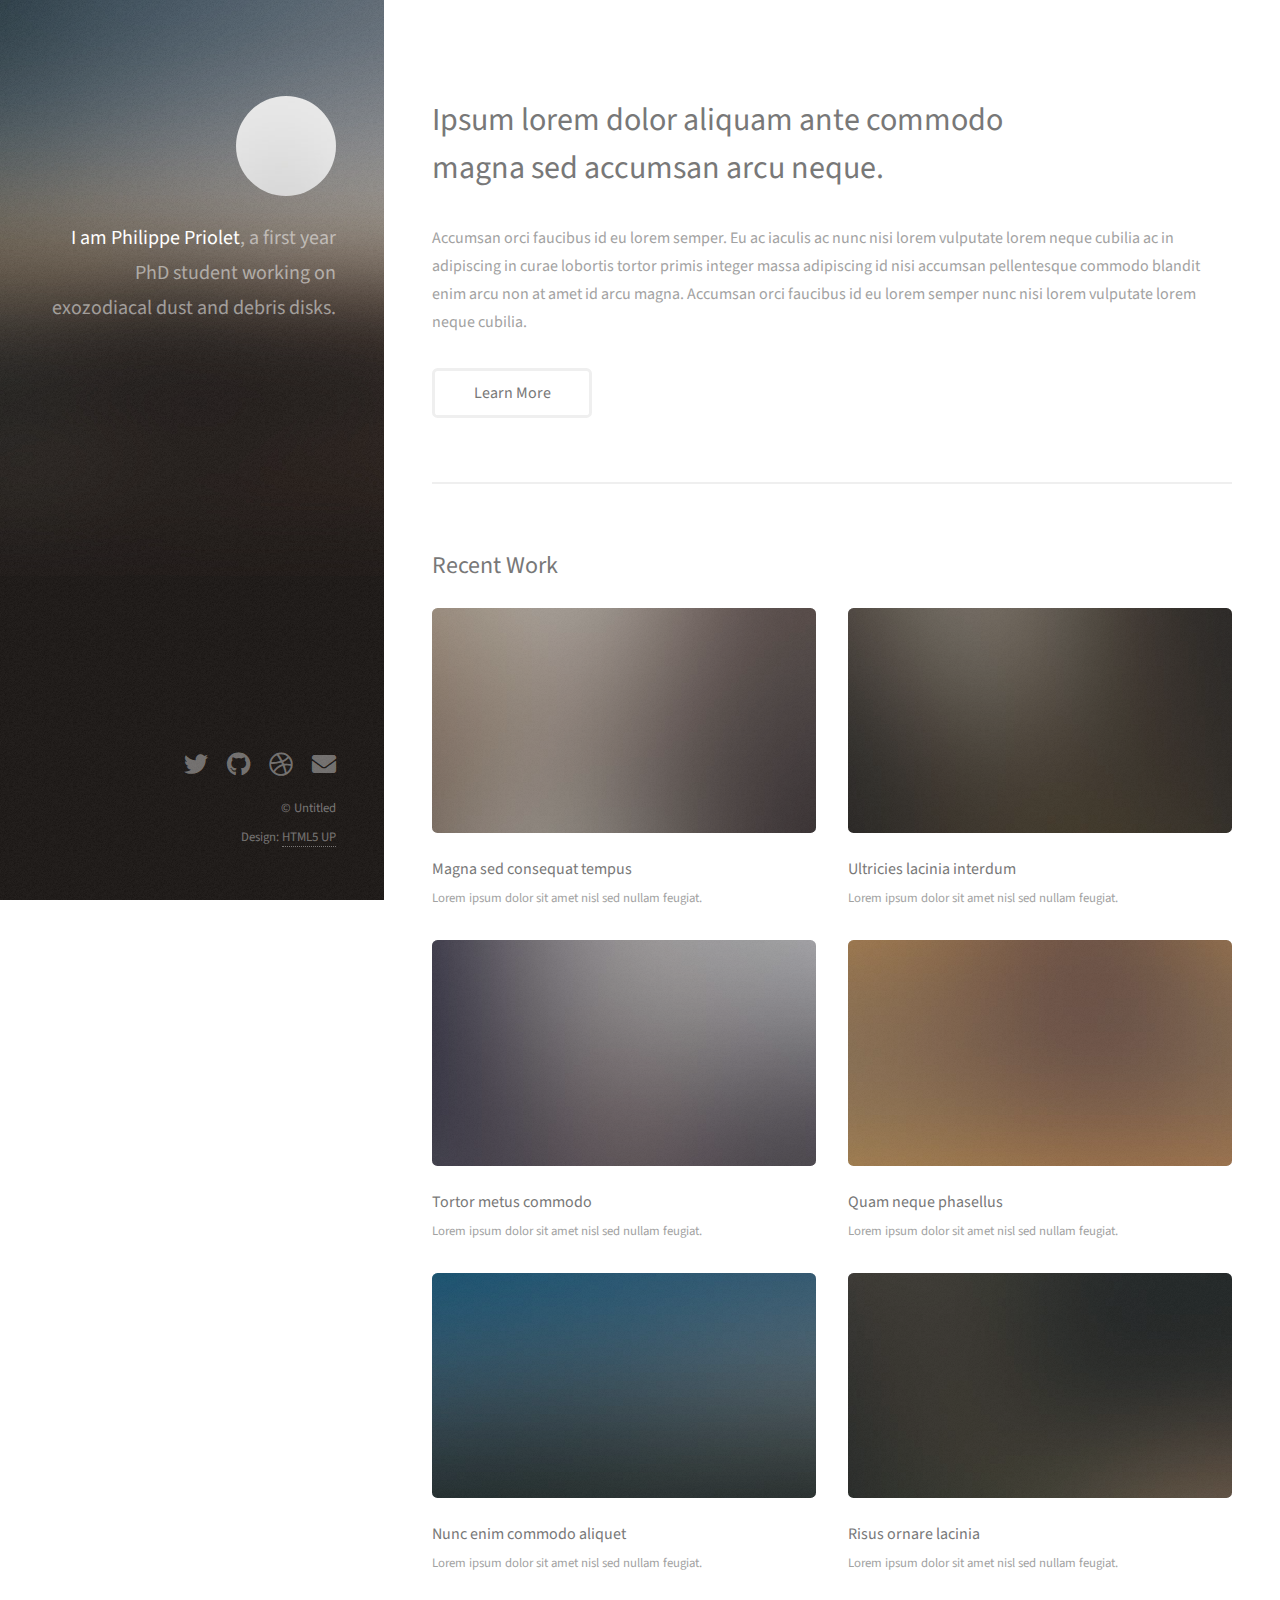
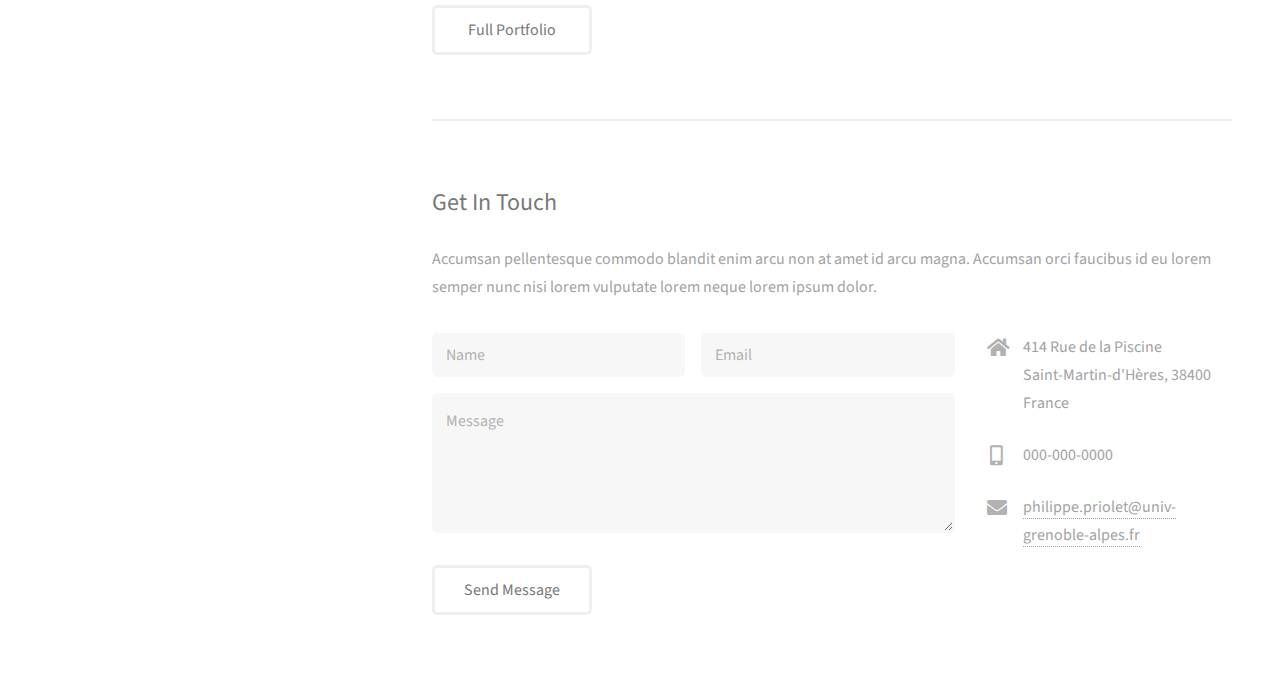
<file: index.html>
<!DOCTYPE HTML>
<!--
	Strata by HTML5 UP
	html5up.net | @ajlkn
	Free for personal and commercial use under the CCA 3.0 license (html5up.net/license)
-->
<html>
	<head>
		<title>Philippe Priolet</title>
		<meta charset="utf-8" />
		<meta name="viewport" content="width=device-width, initial-scale=1, user-scalable=no" />
		<link rel="stylesheet" href="assets/css/main.css" />
	</head>
	<body class="is-preload">

		<!-- Header -->
			<header id="header">
				<div class="inner">
					<a href="#" class="image avatar"><img src="images/avatar.jpg" alt="" /></a>
					<h1><strong>I am Philippe Priolet</strong>, a first year PhD student<br />
					working on exozodiacal dust and debris disks.<br />
				</div>
			</header>

		<!-- Main -->
			<div id="main">

				<!-- One -->
					<section id="one">
						<header class="major">
							<h2>Ipsum lorem dolor aliquam ante commodo<br />
							magna sed accumsan arcu neque.</h2>
						</header>
						<p>Accumsan orci faucibus id eu lorem semper. Eu ac iaculis ac nunc nisi lorem vulputate lorem neque cubilia ac in adipiscing in curae lobortis tortor primis integer massa adipiscing id nisi accumsan pellentesque commodo blandit enim arcu non at amet id arcu magna. Accumsan orci faucibus id eu lorem semper nunc nisi lorem vulputate lorem neque cubilia.</p>
						<ul class="actions">
							<li><a href="#" class="button">Learn More</a></li>
						</ul>
					</section>

				<!-- Two -->
					<section id="two">
						<h2>Recent Work</h2>
						<div class="row">
							<article class="col-6 col-12-xsmall work-item">
								<a href="images/fulls/01.jpg" class="image fit thumb"><img src="images/thumbs/01.jpg" alt="" /></a>
								<h3>Magna sed consequat tempus</h3>
								<p>Lorem ipsum dolor sit amet nisl sed nullam feugiat.</p>
							</article>
							<article class="col-6 col-12-xsmall work-item">
								<a href="images/fulls/02.jpg" class="image fit thumb"><img src="images/thumbs/02.jpg" alt="" /></a>
								<h3>Ultricies lacinia interdum</h3>
								<p>Lorem ipsum dolor sit amet nisl sed nullam feugiat.</p>
							</article>
							<article class="col-6 col-12-xsmall work-item">
								<a href="images/fulls/03.jpg" class="image fit thumb"><img src="images/thumbs/03.jpg" alt="" /></a>
								<h3>Tortor metus commodo</h3>
								<p>Lorem ipsum dolor sit amet nisl sed nullam feugiat.</p>
							</article>
							<article class="col-6 col-12-xsmall work-item">
								<a href="images/fulls/04.jpg" class="image fit thumb"><img src="images/thumbs/04.jpg" alt="" /></a>
								<h3>Quam neque phasellus</h3>
								<p>Lorem ipsum dolor sit amet nisl sed nullam feugiat.</p>
							</article>
							<article class="col-6 col-12-xsmall work-item">
								<a href="images/fulls/05.jpg" class="image fit thumb"><img src="images/thumbs/05.jpg" alt="" /></a>
								<h3>Nunc enim commodo aliquet</h3>
								<p>Lorem ipsum dolor sit amet nisl sed nullam feugiat.</p>
							</article>
							<article class="col-6 col-12-xsmall work-item">
								<a href="images/fulls/06.jpg" class="image fit thumb"><img src="images/thumbs/06.jpg" alt="" /></a>
								<h3>Risus ornare lacinia</h3>
								<p>Lorem ipsum dolor sit amet nisl sed nullam feugiat.</p>
							</article>
						</div>
						<ul class="actions">
							<li><a href="#" class="button">Full Portfolio</a></li>
						</ul>
					</section>

				<!-- Three -->
					<section id="three">
						<h2>Get In Touch</h2>
						<p>Accumsan pellentesque commodo blandit enim arcu non at amet id arcu magna. Accumsan orci faucibus id eu lorem semper nunc nisi lorem vulputate lorem neque lorem ipsum dolor.</p>
						<div class="row">
							<div class="col-8 col-12-small">
								<form method="post" action="#">
									<div class="row gtr-uniform gtr-50">
										<div class="col-6 col-12-xsmall"><input type="text" name="name" id="name" placeholder="Name" /></div>
										<div class="col-6 col-12-xsmall"><input type="email" name="email" id="email" placeholder="Email" /></div>
										<div class="col-12"><textarea name="message" id="message" placeholder="Message" rows="4"></textarea></div>
									</div>
								</form>
								<ul class="actions">
									<li><input type="submit" value="Send Message" /></li>
								</ul>
							</div>
							<div class="col-4 col-12-small">
								<ul class="labeled-icons">
									<li>
										<h3 class="icon solid fa-home"><span class="label">Address</span></h3>
										414 Rue de la Piscine<br />
										Saint-Martin-d'Hères, 38400<br />
										France

						 
									</li>
									<li>
										<h3 class="icon solid fa-mobile-alt"><span class="label">Phone</span></h3>
										000-000-0000
									</li>
									<li>
										<h3 class="icon solid fa-envelope"><span class="label">Email</span></h3>
										<a href="#">philippe.priolet@univ-grenoble-alpes.fr</a>
									</li>
								</ul>
							</div>
						</div>
					</section>

				<!-- Four -->
				<!--
					<section id="four">
						<h2>Elements</h2>

						<section>
							<h4>Text</h4>
							<p>This is <b>bold</b> and this is <strong>strong</strong>. This is <i>italic</i> and this is <em>emphasized</em>.
							This is <sup>superscript</sup> text and this is <sub>subscript</sub> text.
							This is <u>underlined</u> and this is code: <code>for (;;) { ... }</code>. Finally, <a href="#">this is a link</a>.</p>
							<hr />
							<header>
								<h4>Heading with a Subtitle</h4>
								<p>Lorem ipsum dolor sit amet nullam id egestas urna aliquam</p>
							</header>
							<p>Nunc lacinia ante nunc ac lobortis. Interdum adipiscing gravida odio porttitor sem non mi integer non faucibus ornare mi ut ante amet placerat aliquet. Volutpat eu sed ante lacinia sapien lorem accumsan varius montes viverra nibh in adipiscing blandit tempus accumsan.</p>
							<header>
								<h5>Heading with a Subtitle</h5>
								<p>Lorem ipsum dolor sit amet nullam id egestas urna aliquam</p>
							</header>
							<p>Nunc lacinia ante nunc ac lobortis. Interdum adipiscing gravida odio porttitor sem non mi integer non faucibus ornare mi ut ante amet placerat aliquet. Volutpat eu sed ante lacinia sapien lorem accumsan varius montes viverra nibh in adipiscing blandit tempus accumsan.</p>
							<hr />
							<h2>Heading Level 2</h2>
							<h3>Heading Level 3</h3>
							<h4>Heading Level 4</h4>
							<h5>Heading Level 5</h5>
							<h6>Heading Level 6</h6>
							<hr />
							<h5>Blockquote</h5>
							<blockquote>Fringilla nisl. Donec accumsan interdum nisi, quis tincidunt felis sagittis eget tempus euismod. Vestibulum ante ipsum primis in faucibus vestibulum. Blandit adipiscing eu felis iaculis volutpat ac adipiscing accumsan faucibus. Vestibulum ante ipsum primis in faucibus lorem ipsum dolor sit amet nullam adipiscing eu felis.</blockquote>
							<h5>Preformatted</h5>
							<pre><code>i = 0;

while (!deck.isInOrder()) {
print 'Iteration ' + i;
deck.shuffle();
i++;
}

print 'It took ' + i + ' iterations to sort the deck.';</code></pre>
						</section>

						<section>
							<h4>Lists</h4>
							<div class="row">
								<div class="col-6 col-12-xsmall">
									<h5>Unordered</h5>
									<ul>
										<li>Dolor pulvinar etiam magna etiam.</li>
										<li>Sagittis adipiscing lorem eleifend.</li>
										<li>Felis enim feugiat dolore viverra.</li>
									</ul>
									<h5>Alternate</h5>
									<ul class="alt">
										<li>Dolor pulvinar etiam magna etiam.</li>
										<li>Sagittis adipiscing lorem eleifend.</li>
										<li>Felis enim feugiat dolore viverra.</li>
									</ul>
								</div>
								<div class="col-6 col-12-xsmall">
									<h5>Ordered</h5>
									<ol>
										<li>Dolor pulvinar etiam magna etiam.</li>
										<li>Etiam vel felis at lorem sed viverra.</li>
										<li>Felis enim feugiat dolore viverra.</li>
										<li>Dolor pulvinar etiam magna etiam.</li>
										<li>Etiam vel felis at lorem sed viverra.</li>
										<li>Felis enim feugiat dolore viverra.</li>
									</ol>
									<h5>Icons</h5>
									<ul class="icons">
										<li><a href="#" class="icon brands fa-twitter"><span class="label">Twitter</span></a></li>
										<li><a href="#" class="icon brands fa-facebook-f"><span class="label">Facebook</span></a></li>
										<li><a href="#" class="icon brands fa-instagram"><span class="label">Instagram</span></a></li>
										<li><a href="#" class="icon brands fa-github"><span class="label">Github</span></a></li>
										<li><a href="#" class="icon brands fa-dribbble"><span class="label">Dribbble</span></a></li>
										<li><a href="#" class="icon brands fa-tumblr"><span class="label">Tumblr</span></a></li>
									</ul>
								</div>
							</div>
							<h5>Actions</h5>
							<ul class="actions">
								<li><a href="#" class="button primary">Default</a></li>
								<li><a href="#" class="button">Default</a></li>
							</ul>
							<ul class="actions small">
								<li><a href="#" class="button primary small">Small</a></li>
								<li><a href="#" class="button small">Small</a></li>
							</ul>
							<div class="row">
								<div class="col-6 col-12-small">
									<ul class="actions stacked">
										<li><a href="#" class="button primary">Default</a></li>
										<li><a href="#" class="button">Default</a></li>
									</ul>
								</div>
								<div class="col-6 col-12-small">
									<ul class="actions stacked">
										<li><a href="#" class="button primary small">Small</a></li>
										<li><a href="#" class="button small">Small</a></li>
									</ul>
								</div>
								<div class="col-6 col-12-small">
									<ul class="actions stacked">
										<li><a href="#" class="button primary fit">Default</a></li>
										<li><a href="#" class="button fit">Default</a></li>
									</ul>
								</div>
								<div class="col-6 col-12-small">
									<ul class="actions stacked">
										<li><a href="#" class="button primary small fit">Small</a></li>
										<li><a href="#" class="button small fit">Small</a></li>
									</ul>
								</div>
							</div>
						</section>

						<section>
							<h4>Table</h4>
							<h5>Default</h5>
							<div class="table-wrapper">
								<table>
									<thead>
										<tr>
											<th>Name</th>
											<th>Description</th>
											<th>Price</th>
										</tr>
									</thead>
									<tbody>
										<tr>
											<td>Item One</td>
											<td>Ante turpis integer aliquet porttitor.</td>
											<td>29.99</td>
										</tr>
										<tr>
											<td>Item Two</td>
											<td>Vis ac commodo adipiscing arcu aliquet.</td>
											<td>19.99</td>
										</tr>
										<tr>
											<td>Item Three</td>
											<td> Morbi faucibus arcu accumsan lorem.</td>
											<td>29.99</td>
										</tr>
										<tr>
											<td>Item Four</td>
											<td>Vitae integer tempus condimentum.</td>
											<td>19.99</td>
										</tr>
										<tr>
											<td>Item Five</td>
											<td>Ante turpis integer aliquet porttitor.</td>
											<td>29.99</td>
										</tr>
									</tbody>
									<tfoot>
										<tr>
											<td colspan="2"></td>
											<td>100.00</td>
										</tr>
									</tfoot>
								</table>
							</div>

							<h5>Alternate</h5>
							<div class="table-wrapper">
								<table class="alt">
									<thead>
										<tr>
											<th>Name</th>
											<th>Description</th>
											<th>Price</th>
										</tr>
									</thead>
									<tbody>
										<tr>
											<td>Item One</td>
											<td>Ante turpis integer aliquet porttitor.</td>
											<td>29.99</td>
										</tr>
										<tr>
											<td>Item Two</td>
											<td>Vis ac commodo adipiscing arcu aliquet.</td>
											<td>19.99</td>
										</tr>
										<tr>
											<td>Item Three</td>
											<td> Morbi faucibus arcu accumsan lorem.</td>
											<td>29.99</td>
										</tr>
										<tr>
											<td>Item Four</td>
											<td>Vitae integer tempus condimentum.</td>
											<td>19.99</td>
										</tr>
										<tr>
											<td>Item Five</td>
											<td>Ante turpis integer aliquet porttitor.</td>
											<td>29.99</td>
										</tr>
									</tbody>
									<tfoot>
										<tr>
											<td colspan="2"></td>
											<td>100.00</td>
										</tr>
									</tfoot>
								</table>
							</div>
						</section>

						<section>
							<h4>Buttons</h4>
							<ul class="actions">
								<li><a href="#" class="button primary">Primary</a></li>
								<li><a href="#" class="button">Default</a></li>
							</ul>
							<ul class="actions">
								<li><a href="#" class="button large">Large</a></li>
								<li><a href="#" class="button">Default</a></li>
								<li><a href="#" class="button small">Small</a></li>
							</ul>
							<ul class="actions fit">
								<li><a href="#" class="button primary fit">Fit</a></li>
								<li><a href="#" class="button fit">Fit</a></li>
							</ul>
							<ul class="actions fit small">
								<li><a href="#" class="button primary fit small">Fit + Small</a></li>
								<li><a href="#" class="button fit small">Fit + Small</a></li>
							</ul>
							<ul class="actions">
								<li><a href="#" class="button primary icon solid fa-download">Icon</a></li>
								<li><a href="#" class="button icon solid fa-download">Icon</a></li>
							</ul>
							<ul class="actions">
								<li><span class="button primary disabled">Primary</span></li>
								<li><span class="button disabled">Default</span></li>
							</ul>
						</section>

						<section>
							<h4>Form</h4>
							<form method="post" action="#">
								<div class="row gtr-uniform gtr-50">
									<div class="col-6 col-12-xsmall">
										<input type="text" name="demo-name" id="demo-name" value="" placeholder="Name" />
									</div>
									<div class="col-6 col-12-xsmall">
										<input type="email" name="demo-email" id="demo-email" value="" placeholder="Email" />
									</div>
									<div class="col-12">
										<select name="demo-category" id="demo-category">
											<option value="">- Category -</option>
											<option value="1">Manufacturing</option>
											<option value="1">Shipping</option>
											<option value="1">Administration</option>
											<option value="1">Human Resources</option>
										</select>
									</div>
									<div class="col-4 col-12-small">
										<input type="radio" id="demo-priority-low" name="demo-priority" checked>
										<label for="demo-priority-low">Low Priority</label>
									</div>
									<div class="col-4 col-12-small">
										<input type="radio" id="demo-priority-normal" name="demo-priority">
										<label for="demo-priority-normal">Normal Priority</label>
									</div>
									<div class="col-4 col-12-small">
										<input type="radio" id="demo-priority-high" name="demo-priority">
										<label for="demo-priority-high">High Priority</label>
									</div>
									<div class="col-6 col-12-small">
										<input type="checkbox" id="demo-copy" name="demo-copy">
										<label for="demo-copy">Email me a copy of this message</label>
									</div>
									<div class="col-6 col-12-small">
										<input type="checkbox" id="demo-human" name="demo-human" checked>
										<label for="demo-human">I am a human and not a robot</label>
									</div>
									<div class="col-12">
										<textarea name="demo-message" id="demo-message" placeholder="Enter your message" rows="6"></textarea>
									</div>
									<div class="col-12">
										<ul class="actions">
											<li><input type="submit" value="Send Message" class="primary" /></li>
											<li><input type="reset" value="Reset" /></li>
										</ul>
									</div>
								</div>
							</form>
						</section>

						<section>
							<h4>Image</h4>
							<h5>Fit</h5>
							<div class="box alt">
								<div class="row gtr-50 gtr-uniform">
									<div class="col-12"><span class="image fit"><img src="images/fulls/05.jpg" alt="" /></span></div>
									<div class="col-4"><span class="image fit"><img src="images/thumbs/01.jpg" alt="" /></span></div>
									<div class="col-4"><span class="image fit"><img src="images/thumbs/02.jpg" alt="" /></span></div>
									<div class="col-4"><span class="image fit"><img src="images/thumbs/03.jpg" alt="" /></span></div>
									<div class="col-4"><span class="image fit"><img src="images/thumbs/04.jpg" alt="" /></span></div>
									<div class="col-4"><span class="image fit"><img src="images/thumbs/05.jpg" alt="" /></span></div>
									<div class="col-4"><span class="image fit"><img src="images/thumbs/06.jpg" alt="" /></span></div>
									<div class="col-4"><span class="image fit"><img src="images/thumbs/03.jpg" alt="" /></span></div>
									<div class="col-4"><span class="image fit"><img src="images/thumbs/02.jpg" alt="" /></span></div>
									<div class="col-4"><span class="image fit"><img src="images/thumbs/01.jpg" alt="" /></span></div>
								</div>
							</div>
							<h5>Left &amp; Right</h5>
							<p><span class="image left"><img src="images/avatar.jpg" alt="" /></span>Fringilla nisl. Donec accumsan interdum nisi, quis tincidunt felis sagittis eget. tempus euismod. Vestibulum ante ipsum primis in faucibus vestibulum. Blandit adipiscing eu felis iaculis volutpat ac adipiscing accumsan eu faucibus. Integer ac pellentesque praesent tincidunt felis sagittis eget. tempus euismod. Vestibulum ante ipsum primis in faucibus vestibulum. Blandit adipiscing eu felis iaculis volutpat ac adipiscing accumsan eu faucibus. Integer ac pellentesque praesent. Donec accumsan interdum nisi, quis tincidunt felis sagittis eget. tempus euismod. Vestibulum ante ipsum primis in faucibus vestibulum. Blandit adipiscing eu felis iaculis volutpat ac adipiscing accumsan eu faucibus. Integer ac pellentesque praesent tincidunt felis sagittis eget. tempus euismod. Vestibulum ante ipsum primis in faucibus vestibulum. Blandit adipiscing eu felis iaculis volutpat ac adipiscing accumsan eu faucibus. Integer ac pellentesque praesent.</p>
							<p><span class="image right"><img src="images/avatar.jpg" alt="" /></span>Fringilla nisl. Donec accumsan interdum nisi, quis tincidunt felis sagittis eget. tempus euismod. Vestibulum ante ipsum primis in faucibus vestibulum. Blandit adipiscing eu felis iaculis volutpat ac adipiscing accumsan eu faucibus. Integer ac pellentesque praesent tincidunt felis sagittis eget. tempus euismod. Vestibulum ante ipsum primis in faucibus vestibulum. Blandit adipiscing eu felis iaculis volutpat ac adipiscing accumsan eu faucibus. Integer ac pellentesque praesent. Donec accumsan interdum nisi, quis tincidunt felis sagittis eget. tempus euismod. Vestibulum ante ipsum primis in faucibus vestibulum. Blandit adipiscing eu felis iaculis volutpat ac adipiscing accumsan eu faucibus. Integer ac pellentesque praesent tincidunt felis sagittis eget. tempus euismod. Vestibulum ante ipsum primis in faucibus vestibulum. Blandit adipiscing eu felis iaculis volutpat ac adipiscing accumsan eu faucibus. Integer ac pellentesque praesent.</p>
						</section>

					</section>
				-->

			</div>

		<!-- Footer -->
			<footer id="footer">
				<div class="inner">
					<ul class="icons">
						<li><a href="#" class="icon brands fa-twitter"><span class="label">Twitter</span></a></li>
						<li><a href="#" class="icon brands fa-github"><span class="label">Github</span></a></li>
						<li><a href="#" class="icon brands fa-dribbble"><span class="label">Dribbble</span></a></li>
						<li><a href="#" class="icon solid fa-envelope"><span class="label">Email</span></a></li>
					</ul>
					<ul class="copyright">
						<li>&copy; Untitled</li><li>Design: <a href="http://html5up.net">HTML5 UP</a></li>
					</ul>
				</div>
			</footer>

		<!-- Scripts -->
			<script src="assets/js/jquery.min.js"></script>
			<script src="assets/js/jquery.poptrox.min.js"></script>
			<script src="assets/js/browser.min.js"></script>
			<script src="assets/js/breakpoints.min.js"></script>
			<script src="assets/js/util.js"></script>
			<script src="assets/js/main.js"></script>

	</body>
</html>
</file>
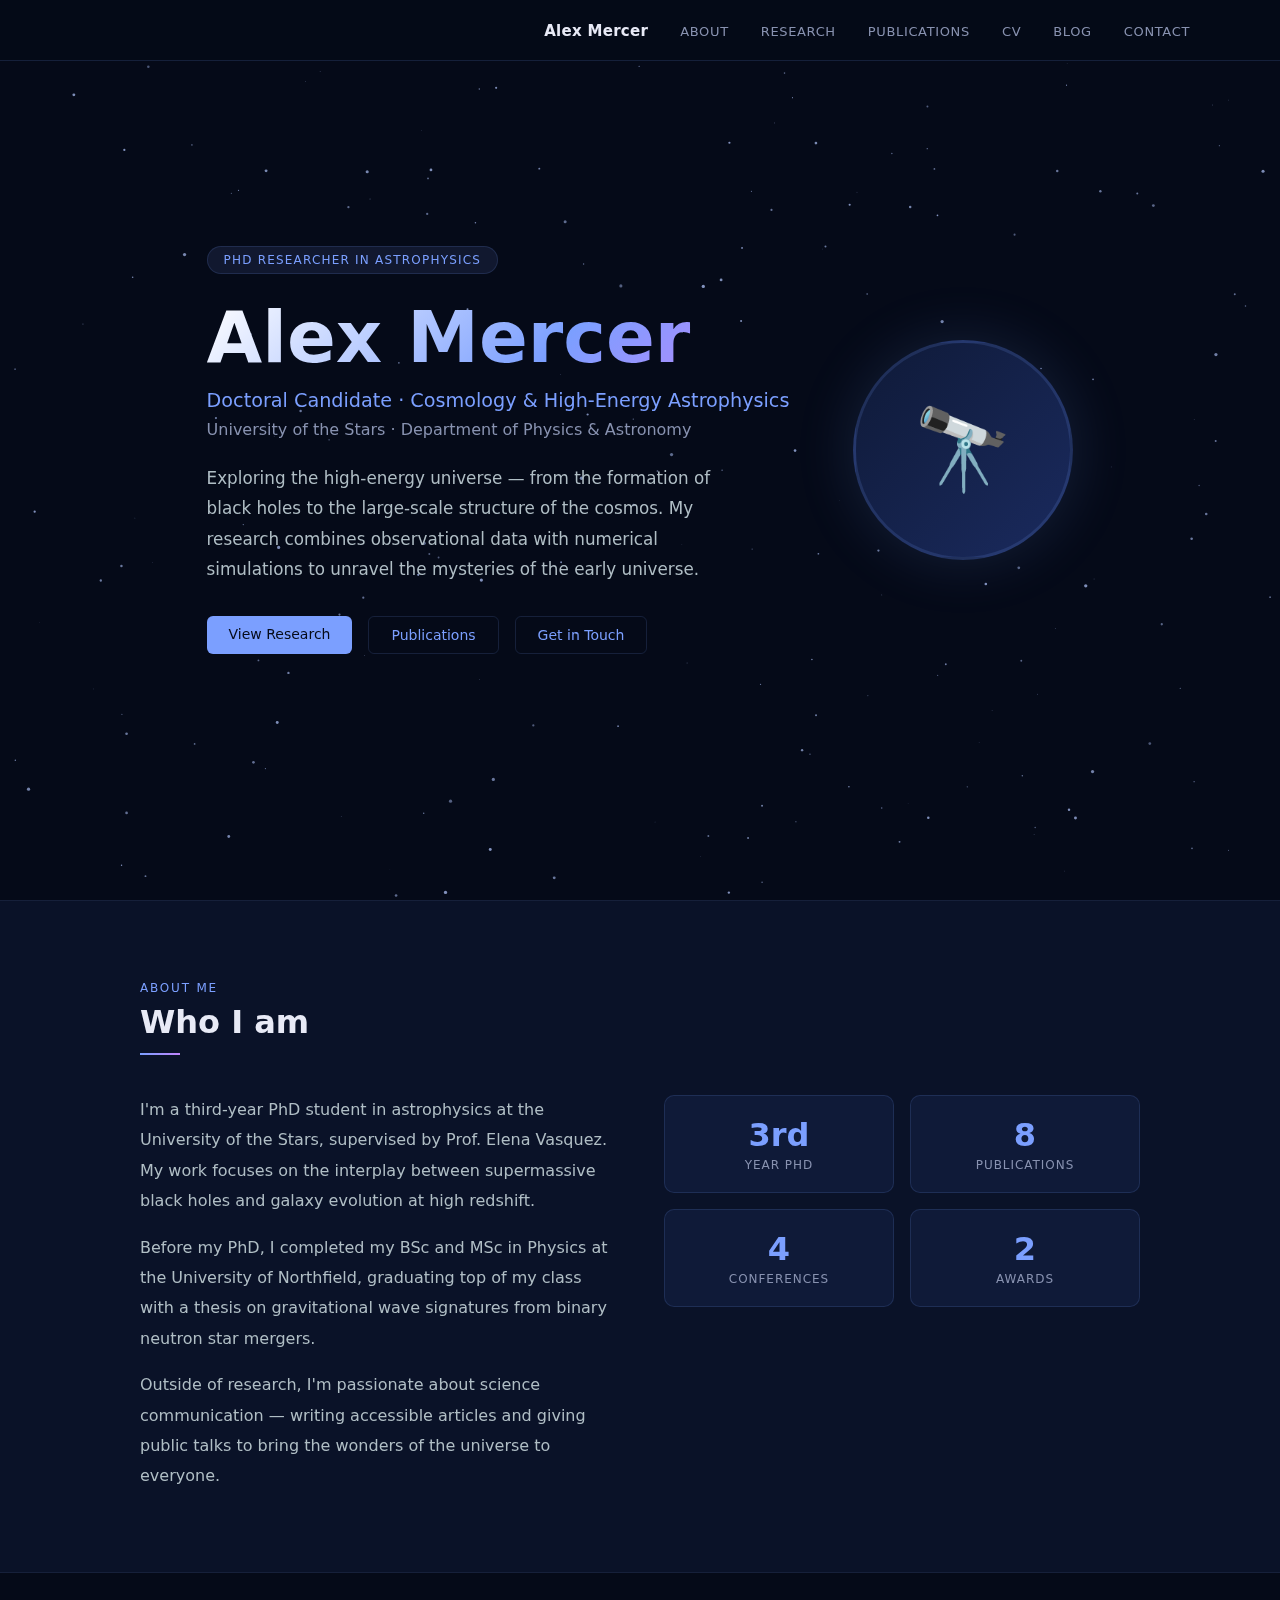
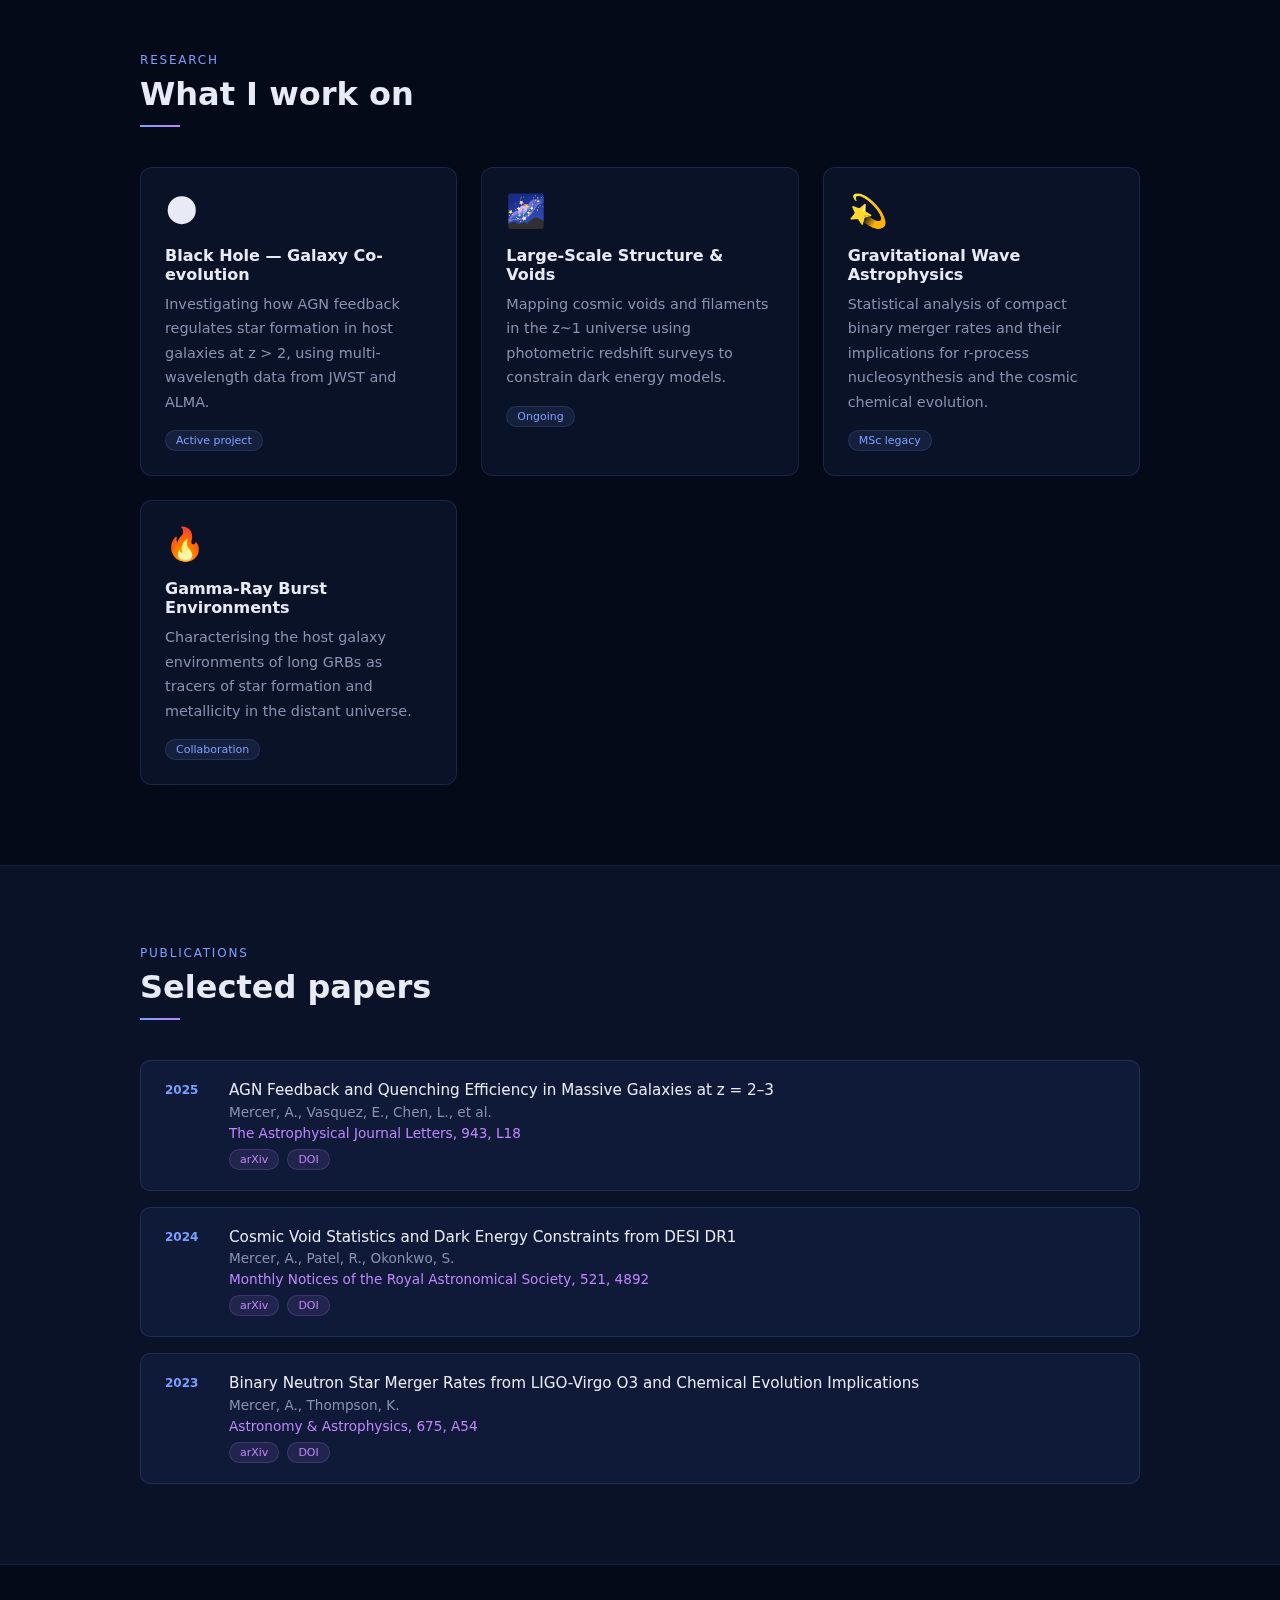
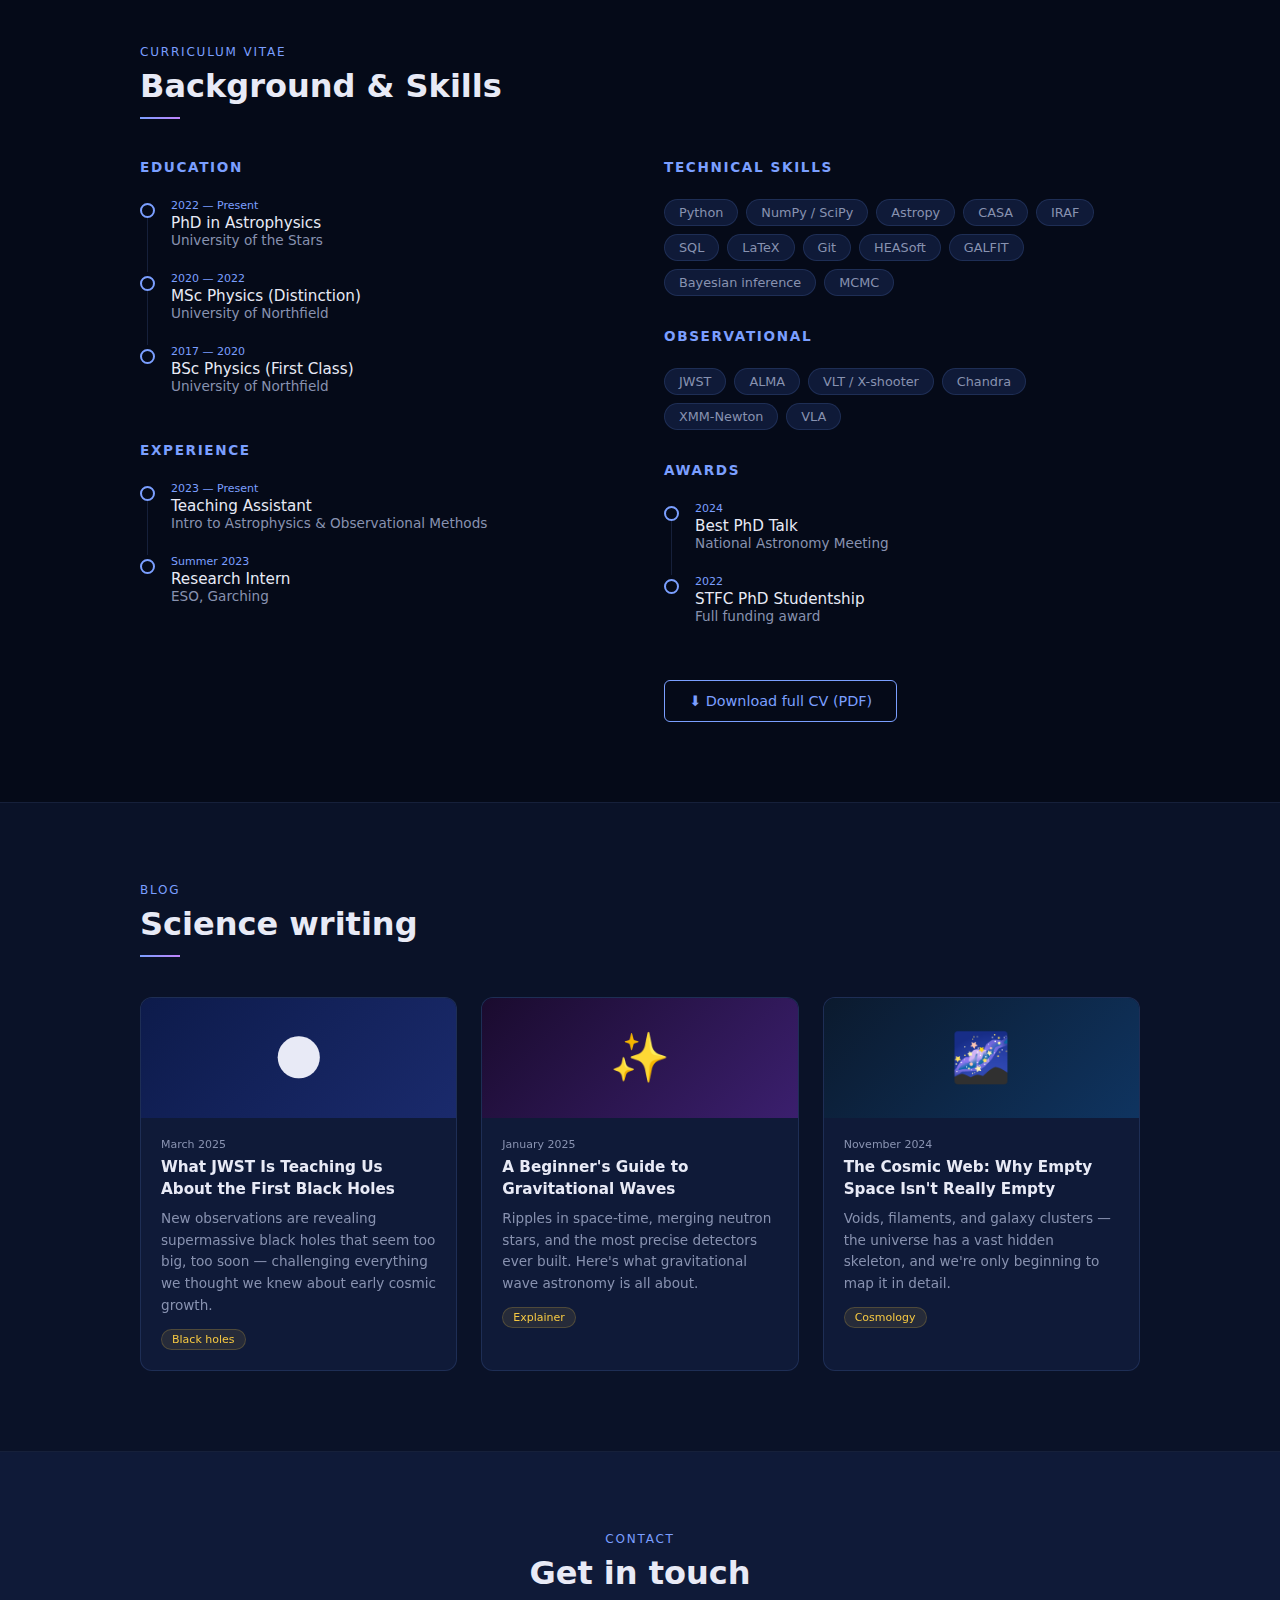
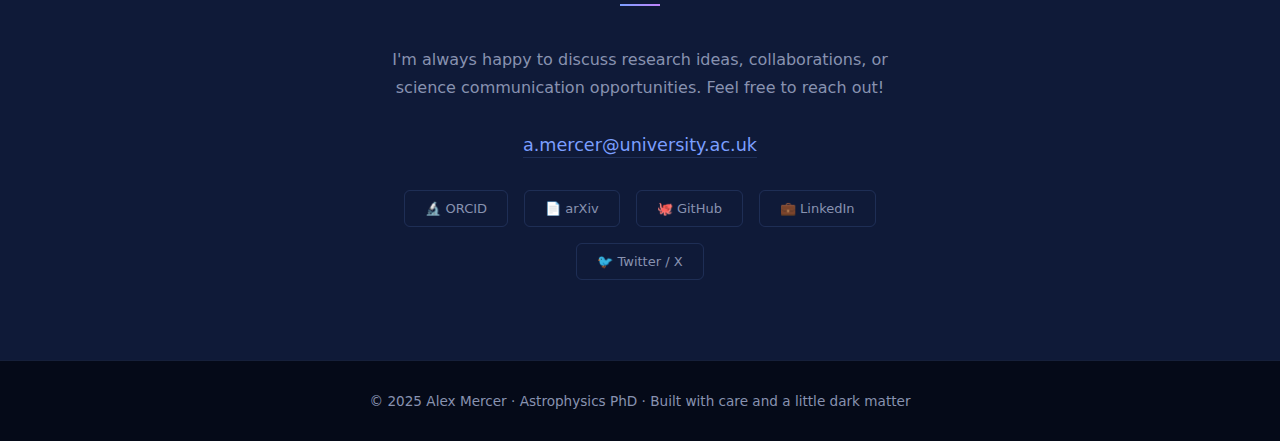
<file: astro_website.html>
<!DOCTYPE html>
<html lang="en">
<head>
<meta charset="UTF-8">
<meta name="viewport" content="width=device-width, initial-scale=1.0">
<title>Dr. Alex Mercer — Astrophysics</title>
<style>
  *{margin:0;padding:0;box-sizing:border-box}
  :root{
    --bg:#050a18;--bg2:#0a1228;--bg3:#0f1a38;
    --accent:#7b9fff;--accent2:#c084fc;--gold:#f5c842;
    --text:#e8eaf6;--muted:#8892b0;--border:rgba(123,159,255,0.15)
  }
  html{scroll-behavior:smooth}
  body{background:var(--bg);color:var(--text);font-family:'Segoe UI',system-ui,sans-serif;overflow-x:hidden}
  canvas#stars{position:fixed;top:0;left:0;width:100%;height:100%;z-index:0;pointer-events:none}

  nav{position:fixed;top:0;width:100%;z-index:100;background:rgba(5,10,24,0.85);backdrop-filter:blur(12px);border-bottom:1px solid var(--border);padding:0 2rem}
  nav ul{display:flex;list-style:none;gap:2rem;max-width:1100px;margin:0 auto;height:60px;align-items:center;justify-content:flex-end}
  nav a{color:var(--muted);text-decoration:none;font-size:13px;letter-spacing:.05em;text-transform:uppercase;transition:color .2s}
  nav a:hover{color:var(--accent)}
  .nav-name{margin-right:auto;color:var(--text);font-weight:600;font-size:15px;letter-spacing:.02em}

  section{position:relative;z-index:1;padding:5rem 2rem}
  .container{max-width:1000px;margin:0 auto}

  /* HERO */
  #hero{min-height:100vh;display:flex;align-items:center;padding-top:80px}
  .hero-inner{display:grid;grid-template-columns:1fr auto;gap:4rem;align-items:center}
  .hero-badge{display:inline-block;background:rgba(123,159,255,0.1);border:1px solid var(--border);color:var(--accent);font-size:12px;letter-spacing:.1em;text-transform:uppercase;padding:6px 16px;border-radius:20px;margin-bottom:1.5rem}
  h1.hero-name{font-size:clamp(2.5rem,6vw,4.5rem);font-weight:700;line-height:1.1;margin-bottom:.75rem;background:linear-gradient(135deg,#fff 0%,var(--accent) 60%,var(--accent2) 100%);-webkit-background-clip:text;-webkit-text-fill-color:transparent;background-clip:text}
  .hero-title{font-size:1.2rem;color:var(--accent);margin-bottom:.5rem;font-weight:400}
  .hero-uni{font-size:1rem;color:var(--muted);margin-bottom:1.5rem}
  .hero-bio{font-size:1.05rem;line-height:1.8;color:#b0bec5;max-width:520px;margin-bottom:2rem}
  .hero-links{display:flex;gap:1rem;flex-wrap:wrap}
  .btn{padding:10px 22px;border-radius:6px;font-size:14px;font-weight:500;text-decoration:none;transition:all .2s;cursor:pointer;border:none}
  .btn-primary{background:var(--accent);color:#050a18}
  .btn-primary:hover{background:#9bb5ff}
  .btn-outline{background:transparent;border:1px solid var(--border);color:var(--accent)}
  .btn-outline:hover{background:rgba(123,159,255,0.1);border-color:var(--accent)}
  .avatar{width:220px;height:220px;border-radius:50%;border:3px solid var(--border);background:linear-gradient(135deg,#0f1a38,#1a2a5e);display:flex;align-items:center;justify-content:center;font-size:5rem;flex-shrink:0;box-shadow:0 0 60px rgba(123,159,255,0.15)}

  /* SECTION STYLES */
  .section-label{font-size:12px;letter-spacing:.15em;text-transform:uppercase;color:var(--accent);margin-bottom:.5rem}
  .section-title{font-size:2rem;font-weight:700;margin-bottom:.75rem}
  .section-line{width:40px;height:2px;background:linear-gradient(90deg,var(--accent),var(--accent2));margin-bottom:2.5rem}
  .divider{border:none;border-top:1px solid var(--border);margin:0}

  /* ABOUT */
  #about{background:var(--bg2)}
  .about-grid{display:grid;grid-template-columns:1fr 1fr;gap:3rem;align-items:start}
  .about-text{font-size:1rem;line-height:1.9;color:#b0bec5}
  .about-text p+p{margin-top:1rem}
  .stats-grid{display:grid;grid-template-columns:1fr 1fr;gap:1rem}
  .stat-card{background:var(--bg3);border:1px solid var(--border);border-radius:10px;padding:1.25rem;text-align:center}
  .stat-num{font-size:2rem;font-weight:700;color:var(--accent)}
  .stat-label{font-size:12px;color:var(--muted);text-transform:uppercase;letter-spacing:.08em;margin-top:4px}

  /* RESEARCH */
  #research{background:var(--bg)}
  .research-grid{display:grid;grid-template-columns:repeat(auto-fit,minmax(280px,1fr));gap:1.5rem}
  .res-card{background:var(--bg2);border:1px solid var(--border);border-radius:12px;padding:1.5rem;transition:border-color .2s,transform .2s}
  .res-card:hover{border-color:var(--accent);transform:translateY(-3px)}
  .res-icon{font-size:2rem;margin-bottom:1rem}
  .res-title{font-size:1rem;font-weight:600;margin-bottom:.5rem;color:var(--text)}
  .res-desc{font-size:.9rem;color:var(--muted);line-height:1.7}
  .res-tag{display:inline-block;margin-top:1rem;font-size:11px;padding:3px 10px;border-radius:20px;background:rgba(123,159,255,0.1);color:var(--accent);border:1px solid var(--border)}

  /* PUBLICATIONS */
  #publications{background:var(--bg2)}
  .pub-list{display:flex;flex-direction:column;gap:1rem}
  .pub-item{background:var(--bg3);border:1px solid var(--border);border-radius:10px;padding:1.25rem 1.5rem;display:flex;gap:1.5rem;align-items:flex-start;transition:border-color .2s}
  .pub-item:hover{border-color:var(--accent)}
  .pub-year{font-size:12px;color:var(--accent);font-weight:600;min-width:40px;padding-top:2px}
  .pub-title{font-size:.95rem;font-weight:500;margin-bottom:.3rem;color:var(--text)}
  .pub-authors{font-size:.85rem;color:var(--muted);margin-bottom:.3rem}
  .pub-journal{font-size:.85rem;color:var(--accent2)}
  .pub-links{display:flex;gap:.5rem;margin-top:.5rem}
  .pub-link{font-size:11px;padding:3px 10px;border-radius:20px;background:rgba(192,132,252,0.1);color:var(--accent2);border:1px solid rgba(192,132,252,0.2);text-decoration:none;transition:background .2s}
  .pub-link:hover{background:rgba(192,132,252,0.2)}

  /* CV */
  #cv{background:var(--bg)}
  .cv-grid{display:grid;grid-template-columns:1fr 1fr;gap:3rem}
  .cv-section-title{font-size:.85rem;letter-spacing:.12em;text-transform:uppercase;color:var(--accent);margin-bottom:1.5rem;font-weight:600}
  .timeline{display:flex;flex-direction:column;gap:0}
  .tl-item{display:flex;gap:1rem;padding-bottom:1.5rem;position:relative}
  .tl-item:not(:last-child)::after{content:'';position:absolute;left:7px;top:18px;bottom:0;width:1px;background:var(--border)}
  .tl-dot{width:15px;height:15px;border-radius:50%;border:2px solid var(--accent);background:var(--bg);flex-shrink:0;margin-top:4px}
  .tl-year{font-size:11px;color:var(--accent);margin-bottom:2px}
  .tl-role{font-size:.95rem;font-weight:500;color:var(--text)}
  .tl-place{font-size:.85rem;color:var(--muted)}
  .skills-cloud{display:flex;flex-wrap:wrap;gap:.5rem;margin-top:1rem}
  .skill{background:var(--bg3);border:1px solid var(--border);border-radius:20px;padding:5px 14px;font-size:.8rem;color:var(--muted)}
  .cv-download{display:inline-flex;align-items:center;gap:.5rem;margin-top:2rem;padding:12px 24px;background:transparent;border:1px solid var(--accent);color:var(--accent);border-radius:6px;font-size:.9rem;text-decoration:none;transition:all .2s}
  .cv-download:hover{background:rgba(123,159,255,0.1)}

  /* BLOG */
  #blog{background:var(--bg2)}
  .blog-grid{display:grid;grid-template-columns:repeat(auto-fit,minmax(280px,1fr));gap:1.5rem}
  .blog-card{background:var(--bg3);border:1px solid var(--border);border-radius:12px;overflow:hidden;transition:border-color .2s,transform .2s;cursor:pointer}
  .blog-card:hover{border-color:var(--accent);transform:translateY(-3px)}
  .blog-img{height:120px;display:flex;align-items:center;justify-content:center;font-size:3rem}
  .blog-img.b1{background:linear-gradient(135deg,#0d1b4b,#1a2a6c)}
  .blog-img.b2{background:linear-gradient(135deg,#1a0b2e,#3b1f6e)}
  .blog-img.b3{background:linear-gradient(135deg,#0b1a2e,#0f3460)}
  .blog-body{padding:1.25rem}
  .blog-date{font-size:11px;color:var(--muted);margin-bottom:.4rem}
  .blog-title{font-size:.95rem;font-weight:600;color:var(--text);margin-bottom:.5rem;line-height:1.4}
  .blog-excerpt{font-size:.85rem;color:var(--muted);line-height:1.6}
  .blog-tag{display:inline-block;margin-top:.75rem;font-size:11px;padding:3px 10px;border-radius:20px;background:rgba(245,200,66,0.1);color:var(--gold);border:1px solid rgba(245,200,66,0.2)}

  /* CONTACT */
  #contact{background:var(--bg3);text-align:center}
  .contact-inner{max-width:560px;margin:0 auto}
  .contact-desc{color:var(--muted);font-size:1rem;line-height:1.8;margin-bottom:2rem}
  .contact-email{display:inline-block;font-size:1.1rem;color:var(--accent);text-decoration:none;border-bottom:1px solid var(--border);padding-bottom:2px;margin-bottom:2rem;transition:border-color .2s}
  .contact-email:hover{border-color:var(--accent)}
  .social-links{display:flex;justify-content:center;gap:1rem;flex-wrap:wrap}
  .social-btn{padding:10px 20px;border:1px solid var(--border);border-radius:6px;color:var(--muted);text-decoration:none;font-size:13px;transition:all .2s;display:flex;align-items:center;gap:.5rem}
  .social-btn:hover{border-color:var(--accent);color:var(--accent);background:rgba(123,159,255,0.05)}

  footer{background:var(--bg);border-top:1px solid var(--border);text-align:center;padding:2rem;color:var(--muted);font-size:.85rem;position:relative;z-index:1}

  @media(max-width:768px){
    .hero-inner{grid-template-columns:1fr;text-align:center}
    .avatar{margin:0 auto}
    .hero-links{justify-content:center}
    .about-grid,.cv-grid{grid-template-columns:1fr}
  }
</style>
</head>
<body>

<canvas id="stars"></canvas>

<nav>
  <ul>
    <li><span class="nav-name">Alex Mercer</span></li>
    <li><a href="#about">About</a></li>
    <li><a href="#research">Research</a></li>
    <li><a href="#publications">Publications</a></li>
    <li><a href="#cv">CV</a></li>
    <li><a href="#blog">Blog</a></li>
    <li><a href="#contact">Contact</a></li>
  </ul>
</nav>

<!-- HERO -->
<section id="hero">
  <div class="container">
    <div class="hero-inner">
      <div>
        <div class="hero-badge">PhD Researcher in Astrophysics</div>
        <h1 class="hero-name">Alex Mercer</h1>
        <div class="hero-title">Doctoral Candidate · Cosmology & High-Energy Astrophysics</div>
        <div class="hero-uni">University of the Stars · Department of Physics & Astronomy</div>
        <p class="hero-bio">Exploring the high-energy universe — from the formation of black holes to the large-scale structure of the cosmos. My research combines observational data with numerical simulations to unravel the mysteries of the early universe.</p>
        <div class="hero-links">
          <a href="#research" class="btn btn-primary">View Research</a>
          <a href="#publications" class="btn btn-outline">Publications</a>
          <a href="#contact" class="btn btn-outline">Get in Touch</a>
        </div>
      </div>
      <div class="avatar">🔭</div>
    </div>
  </div>
</section>

<hr class="divider">

<!-- ABOUT -->
<section id="about">
  <div class="container">
    <div class="section-label">About Me</div>
    <div class="section-title">Who I am</div>
    <div class="section-line"></div>
    <div class="about-grid">
      <div class="about-text">
        <p>I'm a third-year PhD student in astrophysics at the University of the Stars, supervised by Prof. Elena Vasquez. My work focuses on the interplay between supermassive black holes and galaxy evolution at high redshift.</p>
        <p>Before my PhD, I completed my BSc and MSc in Physics at the University of Northfield, graduating top of my class with a thesis on gravitational wave signatures from binary neutron star mergers.</p>
        <p>Outside of research, I'm passionate about science communication — writing accessible articles and giving public talks to bring the wonders of the universe to everyone.</p>
      </div>
      <div class="stats-grid">
        <div class="stat-card"><div class="stat-num">3rd</div><div class="stat-label">Year PhD</div></div>
        <div class="stat-card"><div class="stat-num">8</div><div class="stat-label">Publications</div></div>
        <div class="stat-card"><div class="stat-num">4</div><div class="stat-label">Conferences</div></div>
        <div class="stat-card"><div class="stat-num">2</div><div class="stat-label">Awards</div></div>
      </div>
    </div>
  </div>
</section>

<hr class="divider">

<!-- RESEARCH -->
<section id="research">
  <div class="container">
    <div class="section-label">Research</div>
    <div class="section-title">What I work on</div>
    <div class="section-line"></div>
    <div class="research-grid">
      <div class="res-card">
        <div class="res-icon">🌑</div>
        <div class="res-title">Black Hole — Galaxy Co-evolution</div>
        <div class="res-desc">Investigating how AGN feedback regulates star formation in host galaxies at z > 2, using multi-wavelength data from JWST and ALMA.</div>
        <span class="res-tag">Active project</span>
      </div>
      <div class="res-card">
        <div class="res-icon">🌌</div>
        <div class="res-title">Large-Scale Structure & Voids</div>
        <div class="res-desc">Mapping cosmic voids and filaments in the z~1 universe using photometric redshift surveys to constrain dark energy models.</div>
        <span class="res-tag">Ongoing</span>
      </div>
      <div class="res-card">
        <div class="res-icon">💫</div>
        <div class="res-title">Gravitational Wave Astrophysics</div>
        <div class="res-desc">Statistical analysis of compact binary merger rates and their implications for r-process nucleosynthesis and the cosmic chemical evolution.</div>
        <span class="res-tag">MSc legacy</span>
      </div>
      <div class="res-card">
        <div class="res-icon">🔥</div>
        <div class="res-title">Gamma-Ray Burst Environments</div>
        <div class="res-desc">Characterising the host galaxy environments of long GRBs as tracers of star formation and metallicity in the distant universe.</div>
        <span class="res-tag">Collaboration</span>
      </div>
    </div>
  </div>
</section>

<hr class="divider">

<!-- PUBLICATIONS -->
<section id="publications">
  <div class="container">
    <div class="section-label">Publications</div>
    <div class="section-title">Selected papers</div>
    <div class="section-line"></div>
    <div class="pub-list">
      <div class="pub-item">
        <div class="pub-year">2025</div>
        <div>
          <div class="pub-title">AGN Feedback and Quenching Efficiency in Massive Galaxies at z = 2–3</div>
          <div class="pub-authors">Mercer, A., Vasquez, E., Chen, L., et al.</div>
          <div class="pub-journal">The Astrophysical Journal Letters, 943, L18</div>
          <div class="pub-links"><a href="#" class="pub-link">arXiv</a><a href="#" class="pub-link">DOI</a></div>
        </div>
      </div>
      <div class="pub-item">
        <div class="pub-year">2024</div>
        <div>
          <div class="pub-title">Cosmic Void Statistics and Dark Energy Constraints from DESI DR1</div>
          <div class="pub-authors">Mercer, A., Patel, R., Okonkwo, S.</div>
          <div class="pub-journal">Monthly Notices of the Royal Astronomical Society, 521, 4892</div>
          <div class="pub-links"><a href="#" class="pub-link">arXiv</a><a href="#" class="pub-link">DOI</a></div>
        </div>
      </div>
      <div class="pub-item">
        <div class="pub-year">2023</div>
        <div>
          <div class="pub-title">Binary Neutron Star Merger Rates from LIGO-Virgo O3 and Chemical Evolution Implications</div>
          <div class="pub-authors">Mercer, A., Thompson, K.</div>
          <div class="pub-journal">Astronomy & Astrophysics, 675, A54</div>
          <div class="pub-links"><a href="#" class="pub-link">arXiv</a><a href="#" class="pub-link">DOI</a></div>
        </div>
      </div>
    </div>
  </div>
</section>

<hr class="divider">

<!-- CV -->
<section id="cv">
  <div class="container">
    <div class="section-label">Curriculum Vitae</div>
    <div class="section-title">Background & Skills</div>
    <div class="section-line"></div>
    <div class="cv-grid">
      <div>
        <div class="cv-section-title">Education</div>
        <div class="timeline">
          <div class="tl-item"><div class="tl-dot"></div><div><div class="tl-year">2022 — Present</div><div class="tl-role">PhD in Astrophysics</div><div class="tl-place">University of the Stars</div></div></div>
          <div class="tl-item"><div class="tl-dot"></div><div><div class="tl-year">2020 — 2022</div><div class="tl-role">MSc Physics (Distinction)</div><div class="tl-place">University of Northfield</div></div></div>
          <div class="tl-item"><div class="tl-dot"></div><div><div class="tl-year">2017 — 2020</div><div class="tl-role">BSc Physics (First Class)</div><div class="tl-place">University of Northfield</div></div></div>
        </div>
        <div class="cv-section-title" style="margin-top:1.5rem">Experience</div>
        <div class="timeline">
          <div class="tl-item"><div class="tl-dot"></div><div><div class="tl-year">2023 — Present</div><div class="tl-role">Teaching Assistant</div><div class="tl-place">Intro to Astrophysics & Observational Methods</div></div></div>
          <div class="tl-item"><div class="tl-dot"></div><div><div class="tl-year">Summer 2023</div><div class="tl-role">Research Intern</div><div class="tl-place">ESO, Garching</div></div></div>
        </div>
      </div>
      <div>
        <div class="cv-section-title">Technical Skills</div>
        <div class="skills-cloud">
          <span class="skill">Python</span><span class="skill">NumPy / SciPy</span><span class="skill">Astropy</span><span class="skill">CASA</span><span class="skill">IRAF</span><span class="skill">SQL</span><span class="skill">LaTeX</span><span class="skill">Git</span><span class="skill">HEASoft</span><span class="skill">GALFIT</span><span class="skill">Bayesian inference</span><span class="skill">MCMC</span>
        </div>
        <div class="cv-section-title" style="margin-top:2rem">Observational</div>
        <div class="skills-cloud">
          <span class="skill">JWST</span><span class="skill">ALMA</span><span class="skill">VLT / X-shooter</span><span class="skill">Chandra</span><span class="skill">XMM-Newton</span><span class="skill">VLA</span>
        </div>
        <div class="cv-section-title" style="margin-top:2rem">Awards</div>
        <div class="timeline" style="margin-top:0">
          <div class="tl-item"><div class="tl-dot"></div><div><div class="tl-year">2024</div><div class="tl-role">Best PhD Talk</div><div class="tl-place">National Astronomy Meeting</div></div></div>
          <div class="tl-item"><div class="tl-dot"></div><div><div class="tl-year">2022</div><div class="tl-role">STFC PhD Studentship</div><div class="tl-place">Full funding award</div></div></div>
        </div>
        <a href="#" class="cv-download">⬇ Download full CV (PDF)</a>
      </div>
    </div>
  </div>
</section>

<hr class="divider">

<!-- BLOG -->
<section id="blog">
  <div class="container">
    <div class="section-label">Blog</div>
    <div class="section-title">Science writing</div>
    <div class="section-line"></div>
    <div class="blog-grid">
      <div class="blog-card">
        <div class="blog-img b1">🌑</div>
        <div class="blog-body">
          <div class="blog-date">March 2025</div>
          <div class="blog-title">What JWST Is Teaching Us About the First Black Holes</div>
          <div class="blog-excerpt">New observations are revealing supermassive black holes that seem too big, too soon — challenging everything we thought we knew about early cosmic growth.</div>
          <span class="blog-tag">Black holes</span>
        </div>
      </div>
      <div class="blog-card">
        <div class="blog-img b2">✨</div>
        <div class="blog-body">
          <div class="blog-date">January 2025</div>
          <div class="blog-title">A Beginner's Guide to Gravitational Waves</div>
          <div class="blog-excerpt">Ripples in space-time, merging neutron stars, and the most precise detectors ever built. Here's what gravitational wave astronomy is all about.</div>
          <span class="blog-tag">Explainer</span>
        </div>
      </div>
      <div class="blog-card">
        <div class="blog-img b3">🌌</div>
        <div class="blog-body">
          <div class="blog-date">November 2024</div>
          <div class="blog-title">The Cosmic Web: Why Empty Space Isn't Really Empty</div>
          <div class="blog-excerpt">Voids, filaments, and galaxy clusters — the universe has a vast hidden skeleton, and we're only beginning to map it in detail.</div>
          <span class="blog-tag">Cosmology</span>
        </div>
      </div>
    </div>
  </div>
</section>

<hr class="divider">

<!-- CONTACT -->
<section id="contact">
  <div class="container">
    <div class="contact-inner">
      <div class="section-label" style="text-align:center">Contact</div>
      <div class="section-title">Get in touch</div>
      <div class="section-line" style="margin:0 auto 2.5rem"></div>
      <p class="contact-desc">I'm always happy to discuss research ideas, collaborations, or science communication opportunities. Feel free to reach out!</p>
      <a href="mailto:a.mercer@university.ac.uk" class="contact-email">a.mercer@university.ac.uk</a>
      <div class="social-links">
        <a href="#" class="social-btn">🔬 ORCID</a>
        <a href="#" class="social-btn">📄 arXiv</a>
        <a href="#" class="social-btn">🐙 GitHub</a>
        <a href="#" class="social-btn">💼 LinkedIn</a>
        <a href="#" class="social-btn">🐦 Twitter / X</a>
      </div>
    </div>
  </div>
</section>

<footer>
  <p>© 2025 Alex Mercer · Astrophysics PhD · Built with care and a little dark matter</p>
</footer>

<script>
const canvas = document.getElementById('stars');
const ctx = canvas.getContext('2d');
let stars = [];
function resize(){canvas.width=window.innerWidth;canvas.height=window.innerHeight}
function init(){
  resize();
  stars=[];
  for(let i=0;i<220;i++){
    stars.push({
      x:Math.random()*canvas.width,
      y:Math.random()*canvas.height,
      r:Math.random()*1.5+.2,
      a:Math.random(),
      speed:Math.random()*.003+.001
    })
  }
}
function draw(){
  ctx.clearRect(0,0,canvas.width,canvas.height);
  stars.forEach(s=>{
    s.a+=s.speed;
    const alpha=.4+.4*Math.abs(Math.sin(s.a));
    ctx.beginPath();
    ctx.arc(s.x,s.y,s.r,0,Math.PI*2);
    ctx.fillStyle=`rgba(180,200,255,${alpha})`;
    ctx.fill();
  });
  requestAnimationFrame(draw);
}
window.addEventListener('resize',init);
init();
draw();
</script>
</body>
</html>
</file>
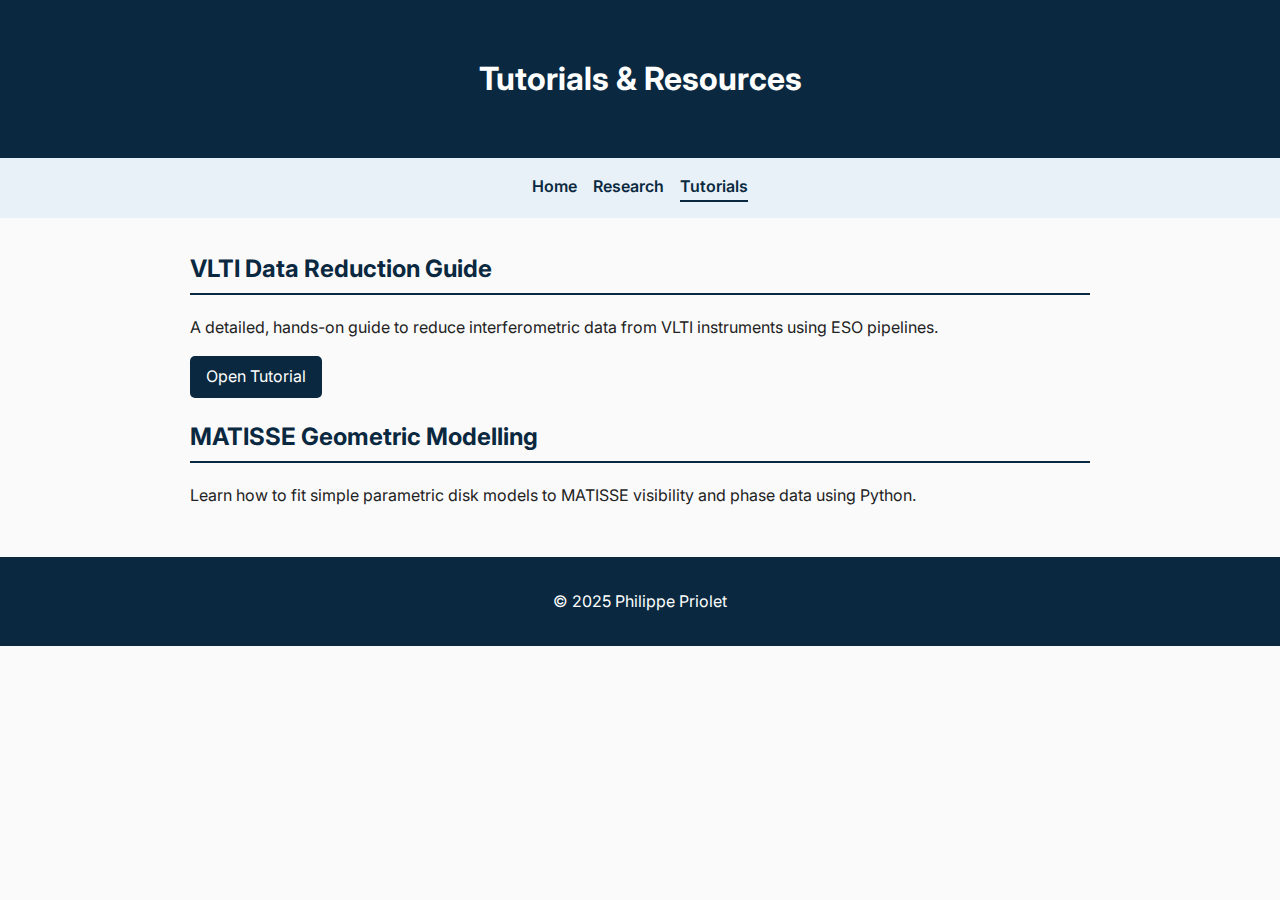
<file: tutorials.html>
<!DOCTYPE html>
<html lang="en">
<head>
  <meta charset="UTF-8" />
  <meta name="viewport" content="width=device-width, initial-scale=1.0" />
  <title>Tutorials | Philippe Priolet</title>
  <link href="https://fonts.googleapis.com/css2?family=Inter:wght@400;600&display=swap" rel="stylesheet">
  <link rel="stylesheet" href="style.css" />
</head>
<body>
  <header>
    <h1>Tutorials & Resources</h1>
  </header>

  <nav>
    <a href="index.html">Home</a>
    <a href="research.html">Research</a>
    <a href="tutorials.html" class="active">Tutorials</a>
  </nav>

  <main>
    <section>
      <h2>VLTI Data Reduction Guide</h2>
      <p>A detailed, hands-on guide to reduce interferometric data from VLTI instruments using ESO pipelines.</p>
      <a href="vlti-tutorial/index.html" class="button">Open Tutorial</a>
    </section>

    <section>
      <h2>MATISSE Geometric Modelling</h2>
      <p>Learn how to fit simple parametric disk models to MATISSE visibility and phase data using Python.</p>
    </section>
  </main>

  <footer>
    <p>© 2025 Philippe Priolet</p>
  </footer>
</body>
</html>
</file>
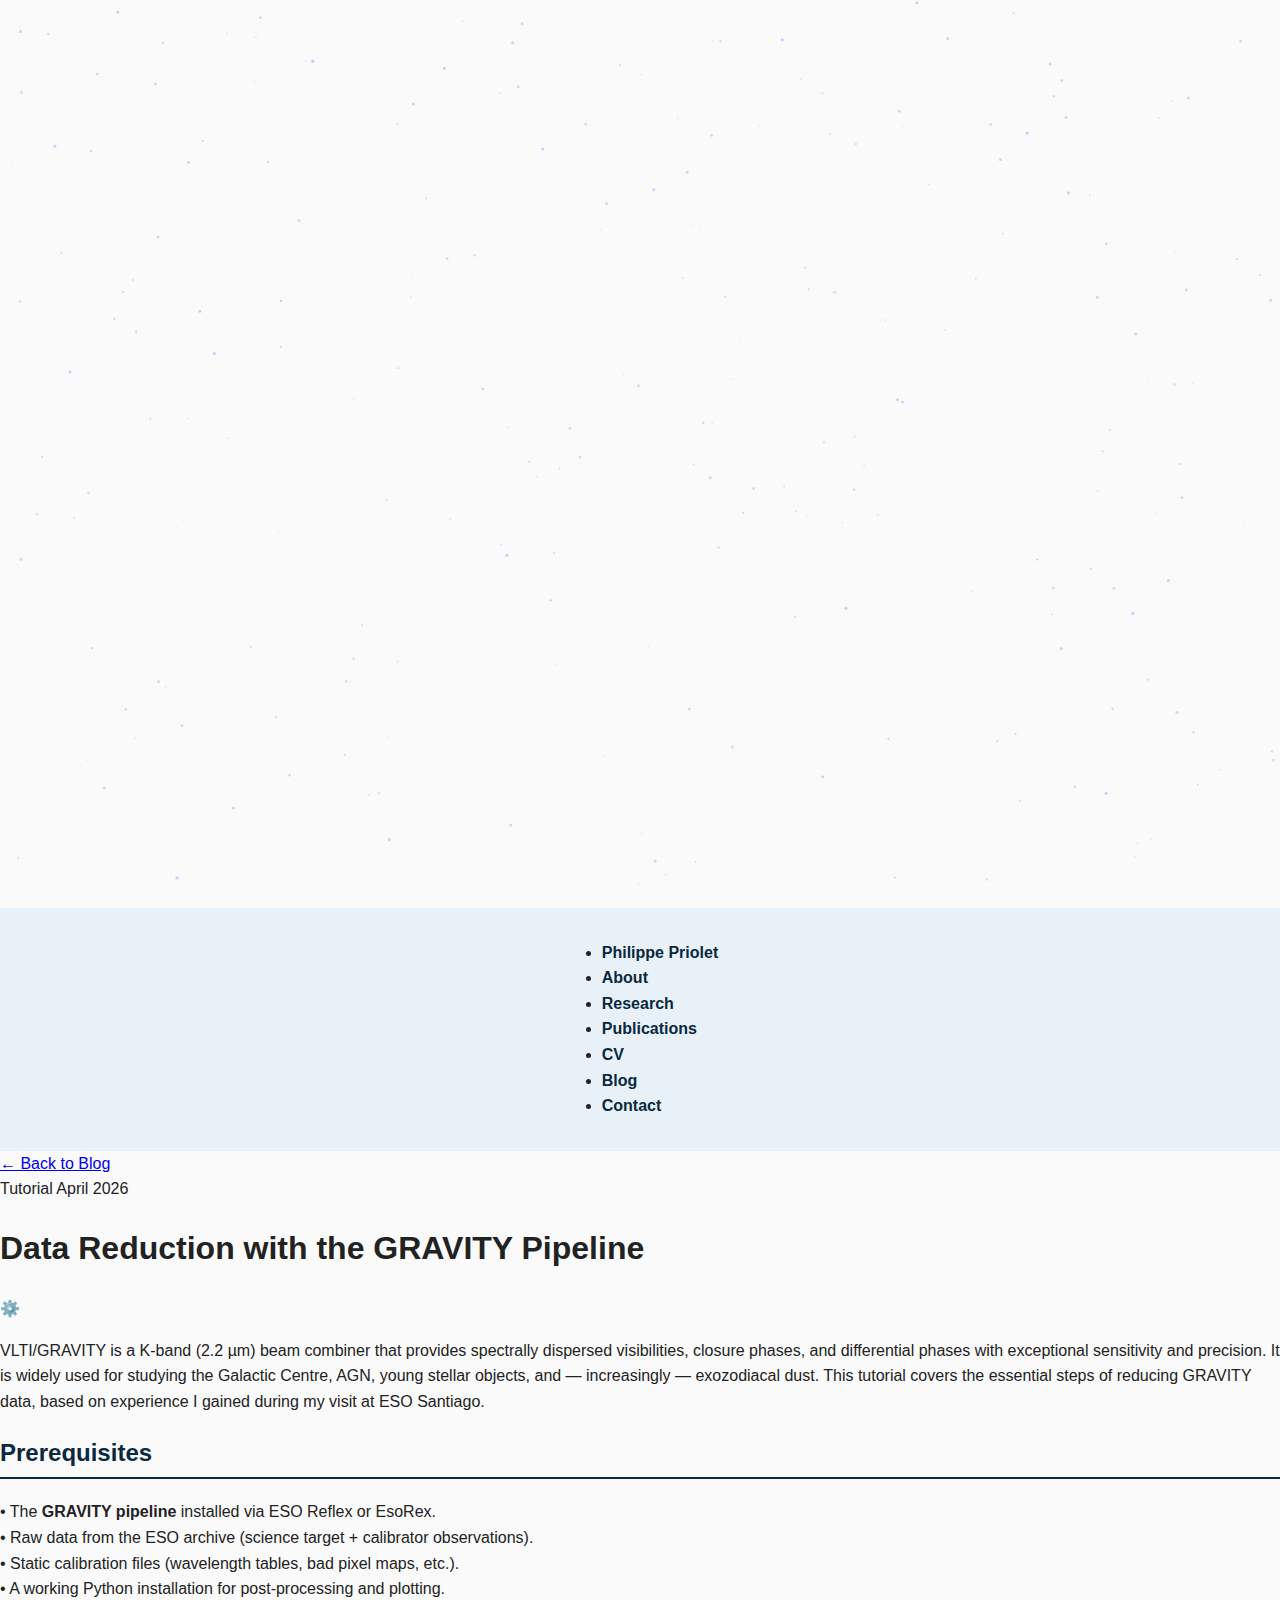
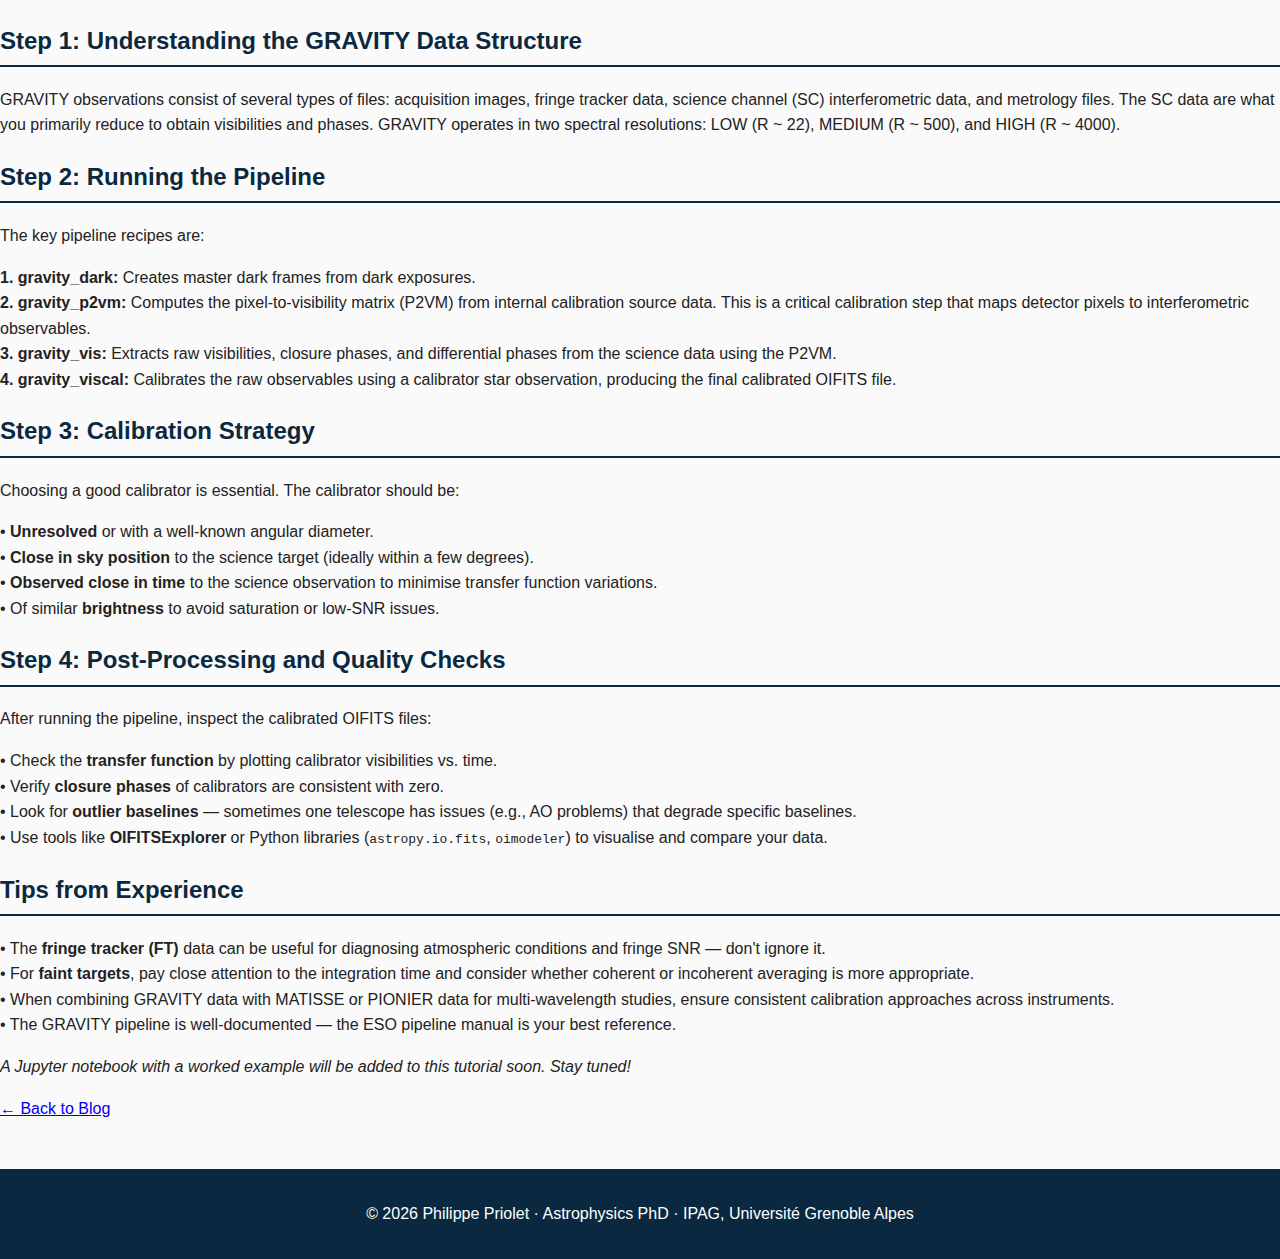
<file: blog/gravity-data-reduction.html>
<!DOCTYPE html>
<html lang="en">
<head>
  <meta charset="UTF-8">
  <meta name="viewport" content="width=device-width, initial-scale=1.0">
  <title>Data Reduction with the GRAVITY Pipeline — Philippe Priolet</title>
  <meta name="description" content="A practical walkthrough of GRAVITY data reduction — from installing the pipeline to extracting calibrated interferometric observables.">
  <link rel="stylesheet" href="../style.css">
</head>
<body>

  <canvas id="stars"></canvas>

  <nav>
    <ul>
      <li><a href="../index.html" class="nav-name">Philippe Priolet</a></li>
      <li><a href="../index.html#about">About</a></li>
      <li><a href="../index.html#research">Research</a></li>
      <li><a href="../index.html#publications">Publications</a></li>
      <li><a href="../index.html#cv">CV</a></li>
      <li><a href="../index.html#blog">Blog</a></li>
      <li><a href="../index.html#contact">Contact</a></li>
    </ul>
  </nav>

  <article class="blog-post">
    <div class="container">

      <a href="../index.html#blog" class="back-link">← Back to Blog</a>

      <div class="post-meta">
        <span class="post-tag">Tutorial</span>
        <span class="post-date">April 2026</span>
      </div>

      <h1 class="post-title">Data Reduction with the GRAVITY Pipeline</h1>

      <div class="post-hero-img b3">⚙️</div>

      <div class="post-body">
        <p>
          VLTI/GRAVITY is a K-band (2.2 µm) beam combiner that provides spectrally dispersed visibilities, closure phases, and differential phases with exceptional sensitivity and precision. It is widely used for studying the Galactic Centre, AGN, young stellar objects, and — increasingly — exozodiacal dust. This tutorial covers the essential steps of reducing GRAVITY data, based on experience I gained during my visit at ESO Santiago.
        </p>

        <h2>Prerequisites</h2>
        <p>
          • The <strong>GRAVITY pipeline</strong> installed via ESO Reflex or EsoRex.<br>
          • Raw data from the ESO archive (science target + calibrator observations).<br>
          • Static calibration files (wavelength tables, bad pixel maps, etc.).<br>
          • A working Python installation for post-processing and plotting.
        </p>

        <h2>Step 1: Understanding the GRAVITY Data Structure</h2>
        <p>
          GRAVITY observations consist of several types of files: acquisition images, fringe tracker data, science channel (SC) interferometric data, and metrology files. The SC data are what you primarily reduce to obtain visibilities and phases. GRAVITY operates in two spectral resolutions: LOW (R ~ 22), MEDIUM (R ~ 500), and HIGH (R ~ 4000).
        </p>

        <h2>Step 2: Running the Pipeline</h2>
        <p>
          The key pipeline recipes are:
        </p>
        <p>
          <strong>1. gravity_dark:</strong> Creates master dark frames from dark exposures.<br>
          <strong>2. gravity_p2vm:</strong> Computes the pixel-to-visibility matrix (P2VM) from internal calibration source data. This is a critical calibration step that maps detector pixels to interferometric observables.<br>
          <strong>3. gravity_vis:</strong> Extracts raw visibilities, closure phases, and differential phases from the science data using the P2VM.<br>
          <strong>4. gravity_viscal:</strong> Calibrates the raw observables using a calibrator star observation, producing the final calibrated OIFITS file.
        </p>

        <h2>Step 3: Calibration Strategy</h2>
        <p>
          Choosing a good calibrator is essential. The calibrator should be:
        </p>
        <p>
          • <strong>Unresolved</strong> or with a well-known angular diameter.<br>
          • <strong>Close in sky position</strong> to the science target (ideally within a few degrees).<br>
          • <strong>Observed close in time</strong> to the science observation to minimise transfer function variations.<br>
          • Of similar <strong>brightness</strong> to avoid saturation or low-SNR issues.
        </p>

        <h2>Step 4: Post-Processing and Quality Checks</h2>
        <p>
          After running the pipeline, inspect the calibrated OIFITS files:
        </p>
        <p>
          • Check the <strong>transfer function</strong> by plotting calibrator visibilities vs. time.<br>
          • Verify <strong>closure phases</strong> of calibrators are consistent with zero.<br>
          • Look for <strong>outlier baselines</strong> — sometimes one telescope has issues (e.g., AO problems) that degrade specific baselines.<br>
          • Use tools like <strong>OIFITSExplorer</strong> or Python libraries (<code>astropy.io.fits</code>, <code>oimodeler</code>) to visualise and compare your data.
        </p>

        <h2>Tips from Experience</h2>
        <p>
          • The <strong>fringe tracker (FT)</strong> data can be useful for diagnosing atmospheric conditions and fringe SNR — don't ignore it.<br>
          • For <strong>faint targets</strong>, pay close attention to the integration time and consider whether coherent or incoherent averaging is more appropriate.<br>
          • When combining GRAVITY data with MATISSE or PIONIER data for multi-wavelength studies, ensure consistent calibration approaches across instruments.<br>
          • The GRAVITY pipeline is well-documented — the ESO pipeline manual is your best reference.
        </p>

        <p>
          <em>A Jupyter notebook with a worked example will be added to this tutorial soon. Stay tuned!</em>
        </p>
      </div>

      <a href="../index.html#blog" class="back-link">← Back to Blog</a>

    </div>
  </article>

  <footer>
    <p>© 2026 Philippe Priolet · Astrophysics PhD · IPAG, Université Grenoble Alpes</p>
  </footer>

  <script>
    (function initStarfield() {
      const canvas = document.getElementById('stars');
      if (!canvas) return;
      const ctx = canvas.getContext('2d');
      let stars = [];
      function resize() { canvas.width = window.innerWidth; canvas.height = window.innerHeight; }
      function create() {
        resize(); stars = [];
        const count = Math.min(300, Math.floor(canvas.width * canvas.height / 4000));
        for (let i = 0; i < count; i++) {
          stars.push({ x: Math.random() * canvas.width, y: Math.random() * canvas.height,
            r: Math.random() * 1.5 + 0.2, phase: Math.random() * Math.PI * 2, speed: Math.random() * 0.003 + 0.001 });
        }
      }
      function draw() {
        ctx.clearRect(0, 0, canvas.width, canvas.height);
        stars.forEach(s => { s.phase += s.speed; const a = 0.4 + 0.4 * Math.abs(Math.sin(s.phase));
          ctx.beginPath(); ctx.arc(s.x, s.y, s.r, 0, Math.PI * 2);
          ctx.fillStyle = `rgba(180,200,255,${a})`; ctx.fill(); });
        requestAnimationFrame(draw);
      }
      window.addEventListener('resize', create); create(); draw();
    })();
  </script>

</body>
</html>
</file>
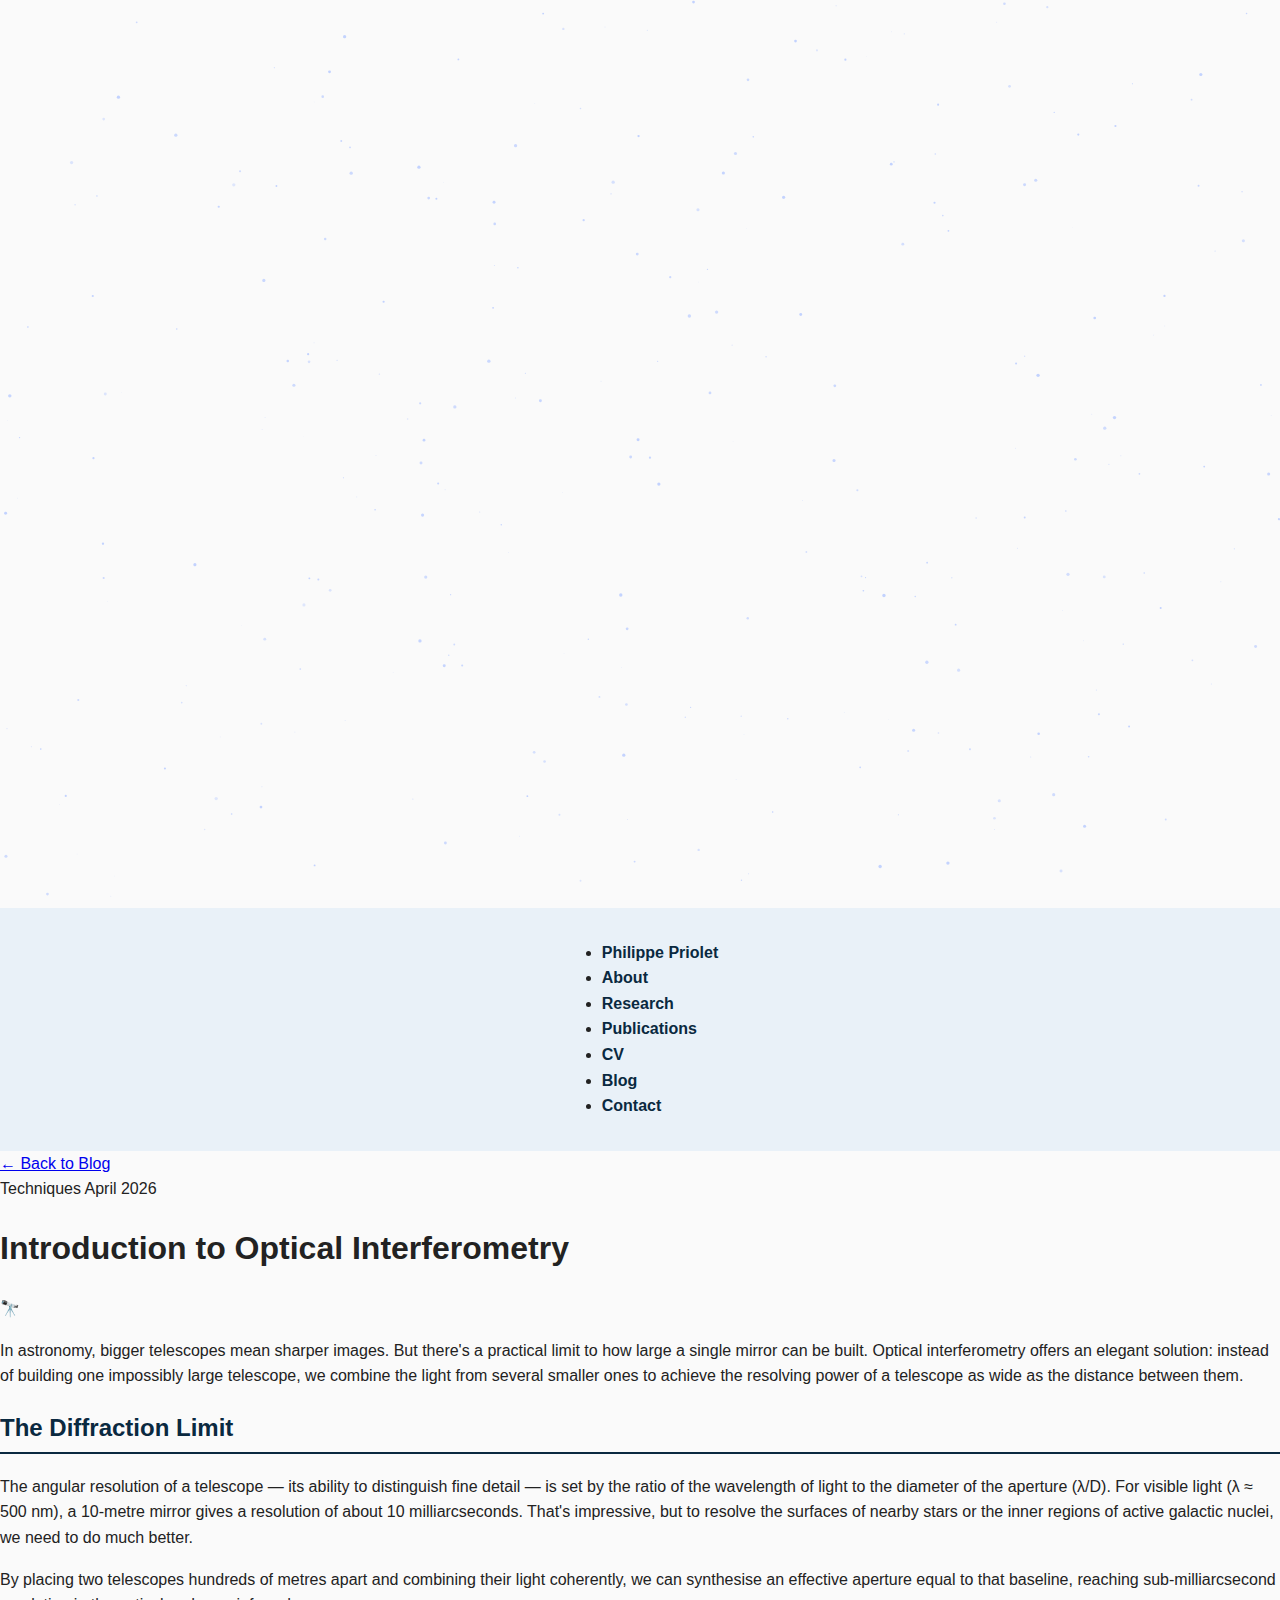
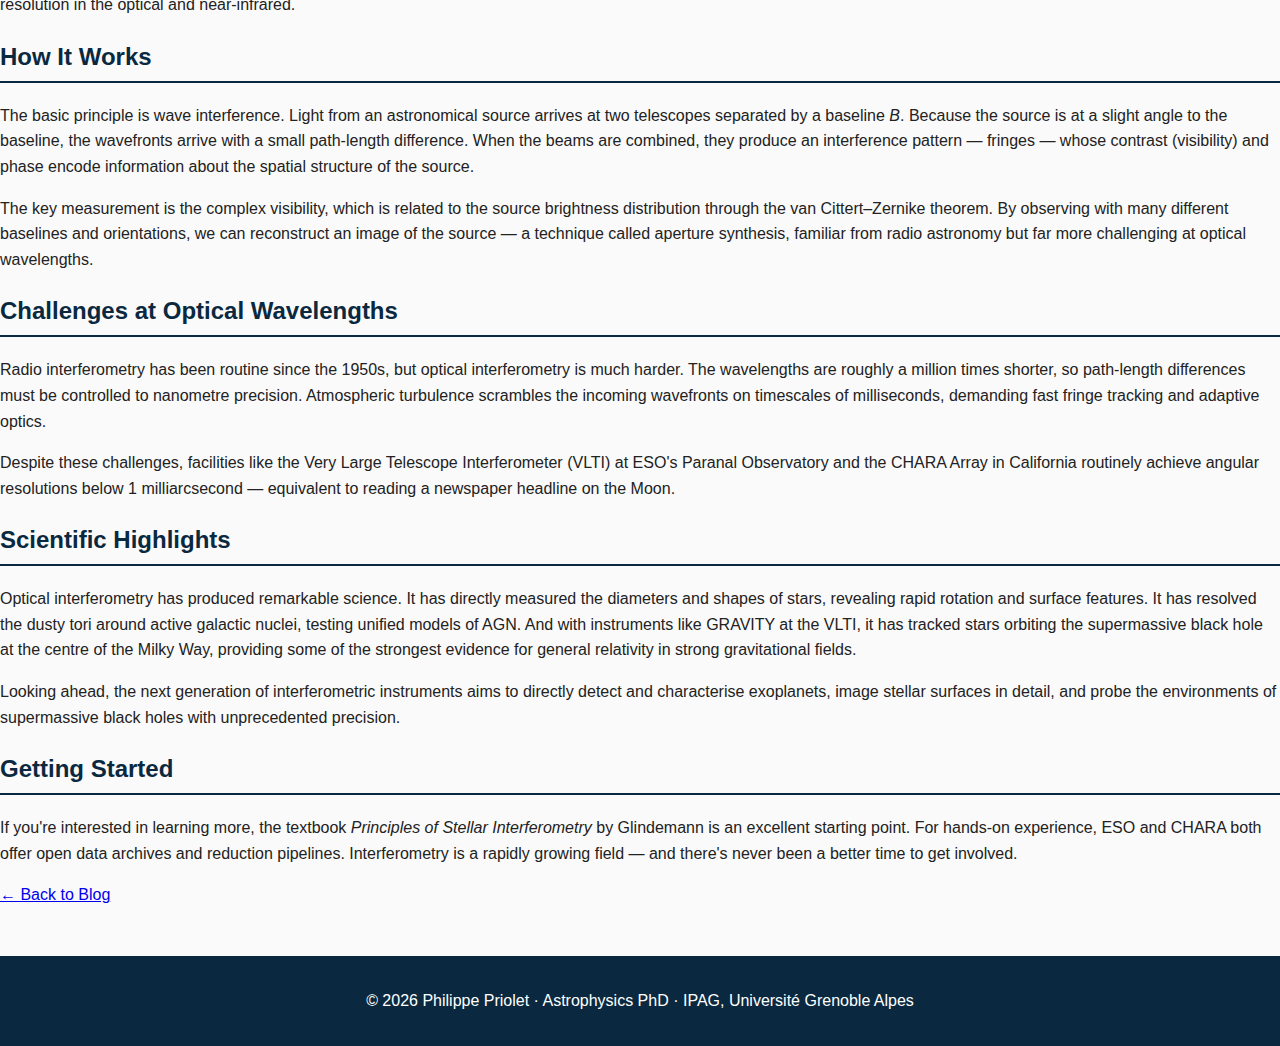
<file: blog/introduction-optical-interferometry.html>
<!DOCTYPE html>
<html lang="en">
<head>
  <meta charset="UTF-8">
  <meta name="viewport" content="width=device-width, initial-scale=1.0">
  <title>Introduction to Optical Interferometry — Philippe Priolet</title>
  <meta name="description" content="How combining light from multiple telescopes lets us see the universe in extraordinary detail — an introduction to optical interferometry.">
  <link rel="stylesheet" href="../style.css">
</head>
<body>

  <canvas id="stars"></canvas>

  <nav>
    <ul>
      <li><a href="../index.html" class="nav-name">Philippe Priolet</a></li>
      <li><a href="../index.html#about">About</a></li>
      <li><a href="../index.html#research">Research</a></li>
      <li><a href="../index.html#publications">Publications</a></li>
      <li><a href="../index.html#cv">CV</a></li>
      <li><a href="../index.html#blog">Blog</a></li>
      <li><a href="../index.html#contact">Contact</a></li>
    </ul>
  </nav>

  <article class="blog-post">
    <div class="container">

      <a href="../index.html#blog" class="back-link">← Back to Blog</a>

      <div class="post-meta">
        <span class="post-tag">Techniques</span>
        <span class="post-date">April 2026</span>
      </div>

      <h1 class="post-title">Introduction to Optical Interferometry</h1>

      <div class="post-hero-img b2">🔭</div>

      <div class="post-body">
        <p>
          In astronomy, bigger telescopes mean sharper images. But there's a practical limit to how large a single mirror can be built. Optical interferometry offers an elegant solution: instead of building one impossibly large telescope, we combine the light from several smaller ones to achieve the resolving power of a telescope as wide as the distance between them.
        </p>

        <h2>The Diffraction Limit</h2>
        <p>
          The angular resolution of a telescope — its ability to distinguish fine detail — is set by the ratio of the wavelength of light to the diameter of the aperture (λ/D). For visible light (λ ≈ 500 nm), a 10-metre mirror gives a resolution of about 10 milliarcseconds. That's impressive, but to resolve the surfaces of nearby stars or the inner regions of active galactic nuclei, we need to do much better.
        </p>
        <p>
          By placing two telescopes hundreds of metres apart and combining their light coherently, we can synthesise an effective aperture equal to that baseline, reaching sub-milliarcsecond resolution in the optical and near-infrared.
        </p>

        <h2>How It Works</h2>
        <p>
          The basic principle is wave interference. Light from an astronomical source arrives at two telescopes separated by a baseline <em>B</em>. Because the source is at a slight angle to the baseline, the wavefronts arrive with a small path-length difference. When the beams are combined, they produce an interference pattern — fringes — whose contrast (visibility) and phase encode information about the spatial structure of the source.
        </p>
        <p>
          The key measurement is the complex visibility, which is related to the source brightness distribution through the van Cittert–Zernike theorem. By observing with many different baselines and orientations, we can reconstruct an image of the source — a technique called aperture synthesis, familiar from radio astronomy but far more challenging at optical wavelengths.
        </p>

        <h2>Challenges at Optical Wavelengths</h2>
        <p>
          Radio interferometry has been routine since the 1950s, but optical interferometry is much harder. The wavelengths are roughly a million times shorter, so path-length differences must be controlled to nanometre precision. Atmospheric turbulence scrambles the incoming wavefronts on timescales of milliseconds, demanding fast fringe tracking and adaptive optics.
        </p>
        <p>
          Despite these challenges, facilities like the Very Large Telescope Interferometer (VLTI) at ESO's Paranal Observatory and the CHARA Array in California routinely achieve angular resolutions below 1 milliarcsecond — equivalent to reading a newspaper headline on the Moon.
        </p>

        <h2>Scientific Highlights</h2>
        <p>
          Optical interferometry has produced remarkable science. It has directly measured the diameters and shapes of stars, revealing rapid rotation and surface features. It has resolved the dusty tori around active galactic nuclei, testing unified models of AGN. And with instruments like GRAVITY at the VLTI, it has tracked stars orbiting the supermassive black hole at the centre of the Milky Way, providing some of the strongest evidence for general relativity in strong gravitational fields.
        </p>
        <p>
          Looking ahead, the next generation of interferometric instruments aims to directly detect and characterise exoplanets, image stellar surfaces in detail, and probe the environments of supermassive black holes with unprecedented precision.
        </p>

        <h2>Getting Started</h2>
        <p>
          If you're interested in learning more, the textbook <em>Principles of Stellar Interferometry</em> by Glindemann is an excellent starting point. For hands-on experience, ESO and CHARA both offer open data archives and reduction pipelines. Interferometry is a rapidly growing field — and there's never been a better time to get involved.
        </p>
      </div>

      <a href="../index.html#blog" class="back-link">← Back to Blog</a>

    </div>
  </article>

  <footer>
    <p>© 2026 Philippe Priolet · Astrophysics PhD · IPAG, Université Grenoble Alpes</p>
  </footer>

  <script>
    (function initStarfield() {
      const canvas = document.getElementById('stars');
      if (!canvas) return;
      const ctx = canvas.getContext('2d');
      let stars = [];
      function resize() { canvas.width = window.innerWidth; canvas.height = window.innerHeight; }
      function create() {
        resize(); stars = [];
        const count = Math.min(300, Math.floor(canvas.width * canvas.height / 4000));
        for (let i = 0; i < count; i++) {
          stars.push({ x: Math.random() * canvas.width, y: Math.random() * canvas.height,
            r: Math.random() * 1.5 + 0.2, phase: Math.random() * Math.PI * 2, speed: Math.random() * 0.003 + 0.001 });
        }
      }
      function draw() {
        ctx.clearRect(0, 0, canvas.width, canvas.height);
        stars.forEach(s => { s.phase += s.speed; const a = 0.4 + 0.4 * Math.abs(Math.sin(s.phase));
          ctx.beginPath(); ctx.arc(s.x, s.y, s.r, 0, Math.PI * 2);
          ctx.fillStyle = `rgba(180,200,255,${a})`; ctx.fill(); });
        requestAnimationFrame(draw);
      }
      window.addEventListener('resize', create); create(); draw();
    })();
  </script>

</body>
</html>
</file>
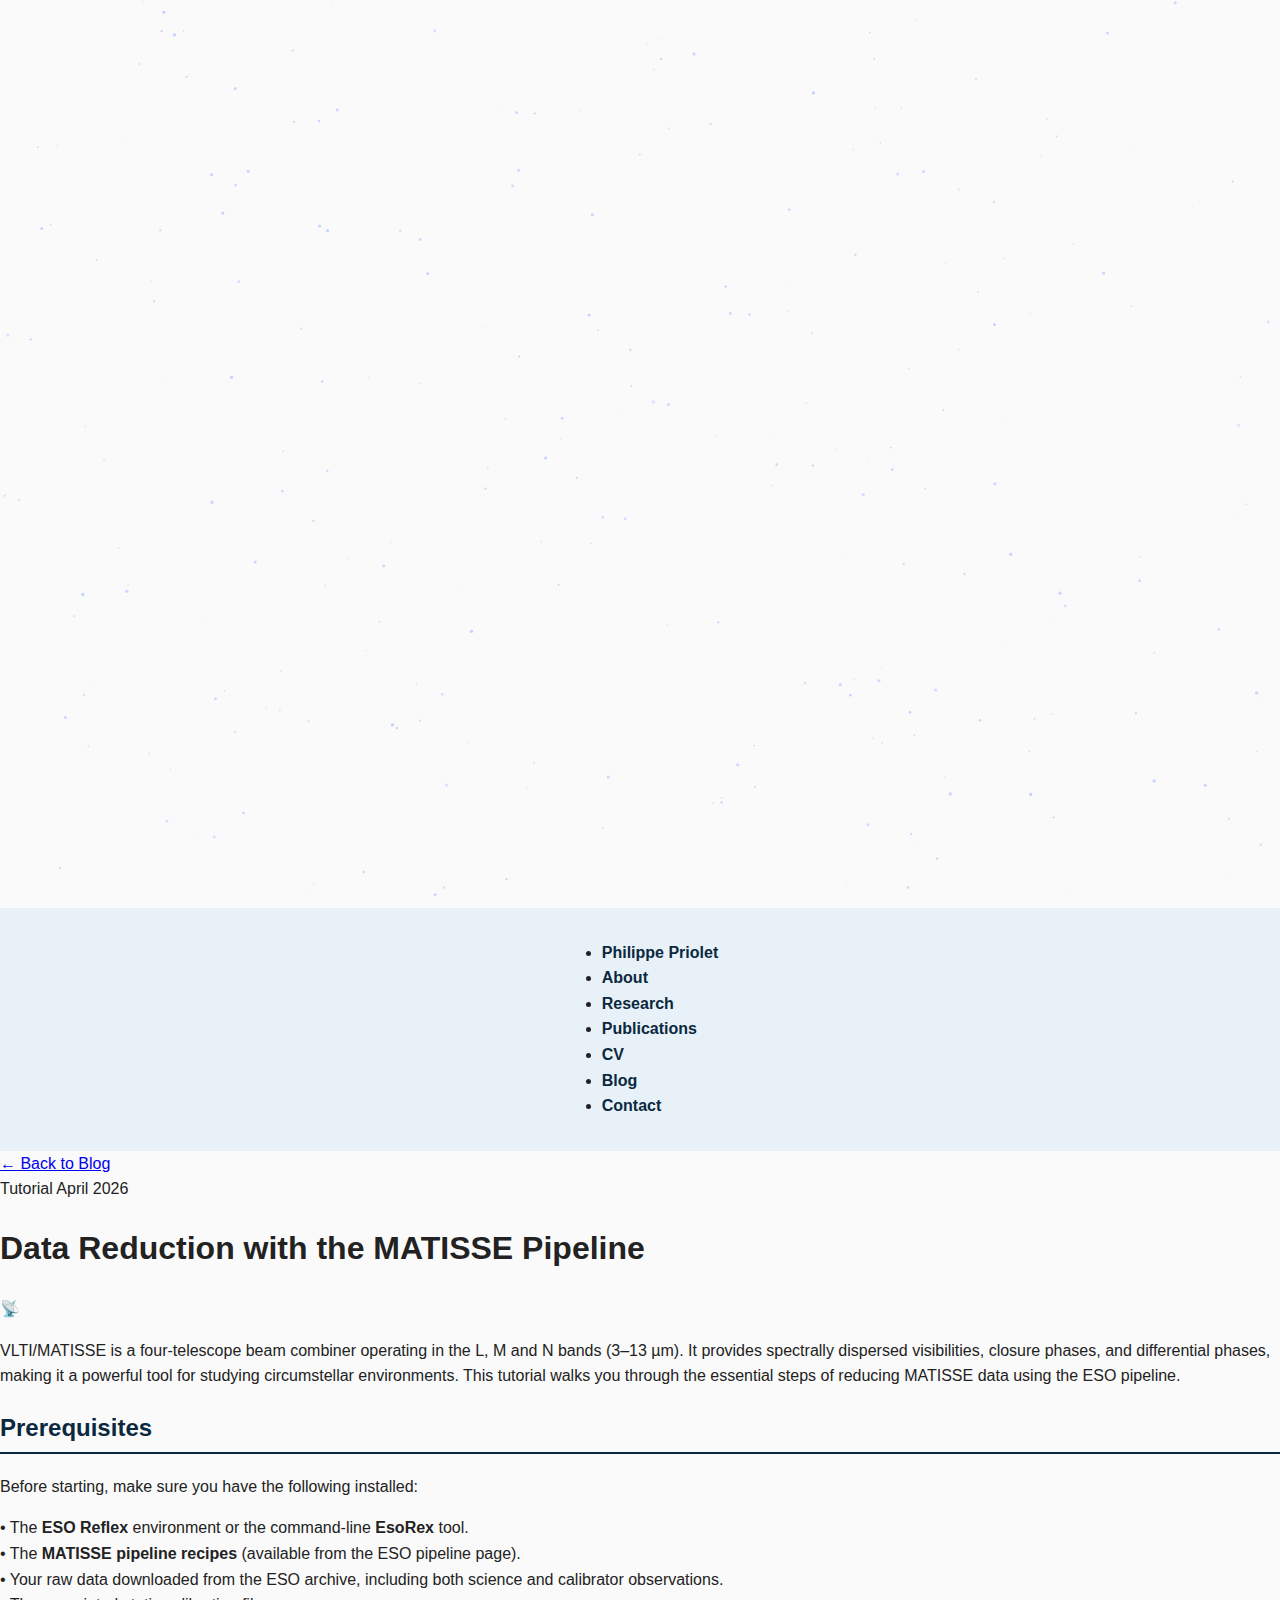
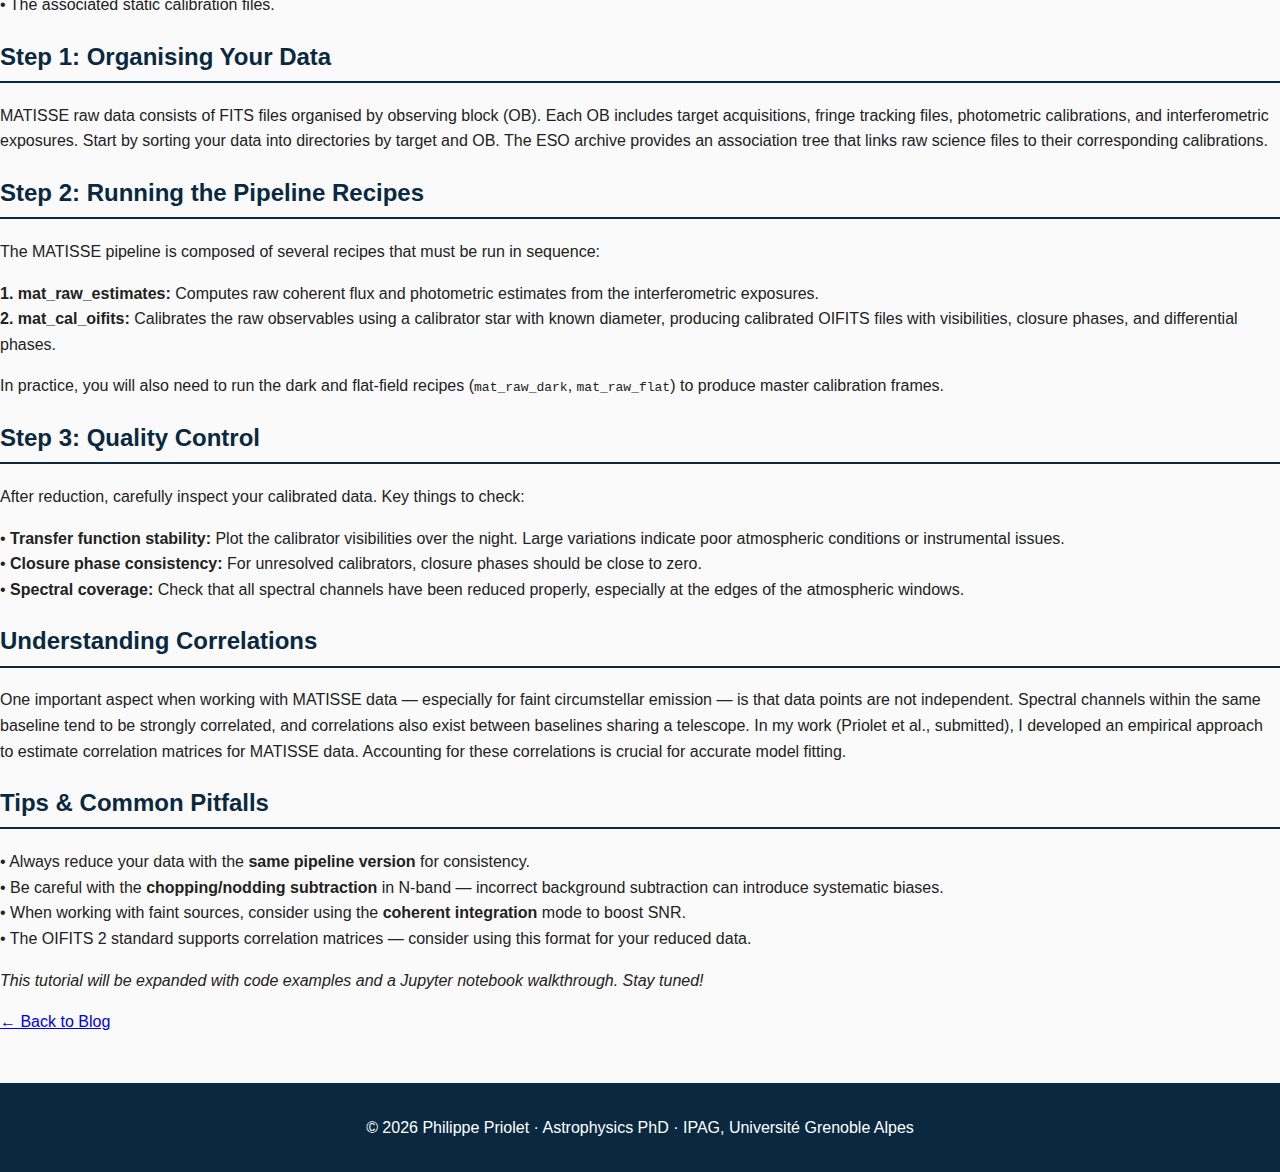
<file: blog/matisse-data-reduction.html>
<!DOCTYPE html>
<html lang="en">
<head>
  <meta charset="UTF-8">
  <meta name="viewport" content="width=device-width, initial-scale=1.0">
  <title>Data Reduction with the MATISSE Pipeline — Philippe Priolet</title>
  <meta name="description" content="A step-by-step guide to reducing VLTI/MATISSE data — from raw files to calibrated visibilities.">
  <link rel="stylesheet" href="../style.css">
</head>
<body>

  <canvas id="stars"></canvas>

  <nav>
    <ul>
      <li><a href="../index.html" class="nav-name">Philippe Priolet</a></li>
      <li><a href="../index.html#about">About</a></li>
      <li><a href="../index.html#research">Research</a></li>
      <li><a href="../index.html#publications">Publications</a></li>
      <li><a href="../index.html#cv">CV</a></li>
      <li><a href="../index.html#blog">Blog</a></li>
      <li><a href="../index.html#contact">Contact</a></li>
    </ul>
  </nav>

  <article class="blog-post">
    <div class="container">

      <a href="../index.html#blog" class="back-link">← Back to Blog</a>

      <div class="post-meta">
        <span class="post-tag">Tutorial</span>
        <span class="post-date">April 2026</span>
      </div>

      <h1 class="post-title">Data Reduction with the MATISSE Pipeline</h1>

      <div class="post-hero-img b1">📡</div>

      <div class="post-body">
        <p>
          VLTI/MATISSE is a four-telescope beam combiner operating in the L, M and N bands (3–13 µm). It provides spectrally dispersed visibilities, closure phases, and differential phases, making it a powerful tool for studying circumstellar environments. This tutorial walks you through the essential steps of reducing MATISSE data using the ESO pipeline.
        </p>

        <h2>Prerequisites</h2>
        <p>
          Before starting, make sure you have the following installed:
        </p>
        <p>
          • The <strong>ESO Reflex</strong> environment or the command-line <strong>EsoRex</strong> tool.<br>
          • The <strong>MATISSE pipeline recipes</strong> (available from the ESO pipeline page).<br>
          • Your raw data downloaded from the ESO archive, including both science and calibrator observations.<br>
          • The associated static calibration files.
        </p>

        <h2>Step 1: Organising Your Data</h2>
        <p>
          MATISSE raw data consists of FITS files organised by observing block (OB). Each OB includes target acquisitions, fringe tracking files, photometric calibrations, and interferometric exposures. Start by sorting your data into directories by target and OB. The ESO archive provides an association tree that links raw science files to their corresponding calibrations.
        </p>

        <h2>Step 2: Running the Pipeline Recipes</h2>
        <p>
          The MATISSE pipeline is composed of several recipes that must be run in sequence:
        </p>
        <p>
          <strong>1. mat_raw_estimates:</strong> Computes raw coherent flux and photometric estimates from the interferometric exposures.<br>
          <strong>2. mat_cal_oifits:</strong> Calibrates the raw observables using a calibrator star with known diameter, producing calibrated OIFITS files with visibilities, closure phases, and differential phases.
        </p>
        <p>
          In practice, you will also need to run the dark and flat-field recipes (<code>mat_raw_dark</code>, <code>mat_raw_flat</code>) to produce master calibration frames.
        </p>

        <h2>Step 3: Quality Control</h2>
        <p>
          After reduction, carefully inspect your calibrated data. Key things to check:
        </p>
        <p>
          • <strong>Transfer function stability:</strong> Plot the calibrator visibilities over the night. Large variations indicate poor atmospheric conditions or instrumental issues.<br>
          • <strong>Closure phase consistency:</strong> For unresolved calibrators, closure phases should be close to zero.<br>
          • <strong>Spectral coverage:</strong> Check that all spectral channels have been reduced properly, especially at the edges of the atmospheric windows.
        </p>

        <h2>Understanding Correlations</h2>
        <p>
          One important aspect when working with MATISSE data — especially for faint circumstellar emission — is that data points are not independent. Spectral channels within the same baseline tend to be strongly correlated, and correlations also exist between baselines sharing a telescope. In my work (Priolet et al., submitted), I developed an empirical approach to estimate correlation matrices for MATISSE data. Accounting for these correlations is crucial for accurate model fitting.
        </p>

        <h2>Tips & Common Pitfalls</h2>
        <p>
          • Always reduce your data with the <strong>same pipeline version</strong> for consistency.<br>
          • Be careful with the <strong>chopping/nodding subtraction</strong> in N-band — incorrect background subtraction can introduce systematic biases.<br>
          • When working with faint sources, consider using the <strong>coherent integration</strong> mode to boost SNR.<br>
          • The OIFITS 2 standard supports correlation matrices — consider using this format for your reduced data.
        </p>

        <p>
          <em>This tutorial will be expanded with code examples and a Jupyter notebook walkthrough. Stay tuned!</em>
        </p>
      </div>

      <a href="../index.html#blog" class="back-link">← Back to Blog</a>

    </div>
  </article>

  <footer>
    <p>© 2026 Philippe Priolet · Astrophysics PhD · IPAG, Université Grenoble Alpes</p>
  </footer>

  <script>
    (function initStarfield() {
      const canvas = document.getElementById('stars');
      if (!canvas) return;
      const ctx = canvas.getContext('2d');
      let stars = [];
      function resize() { canvas.width = window.innerWidth; canvas.height = window.innerHeight; }
      function create() {
        resize(); stars = [];
        const count = Math.min(300, Math.floor(canvas.width * canvas.height / 4000));
        for (let i = 0; i < count; i++) {
          stars.push({ x: Math.random() * canvas.width, y: Math.random() * canvas.height,
            r: Math.random() * 1.5 + 0.2, phase: Math.random() * Math.PI * 2, speed: Math.random() * 0.003 + 0.001 });
        }
      }
      function draw() {
        ctx.clearRect(0, 0, canvas.width, canvas.height);
        stars.forEach(s => { s.phase += s.speed; const a = 0.4 + 0.4 * Math.abs(Math.sin(s.phase));
          ctx.beginPath(); ctx.arc(s.x, s.y, s.r, 0, Math.PI * 2);
          ctx.fillStyle = `rgba(180,200,255,${a})`; ctx.fill(); });
        requestAnimationFrame(draw);
      }
      window.addEventListener('resize', create); create(); draw();
    })();
  </script>

</body>
</html>
</file>
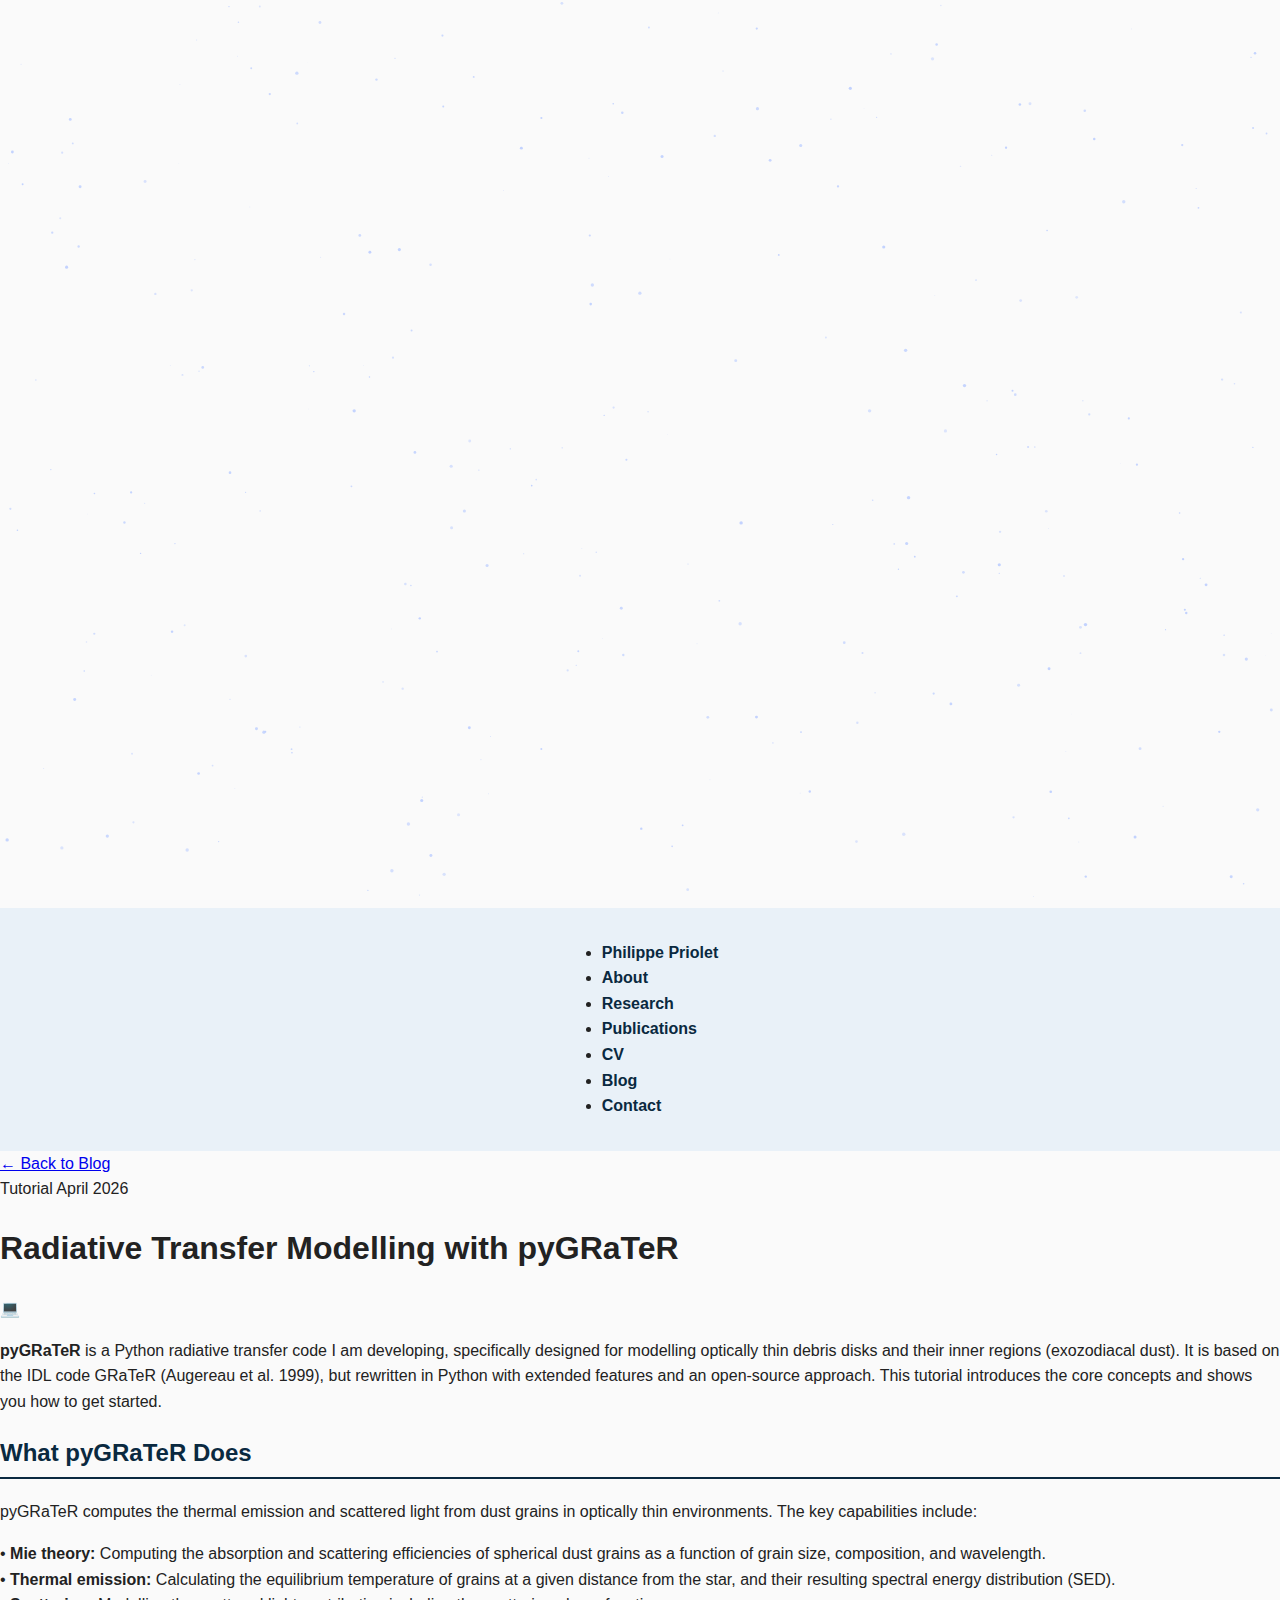
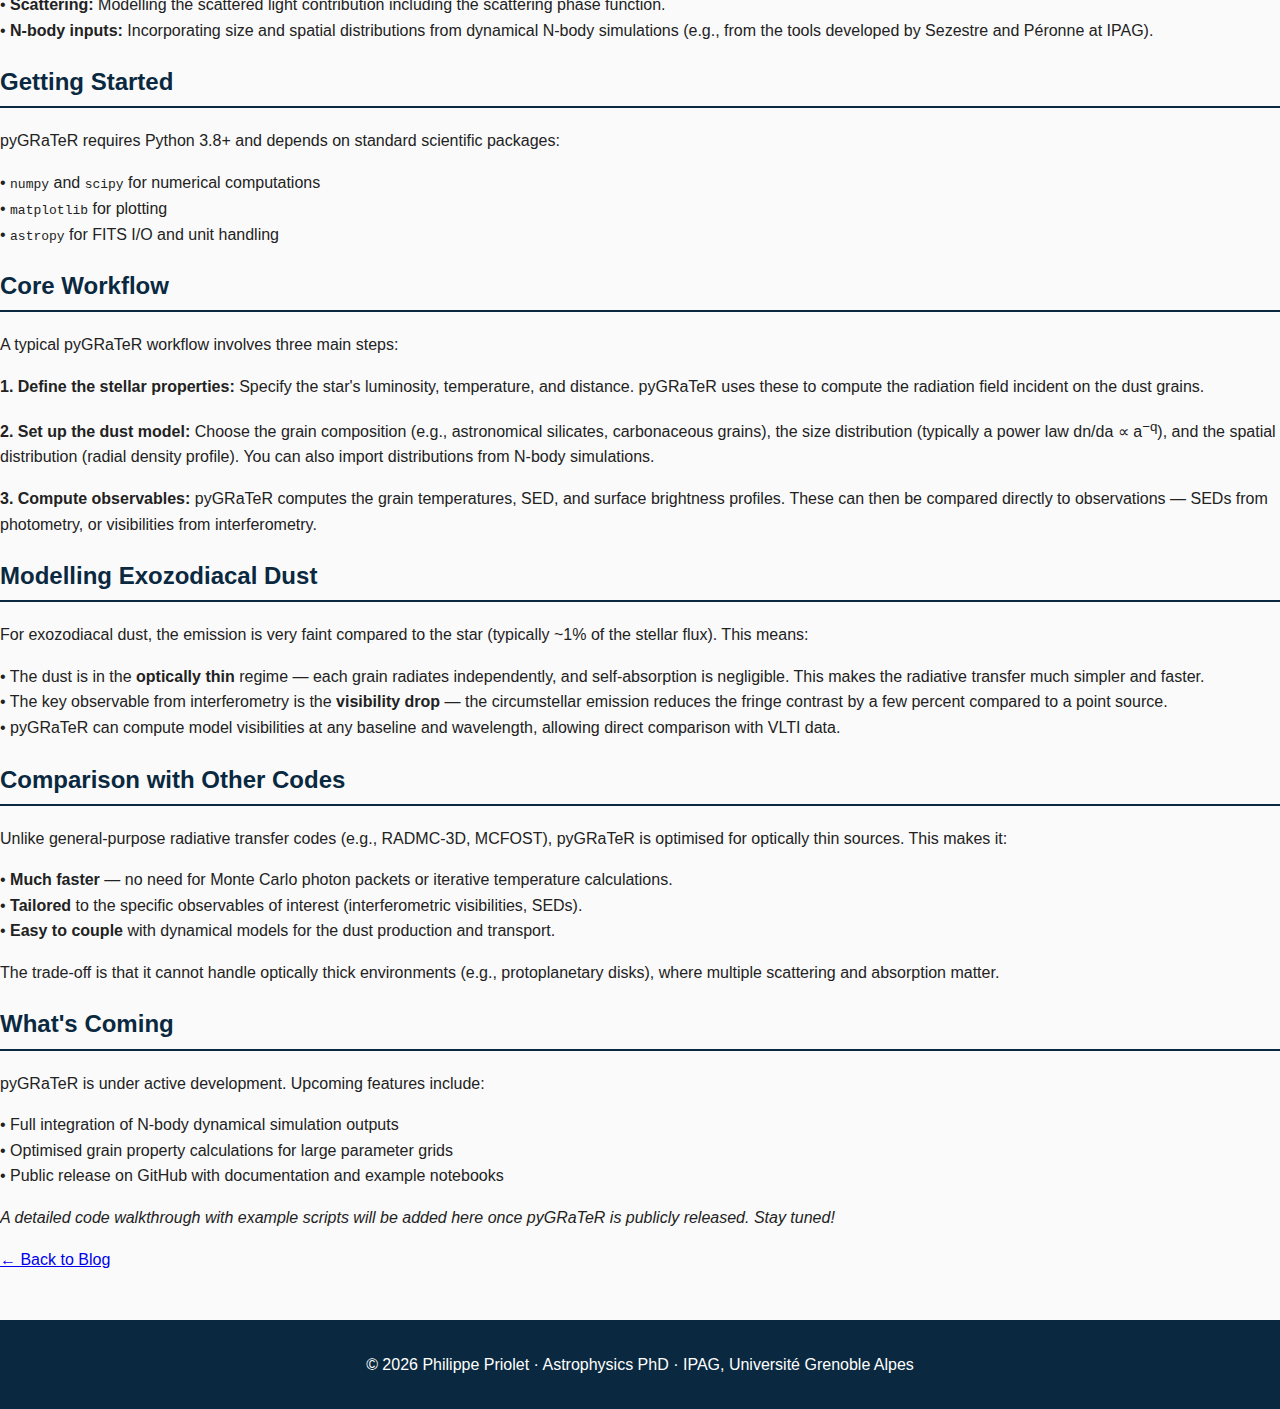
<file: blog/using-pygrater.html>
<!DOCTYPE html>
<html lang="en">
<head>
  <meta charset="UTF-8">
  <meta name="viewport" content="width=device-width, initial-scale=1.0">
  <title>Radiative Transfer Modelling with pyGRaTeR — Philippe Priolet</title>
  <meta name="description" content="Learn how to use pyGRaTeR to model the thermal emission and scattering properties of optically thin debris disks.">
  <link rel="stylesheet" href="../style.css">
</head>
<body>

  <canvas id="stars"></canvas>

  <nav>
    <ul>
      <li><a href="../index.html" class="nav-name">Philippe Priolet</a></li>
      <li><a href="../index.html#about">About</a></li>
      <li><a href="../index.html#research">Research</a></li>
      <li><a href="../index.html#publications">Publications</a></li>
      <li><a href="../index.html#cv">CV</a></li>
      <li><a href="../index.html#blog">Blog</a></li>
      <li><a href="../index.html#contact">Contact</a></li>
    </ul>
  </nav>

  <article class="blog-post">
    <div class="container">

      <a href="../index.html#blog" class="back-link">← Back to Blog</a>

      <div class="post-meta">
        <span class="post-tag">Tutorial</span>
        <span class="post-date">April 2026</span>
      </div>

      <h1 class="post-title">Radiative Transfer Modelling with pyGRaTeR</h1>

      <div class="post-hero-img b2">💻</div>

      <div class="post-body">
        <p>
          <strong>pyGRaTeR</strong> is a Python radiative transfer code I am developing, specifically designed for modelling optically thin debris disks and their inner regions (exozodiacal dust). It is based on the IDL code GRaTeR (Augereau et al. 1999), but rewritten in Python with extended features and an open-source approach. This tutorial introduces the core concepts and shows you how to get started.
        </p>

        <h2>What pyGRaTeR Does</h2>
        <p>
          pyGRaTeR computes the thermal emission and scattered light from dust grains in optically thin environments. The key capabilities include:
        </p>
        <p>
          • <strong>Mie theory:</strong> Computing the absorption and scattering efficiencies of spherical dust grains as a function of grain size, composition, and wavelength.<br>
          • <strong>Thermal emission:</strong> Calculating the equilibrium temperature of grains at a given distance from the star, and their resulting spectral energy distribution (SED).<br>
          • <strong>Scattering:</strong> Modelling the scattered light contribution including the scattering phase function.<br>
          • <strong>N-body inputs:</strong> Incorporating size and spatial distributions from dynamical N-body simulations (e.g., from the tools developed by Sezestre and Péronne at IPAG).
        </p>

        <h2>Getting Started</h2>
        <p>
          pyGRaTeR requires Python 3.8+ and depends on standard scientific packages:
        </p>
        <p>
          • <code>numpy</code> and <code>scipy</code> for numerical computations<br>
          • <code>matplotlib</code> for plotting<br>
          • <code>astropy</code> for FITS I/O and unit handling
        </p>

        <h2>Core Workflow</h2>
        <p>
          A typical pyGRaTeR workflow involves three main steps:
        </p>
        <p>
          <strong>1. Define the stellar properties:</strong> Specify the star's luminosity, temperature, and distance. pyGRaTeR uses these to compute the radiation field incident on the dust grains.
        </p>
        <p>
          <strong>2. Set up the dust model:</strong> Choose the grain composition (e.g., astronomical silicates, carbonaceous grains), the size distribution (typically a power law dn/da ∝ a<sup>−q</sup>), and the spatial distribution (radial density profile). You can also import distributions from N-body simulations.
        </p>
        <p>
          <strong>3. Compute observables:</strong> pyGRaTeR computes the grain temperatures, SED, and surface brightness profiles. These can then be compared directly to observations — SEDs from photometry, or visibilities from interferometry.
        </p>

        <h2>Modelling Exozodiacal Dust</h2>
        <p>
          For exozodiacal dust, the emission is very faint compared to the star (typically ~1% of the stellar flux). This means:
        </p>
        <p>
          • The dust is in the <strong>optically thin</strong> regime — each grain radiates independently, and self-absorption is negligible. This makes the radiative transfer much simpler and faster.<br>
          • The key observable from interferometry is the <strong>visibility drop</strong> — the circumstellar emission reduces the fringe contrast by a few percent compared to a point source.<br>
          • pyGRaTeR can compute model visibilities at any baseline and wavelength, allowing direct comparison with VLTI data.
        </p>

        <h2>Comparison with Other Codes</h2>
        <p>
          Unlike general-purpose radiative transfer codes (e.g., RADMC-3D, MCFOST), pyGRaTeR is optimised for optically thin sources. This makes it:
        </p>
        <p>
          • <strong>Much faster</strong> — no need for Monte Carlo photon packets or iterative temperature calculations.<br>
          • <strong>Tailored</strong> to the specific observables of interest (interferometric visibilities, SEDs).<br>
          • <strong>Easy to couple</strong> with dynamical models for the dust production and transport.
        </p>
        <p>
          The trade-off is that it cannot handle optically thick environments (e.g., protoplanetary disks), where multiple scattering and absorption matter.
        </p>

        <h2>What's Coming</h2>
        <p>
          pyGRaTeR is under active development. Upcoming features include:
        </p>
        <p>
          • Full integration of N-body dynamical simulation outputs<br>
          • Optimised grain property calculations for large parameter grids<br>
          • Public release on GitHub with documentation and example notebooks
        </p>

        <p>
          <em>A detailed code walkthrough with example scripts will be added here once pyGRaTeR is publicly released. Stay tuned!</em>
        </p>
      </div>

      <a href="../index.html#blog" class="back-link">← Back to Blog</a>

    </div>
  </article>

  <footer>
    <p>© 2026 Philippe Priolet · Astrophysics PhD · IPAG, Université Grenoble Alpes</p>
  </footer>

  <script>
    (function initStarfield() {
      const canvas = document.getElementById('stars');
      if (!canvas) return;
      const ctx = canvas.getContext('2d');
      let stars = [];
      function resize() { canvas.width = window.innerWidth; canvas.height = window.innerHeight; }
      function create() {
        resize(); stars = [];
        const count = Math.min(300, Math.floor(canvas.width * canvas.height / 4000));
        for (let i = 0; i < count; i++) {
          stars.push({ x: Math.random() * canvas.width, y: Math.random() * canvas.height,
            r: Math.random() * 1.5 + 0.2, phase: Math.random() * Math.PI * 2, speed: Math.random() * 0.003 + 0.001 });
        }
      }
      function draw() {
        ctx.clearRect(0, 0, canvas.width, canvas.height);
        stars.forEach(s => { s.phase += s.speed; const a = 0.4 + 0.4 * Math.abs(Math.sin(s.phase));
          ctx.beginPath(); ctx.arc(s.x, s.y, s.r, 0, Math.PI * 2);
          ctx.fillStyle = `rgba(180,200,255,${a})`; ctx.fill(); });
        requestAnimationFrame(draw);
      }
      window.addEventListener('resize', create); create(); draw();
    })();
  </script>

</body>
</html>
</file>
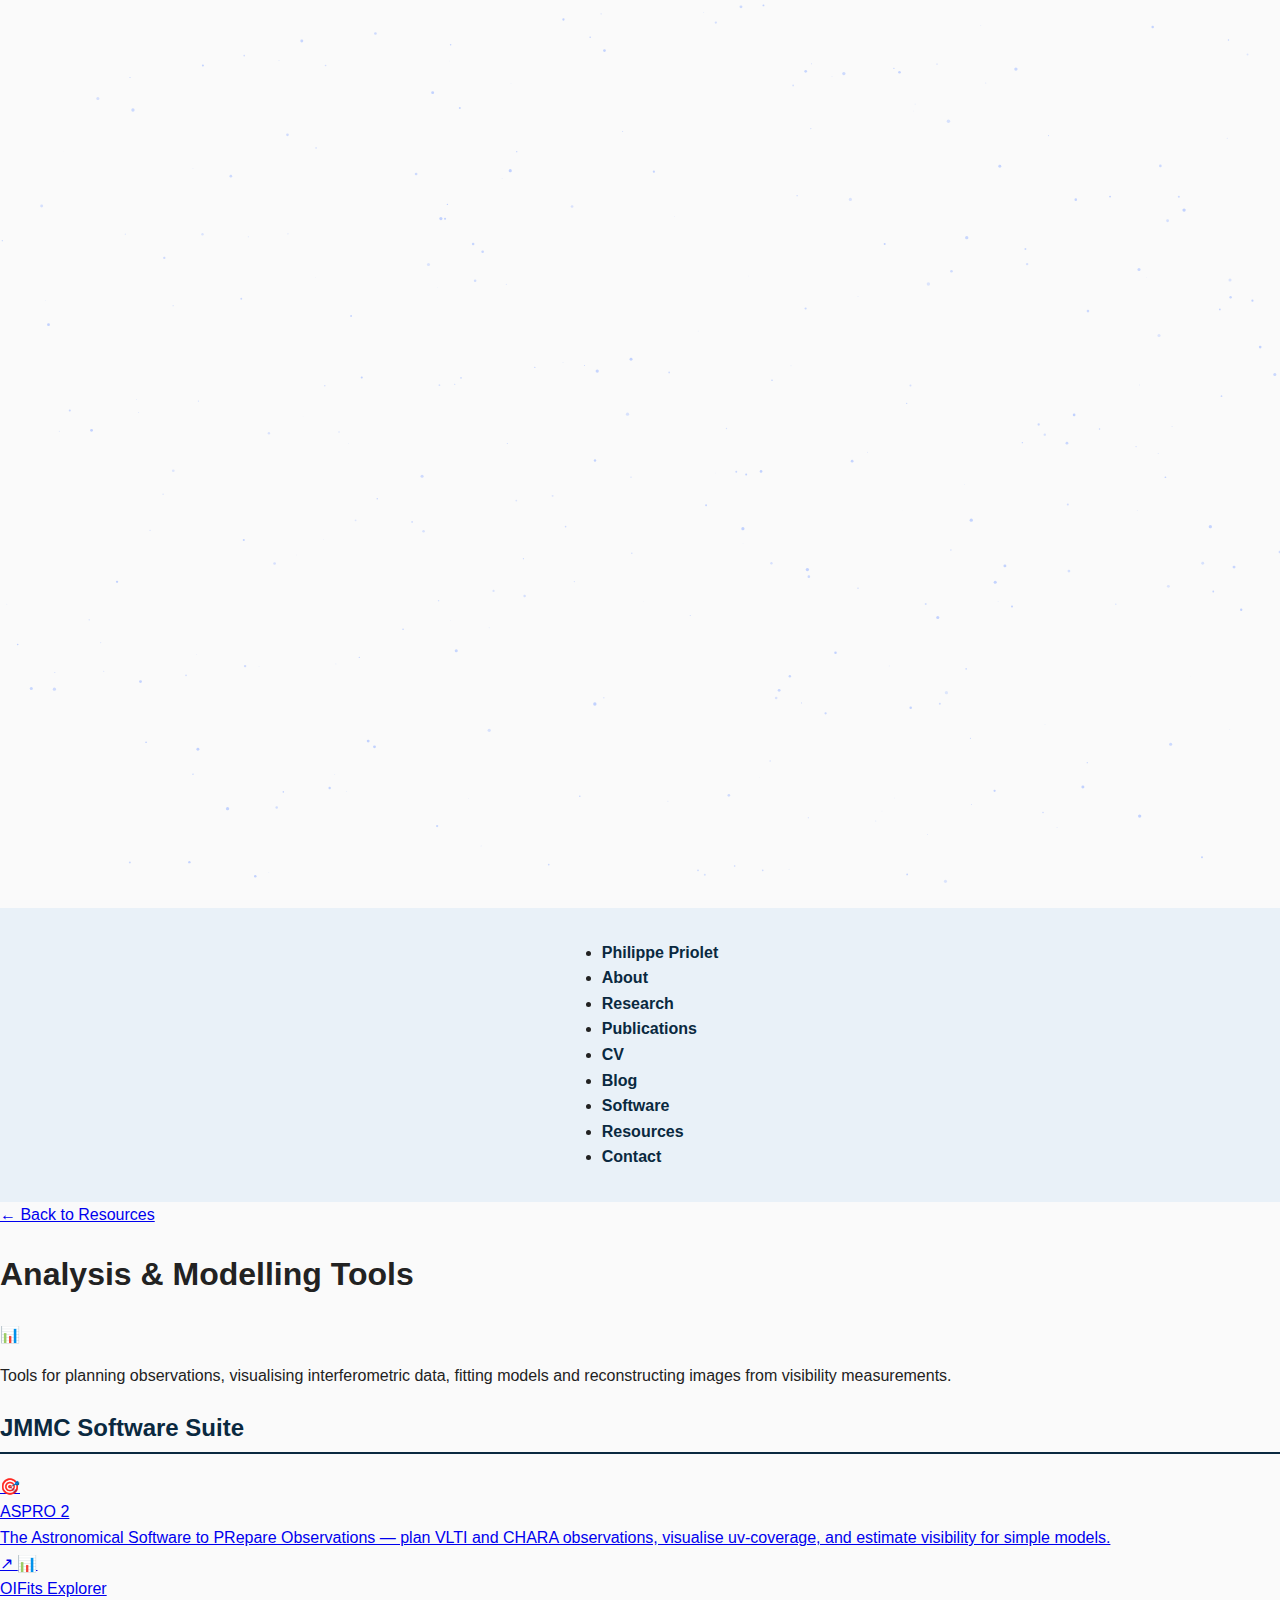
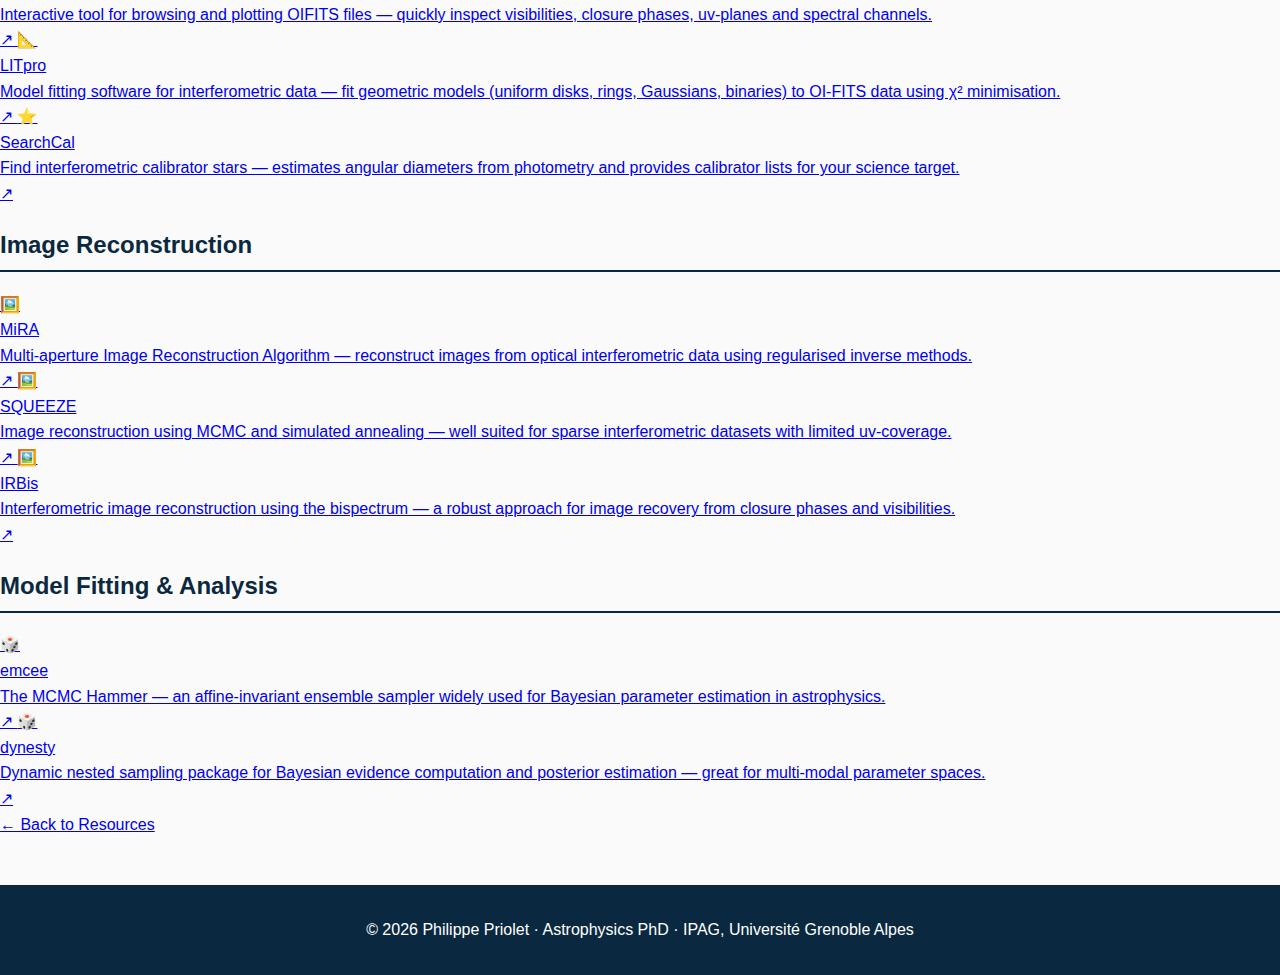
<file: resources/analysis-modelling-tools.html>
<!DOCTYPE html>
<html lang="en">
<head>
  <meta charset="UTF-8">
  <meta name="viewport" content="width=device-width, initial-scale=1.0">
  <title>Analysis & Modelling Tools — Philippe Priolet</title>
  <meta name="description" content="Software for observation planning, data visualisation, model fitting and image reconstruction in interferometry.">
  <link rel="stylesheet" href="../style.css">
</head>
<body>

  <canvas id="stars"></canvas>

  <nav>
    <ul>
      <li><a href="../index.html" class="nav-name">Philippe Priolet</a></li>
      <li><a href="../index.html#about">About</a></li>
      <li><a href="../index.html#research">Research</a></li>
      <li><a href="../index.html#publications">Publications</a></li>
      <li><a href="../index.html#cv">CV</a></li>
      <li><a href="../index.html#blog">Blog</a></li>
      <li><a href="../index.html#software">Software</a></li>
      <li><a href="../index.html#resources">Resources</a></li>
      <li><a href="../index.html#contact">Contact</a></li>
    </ul>
  </nav>

  <article class="blog-post">
    <div class="container">

      <a href="../index.html#resources" class="back-link">← Back to Resources</a>

      <h1 class="post-title">Analysis & Modelling Tools</h1>

      <div class="post-hero-img b3">📊</div>

      <div class="post-body">
        <p>
          Tools for planning observations, visualising interferometric data, fitting models and reconstructing images from visibility measurements.
        </p>

        <h2>JMMC Software Suite</h2>

        <div class="resource-link-list">
          <a href="https://www.jmmc.fr/english/tools/proposal-preparation/aspro/" class="resource-link-item" target="_blank" rel="noopener">
            <span class="resource-link-icon">🎯</span>
            <div>
              <div class="resource-link-name">ASPRO 2</div>
              <div class="resource-link-desc">The Astronomical Software to PRepare Observations — plan VLTI and CHARA observations, visualise uv-coverage, and estimate visibility for simple models.</div>
            </div>
            <span class="resource-link-arrow">↗</span>
          </a>

          <a href="https://www.jmmc.fr/english/tools/data-analysis/oifits-explorer/" class="resource-link-item" target="_blank" rel="noopener">
            <span class="resource-link-icon">📊</span>
            <div>
              <div class="resource-link-name">OIFits Explorer</div>
              <div class="resource-link-desc">Interactive tool for browsing and plotting OIFITS files — quickly inspect visibilities, closure phases, uv-planes and spectral channels.</div>
            </div>
            <span class="resource-link-arrow">↗</span>
          </a>

          <a href="https://www.jmmc.fr/english/tools/data-analysis/litpro/" class="resource-link-item" target="_blank" rel="noopener">
            <span class="resource-link-icon">📐</span>
            <div>
              <div class="resource-link-name">LITpro</div>
              <div class="resource-link-desc">Model fitting software for interferometric data — fit geometric models (uniform disks, rings, Gaussians, binaries) to OI-FITS data using χ² minimisation.</div>
            </div>
            <span class="resource-link-arrow">↗</span>
          </a>

          <a href="https://www.jmmc.fr/english/tools/data-analysis/searchcal/" class="resource-link-item" target="_blank" rel="noopener">
            <span class="resource-link-icon">⭐</span>
            <div>
              <div class="resource-link-name">SearchCal</div>
              <div class="resource-link-desc">Find interferometric calibrator stars — estimates angular diameters from photometry and provides calibrator lists for your science target.</div>
            </div>
            <span class="resource-link-arrow">↗</span>
          </a>
        </div>

        <h2>Image Reconstruction</h2>

        <div class="resource-link-list">
          <a href="https://github.com/kluskaj/mira" class="resource-link-item" target="_blank" rel="noopener">
            <span class="resource-link-icon">🖼️</span>
            <div>
              <div class="resource-link-name">MiRA</div>
              <div class="resource-link-desc">Multi-aperture Image Reconstruction Algorithm — reconstruct images from optical interferometric data using regularised inverse methods.</div>
            </div>
            <span class="resource-link-arrow">↗</span>
          </a>

          <a href="https://github.com/fabienbaron/SQUEEZE" class="resource-link-item" target="_blank" rel="noopener">
            <span class="resource-link-icon">🖼️</span>
            <div>
              <div class="resource-link-name">SQUEEZE</div>
              <div class="resource-link-desc">Image reconstruction using MCMC and simulated annealing — well suited for sparse interferometric datasets with limited uv-coverage.</div>
            </div>
            <span class="resource-link-arrow">↗</span>
          </a>

          <a href="https://github.com/IRSOL/IRBis" class="resource-link-item" target="_blank" rel="noopener">
            <span class="resource-link-icon">🖼️</span>
            <div>
              <div class="resource-link-name">IRBis</div>
              <div class="resource-link-desc">Interferometric image reconstruction using the bispectrum — a robust approach for image recovery from closure phases and visibilities.</div>
            </div>
            <span class="resource-link-arrow">↗</span>
          </a>
        </div>

        <h2>Model Fitting & Analysis</h2>

        <div class="resource-link-list">
          <a href="https://emcee.readthedocs.io/" class="resource-link-item" target="_blank" rel="noopener">
            <span class="resource-link-icon">🎲</span>
            <div>
              <div class="resource-link-name">emcee</div>
              <div class="resource-link-desc">The MCMC Hammer — an affine-invariant ensemble sampler widely used for Bayesian parameter estimation in astrophysics.</div>
            </div>
            <span class="resource-link-arrow">↗</span>
          </a>

          <a href="https://dynesty.readthedocs.io/" class="resource-link-item" target="_blank" rel="noopener">
            <span class="resource-link-icon">🎲</span>
            <div>
              <div class="resource-link-name">dynesty</div>
              <div class="resource-link-desc">Dynamic nested sampling package for Bayesian evidence computation and posterior estimation — great for multi-modal parameter spaces.</div>
            </div>
            <span class="resource-link-arrow">↗</span>
          </a>
        </div>
      </div>

      <a href="../index.html#resources" class="back-link">← Back to Resources</a>

    </div>
  </article>

  <footer>
    <p>© 2026 Philippe Priolet · Astrophysics PhD · IPAG, Université Grenoble Alpes</p>
  </footer>

  <script>
    (function initStarfield() {
      const canvas = document.getElementById('stars');
      if (!canvas) return;
      const ctx = canvas.getContext('2d');
      let stars = [];
      function resize() { canvas.width = window.innerWidth; canvas.height = window.innerHeight; }
      function create() {
        resize(); stars = [];
        const count = Math.min(300, Math.floor(canvas.width * canvas.height / 4000));
        for (let i = 0; i < count; i++) {
          stars.push({ x: Math.random() * canvas.width, y: Math.random() * canvas.height,
            r: Math.random() * 1.5 + 0.2, phase: Math.random() * Math.PI * 2, speed: Math.random() * 0.003 + 0.001 });
        }
      }
      function draw() {
        ctx.clearRect(0, 0, canvas.width, canvas.height);
        stars.forEach(s => { s.phase += s.speed; const a = 0.4 + 0.4 * Math.abs(Math.sin(s.phase));
          ctx.beginPath(); ctx.arc(s.x, s.y, s.r, 0, Math.PI * 2);
          ctx.fillStyle = `rgba(180,200,255,${a})`; ctx.fill(); });
        requestAnimationFrame(draw);
      }
      window.addEventListener('resize', create); create(); draw();
    })();
  </script>

</body>
</html>
</file>
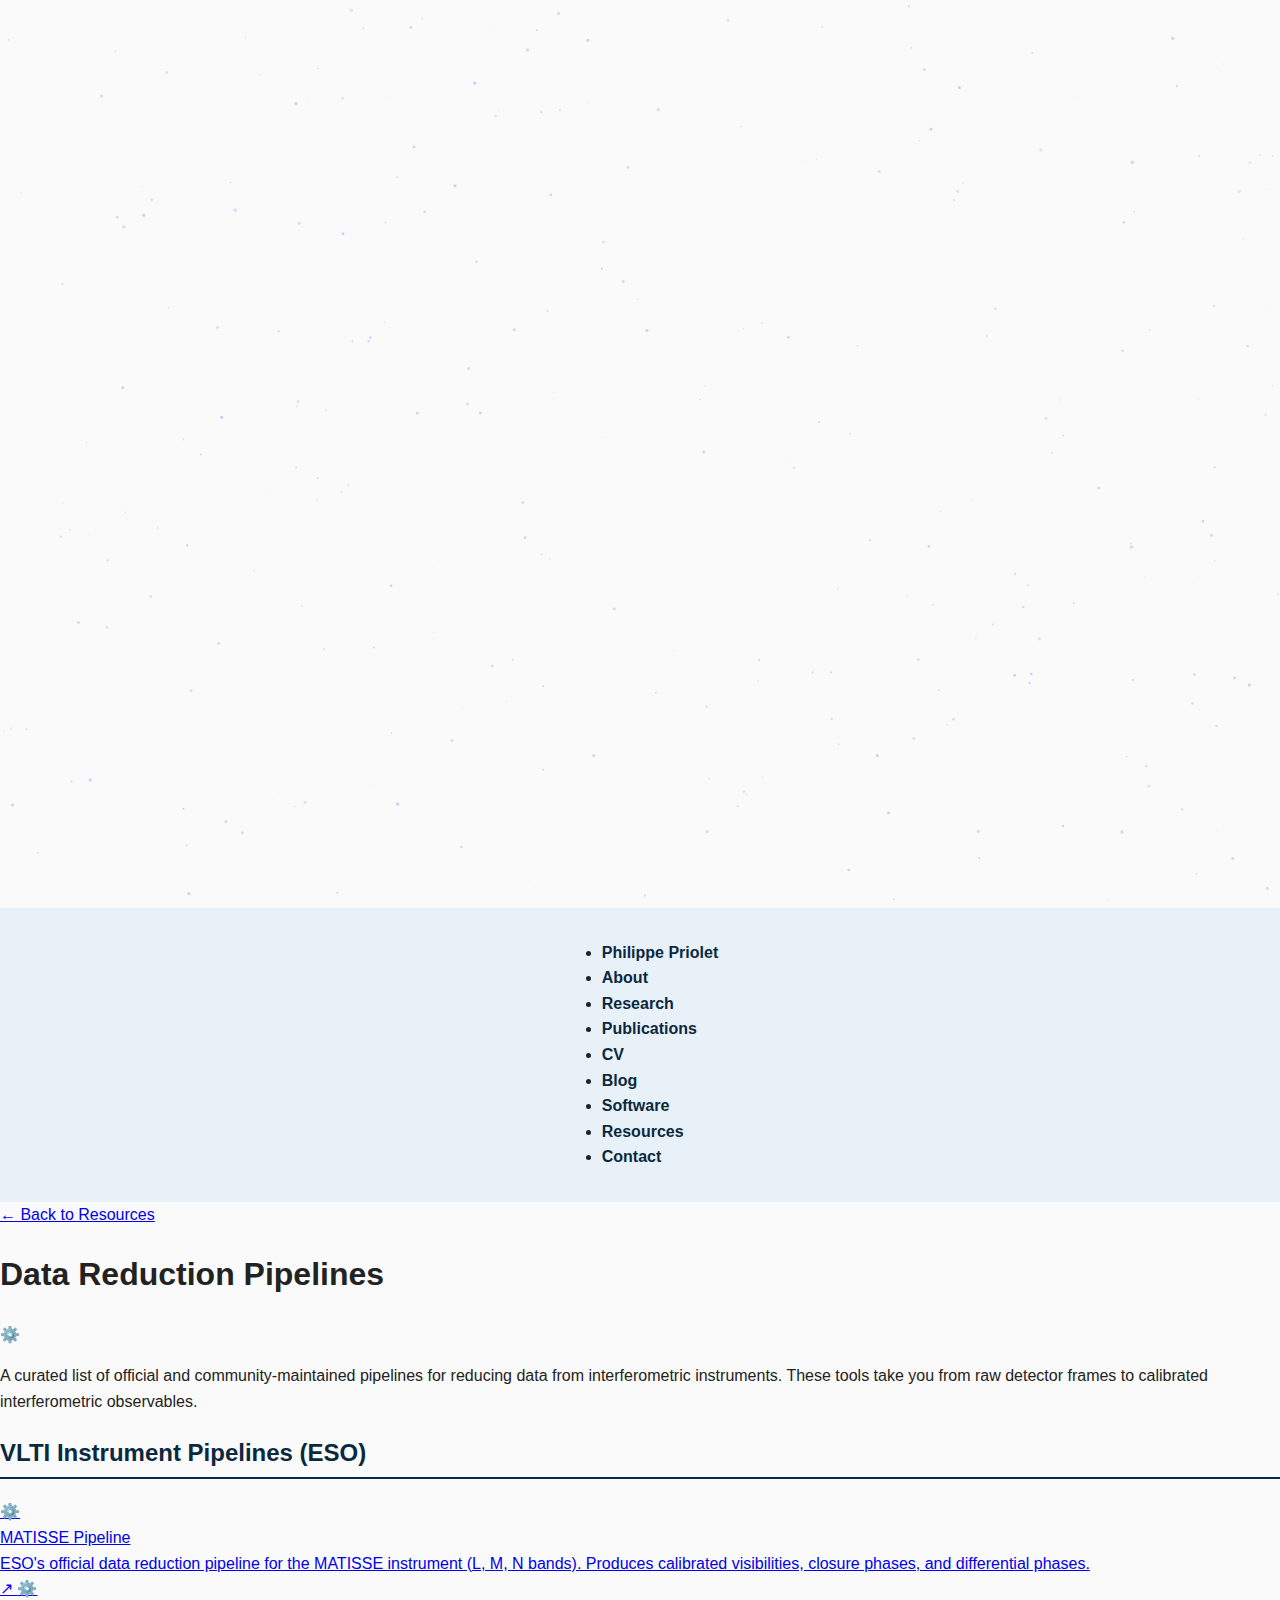
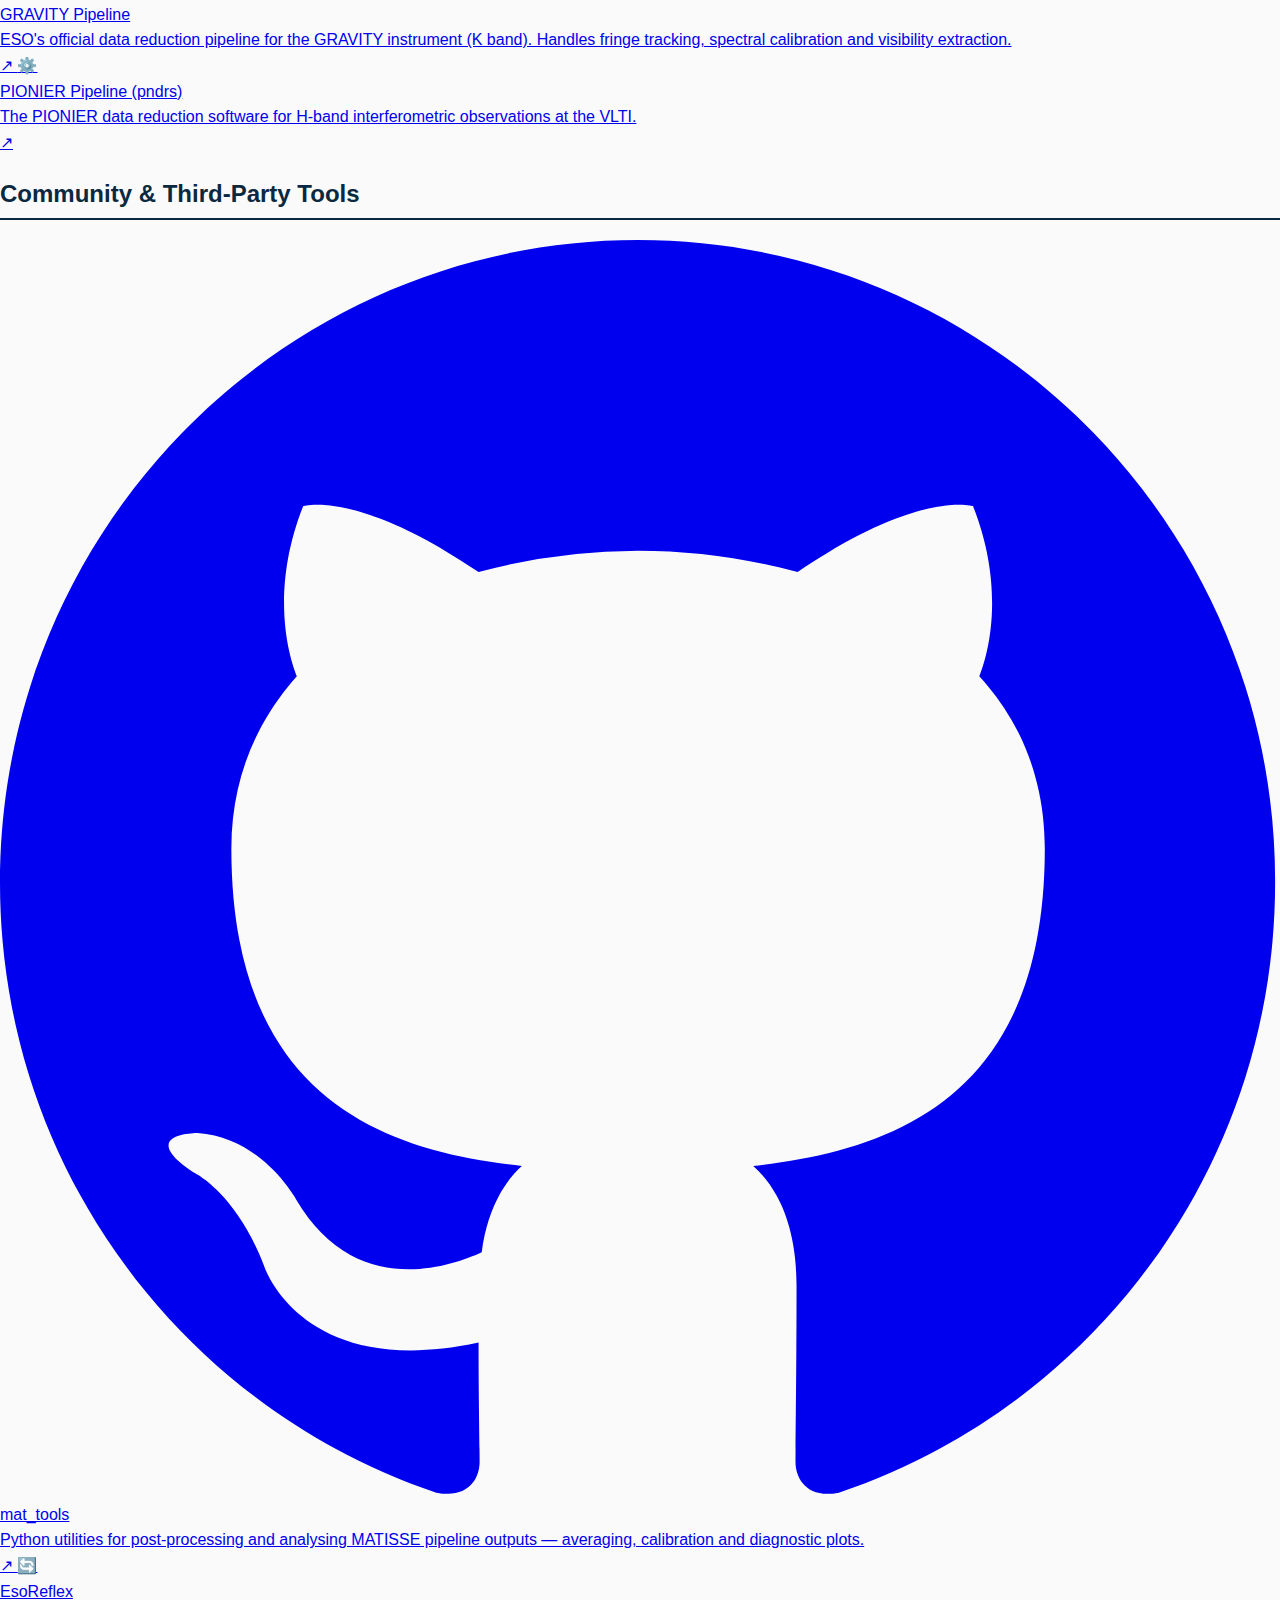
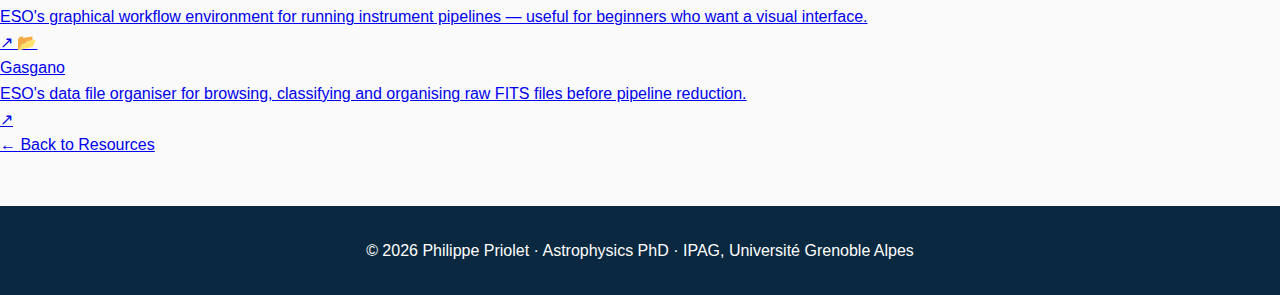
<file: resources/data-reduction-pipelines.html>
<!DOCTYPE html>
<html lang="en">
<head>
  <meta charset="UTF-8">
  <meta name="viewport" content="width=device-width, initial-scale=1.0">
  <title>Data Reduction Pipelines — Philippe Priolet</title>
  <meta name="description" content="Official ESO pipelines and community tools for reducing interferometric data.">
  <link rel="stylesheet" href="../style.css">
</head>
<body>

  <canvas id="stars"></canvas>

  <nav>
    <ul>
      <li><a href="../index.html" class="nav-name">Philippe Priolet</a></li>
      <li><a href="../index.html#about">About</a></li>
      <li><a href="../index.html#research">Research</a></li>
      <li><a href="../index.html#publications">Publications</a></li>
      <li><a href="../index.html#cv">CV</a></li>
      <li><a href="../index.html#blog">Blog</a></li>
      <li><a href="../index.html#software">Software</a></li>
      <li><a href="../index.html#resources">Resources</a></li>
      <li><a href="../index.html#contact">Contact</a></li>
    </ul>
  </nav>

  <article class="blog-post">
    <div class="container">

      <a href="../index.html#resources" class="back-link">← Back to Resources</a>

      <h1 class="post-title">Data Reduction Pipelines</h1>

      <div class="post-hero-img b1">⚙️</div>

      <div class="post-body">
        <p>
          A curated list of official and community-maintained pipelines for reducing data from interferometric instruments. These tools take you from raw detector frames to calibrated interferometric observables.
        </p>

        <h2>VLTI Instrument Pipelines (ESO)</h2>

        <div class="resource-link-list">
          <a href="https://www.eso.org/sci/software/pipelines/matisse/matisse-pipe-recipes.html" class="resource-link-item" target="_blank" rel="noopener">
            <span class="resource-link-icon">⚙️</span>
            <div>
              <div class="resource-link-name">MATISSE Pipeline</div>
              <div class="resource-link-desc">ESO's official data reduction pipeline for the MATISSE instrument (L, M, N bands). Produces calibrated visibilities, closure phases, and differential phases.</div>
            </div>
            <span class="resource-link-arrow">↗</span>
          </a>

          <a href="https://www.eso.org/sci/software/pipelines/gravity/gravity-pipe-recipes.html" class="resource-link-item" target="_blank" rel="noopener">
            <span class="resource-link-icon">⚙️</span>
            <div>
              <div class="resource-link-name">GRAVITY Pipeline</div>
              <div class="resource-link-desc">ESO's official data reduction pipeline for the GRAVITY instrument (K band). Handles fringe tracking, spectral calibration and visibility extraction.</div>
            </div>
            <span class="resource-link-arrow">↗</span>
          </a>

          <a href="https://www.eso.org/sci/software/pipelines/" class="resource-link-item" target="_blank" rel="noopener">
            <span class="resource-link-icon">⚙️</span>
            <div>
              <div class="resource-link-name">PIONIER Pipeline (pndrs)</div>
              <div class="resource-link-desc">The PIONIER data reduction software for H-band interferometric observations at the VLTI.</div>
            </div>
            <span class="resource-link-arrow">↗</span>
          </a>
        </div>

        <h2>Community & Third-Party Tools</h2>

        <div class="resource-link-list">
          <a href="https://github.com/regalgal/mat_tools" class="resource-link-item" target="_blank" rel="noopener">
            <span class="resource-link-icon"><svg class="icon-svg" viewBox="0 0 98 96" xmlns="http://www.w3.org/2000/svg"><path fill-rule="evenodd" clip-rule="evenodd" d="M48.854 0C21.839 0 0 22 0 49.217c0 21.756 13.993 40.172 33.405 46.69 2.427.49 3.316-1.059 3.316-2.362 0-1.141-.08-5.052-.08-9.127-13.59 2.934-16.42-5.867-16.42-5.867-2.184-5.704-5.42-7.17-5.42-7.17-4.448-3.015.324-3.015.324-3.015 4.934.326 7.523 5.052 7.523 5.052 4.367 7.496 11.404 5.378 14.235 4.074.404-3.178 1.699-5.378 3.074-6.6-10.839-1.141-22.243-5.378-22.243-24.283 0-5.378 1.94-9.778 5.014-13.2-.485-1.222-2.184-6.275.486-13.038 0 0 4.125-1.304 13.426 5.052a46.97 46.97 0 0 1 12.214-1.63c4.125 0 8.33.571 12.213 1.63 9.302-6.356 13.427-5.052 13.427-5.052 2.67 6.763.97 11.816.485 13.038 3.155 3.422 5.015 7.822 5.015 13.2 0 18.905-11.404 23.06-22.324 24.283 1.78 1.548 3.316 4.481 3.316 9.126 0 6.6-.08 11.897-.08 13.526 0 1.304.89 2.853 3.316 2.364 19.412-6.52 33.405-24.935 33.405-46.691C97.707 22 75.788 0 48.854 0z" fill="currentColor"/></svg></span>
            <div>
              <div class="resource-link-name">mat_tools</div>
              <div class="resource-link-desc">Python utilities for post-processing and analysing MATISSE pipeline outputs — averaging, calibration and diagnostic plots.</div>
            </div>
            <span class="resource-link-arrow">↗</span>
          </a>

          <a href="https://www.eso.org/sci/software/esoreflex/" class="resource-link-item" target="_blank" rel="noopener">
            <span class="resource-link-icon">🔄</span>
            <div>
              <div class="resource-link-name">EsoReflex</div>
              <div class="resource-link-desc">ESO's graphical workflow environment for running instrument pipelines — useful for beginners who want a visual interface.</div>
            </div>
            <span class="resource-link-arrow">↗</span>
          </a>

          <a href="https://www.eso.org/sci/software/gasgano.html" class="resource-link-item" target="_blank" rel="noopener">
            <span class="resource-link-icon">📂</span>
            <div>
              <div class="resource-link-name">Gasgano</div>
              <div class="resource-link-desc">ESO's data file organiser for browsing, classifying and organising raw FITS files before pipeline reduction.</div>
            </div>
            <span class="resource-link-arrow">↗</span>
          </a>
        </div>
      </div>

      <a href="../index.html#resources" class="back-link">← Back to Resources</a>

    </div>
  </article>

  <footer>
    <p>© 2026 Philippe Priolet · Astrophysics PhD · IPAG, Université Grenoble Alpes</p>
  </footer>

  <script>
    (function initStarfield() {
      const canvas = document.getElementById('stars');
      if (!canvas) return;
      const ctx = canvas.getContext('2d');
      let stars = [];
      function resize() { canvas.width = window.innerWidth; canvas.height = window.innerHeight; }
      function create() {
        resize(); stars = [];
        const count = Math.min(300, Math.floor(canvas.width * canvas.height / 4000));
        for (let i = 0; i < count; i++) {
          stars.push({ x: Math.random() * canvas.width, y: Math.random() * canvas.height,
            r: Math.random() * 1.5 + 0.2, phase: Math.random() * Math.PI * 2, speed: Math.random() * 0.003 + 0.001 });
        }
      }
      function draw() {
        ctx.clearRect(0, 0, canvas.width, canvas.height);
        stars.forEach(s => { s.phase += s.speed; const a = 0.4 + 0.4 * Math.abs(Math.sin(s.phase));
          ctx.beginPath(); ctx.arc(s.x, s.y, s.r, 0, Math.PI * 2);
          ctx.fillStyle = `rgba(180,200,255,${a})`; ctx.fill(); });
        requestAnimationFrame(draw);
      }
      window.addEventListener('resize', create); create(); draw();
    })();
  </script>

</body>
</html>
</file>
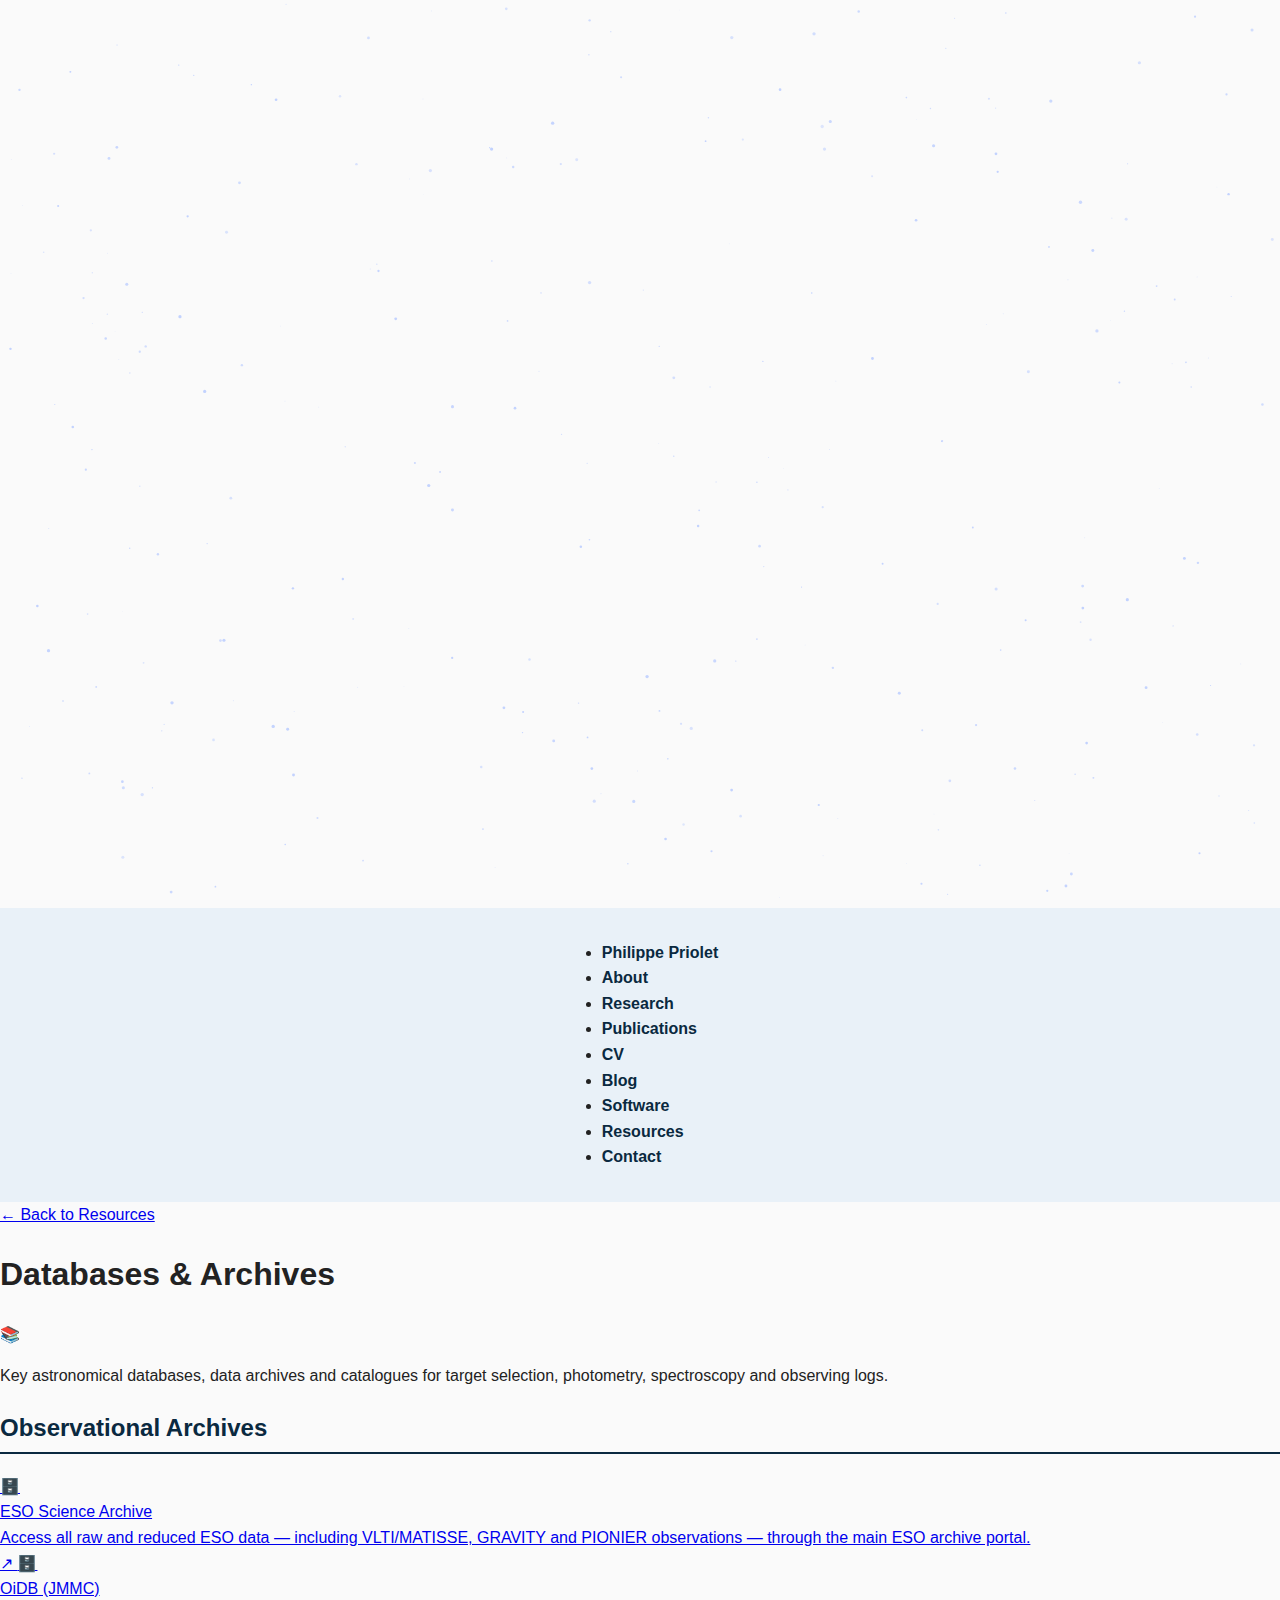
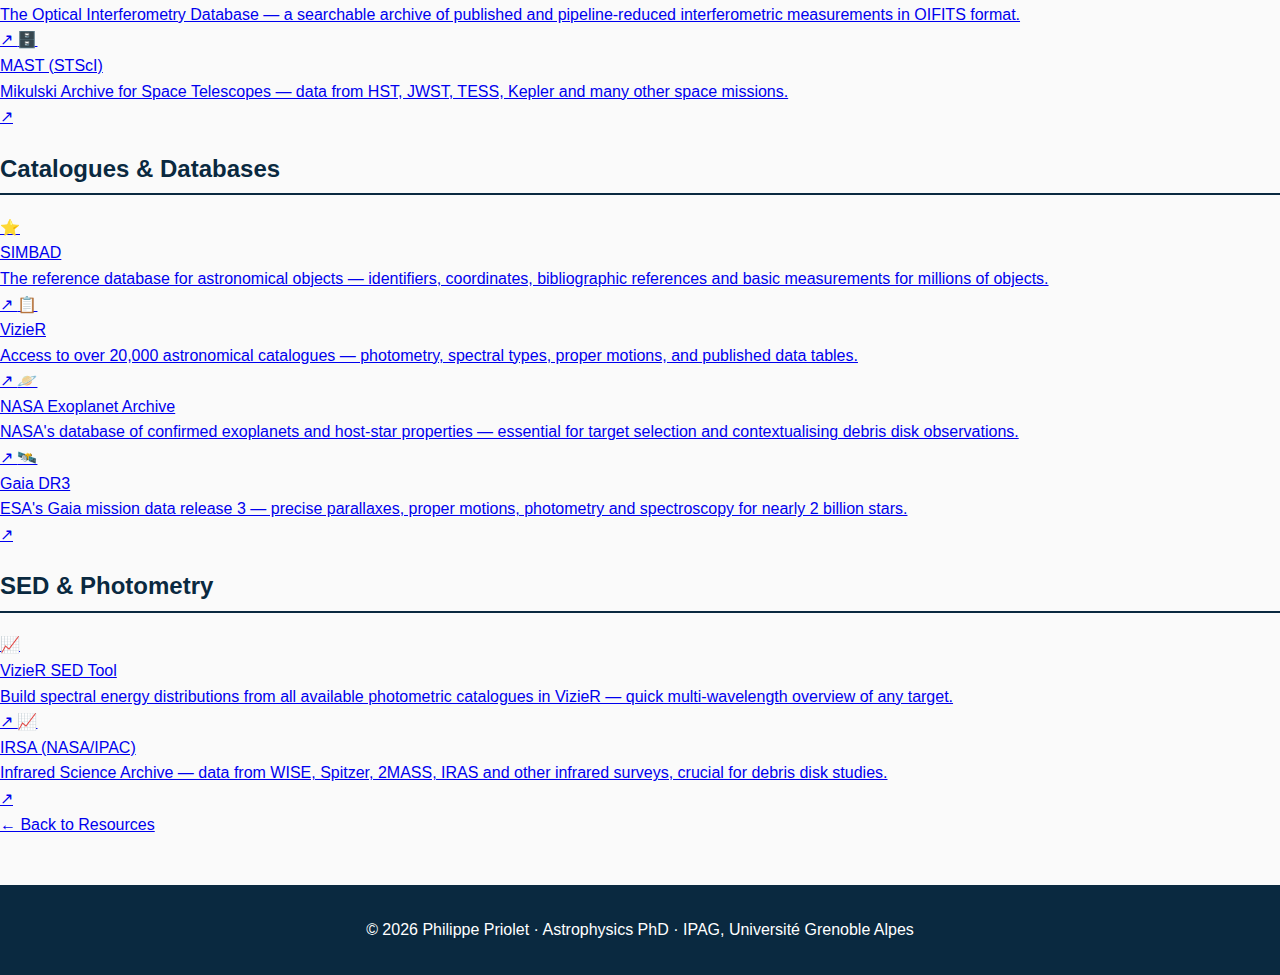
<file: resources/databases-archives.html>
<!DOCTYPE html>
<html lang="en">
<head>
  <meta charset="UTF-8">
  <meta name="viewport" content="width=device-width, initial-scale=1.0">
  <title>Databases & Archives — Philippe Priolet</title>
  <meta name="description" content="Astronomical databases, catalogues and archives for targets, photometry, spectra and observing logs.">
  <link rel="stylesheet" href="../style.css">
</head>
<body>

  <canvas id="stars"></canvas>

  <nav>
    <ul>
      <li><a href="../index.html" class="nav-name">Philippe Priolet</a></li>
      <li><a href="../index.html#about">About</a></li>
      <li><a href="../index.html#research">Research</a></li>
      <li><a href="../index.html#publications">Publications</a></li>
      <li><a href="../index.html#cv">CV</a></li>
      <li><a href="../index.html#blog">Blog</a></li>
      <li><a href="../index.html#software">Software</a></li>
      <li><a href="../index.html#resources">Resources</a></li>
      <li><a href="../index.html#contact">Contact</a></li>
    </ul>
  </nav>

  <article class="blog-post">
    <div class="container">

      <a href="../index.html#resources" class="back-link">← Back to Resources</a>

      <h1 class="post-title">Databases & Archives</h1>

      <div class="post-hero-img b1">📚</div>

      <div class="post-body">
        <p>
          Key astronomical databases, data archives and catalogues for target selection, photometry, spectroscopy and observing logs.
        </p>

        <h2>Observational Archives</h2>

        <div class="resource-link-list">
          <a href="https://archive.eso.org/cms.html" class="resource-link-item" target="_blank" rel="noopener">
            <span class="resource-link-icon">🗄️</span>
            <div>
              <div class="resource-link-name">ESO Science Archive</div>
              <div class="resource-link-desc">Access all raw and reduced ESO data — including VLTI/MATISSE, GRAVITY and PIONIER observations — through the main ESO archive portal.</div>
            </div>
            <span class="resource-link-arrow">↗</span>
          </a>

          <a href="https://oidb.jmmc.fr/" class="resource-link-item" target="_blank" rel="noopener">
            <span class="resource-link-icon">🗄️</span>
            <div>
              <div class="resource-link-name">OiDB (JMMC)</div>
              <div class="resource-link-desc">The Optical Interferometry Database — a searchable archive of published and pipeline-reduced interferometric measurements in OIFITS format.</div>
            </div>
            <span class="resource-link-arrow">↗</span>
          </a>

          <a href="https://mast.stsci.edu/" class="resource-link-item" target="_blank" rel="noopener">
            <span class="resource-link-icon">🗄️</span>
            <div>
              <div class="resource-link-name">MAST (STScI)</div>
              <div class="resource-link-desc">Mikulski Archive for Space Telescopes — data from HST, JWST, TESS, Kepler and many other space missions.</div>
            </div>
            <span class="resource-link-arrow">↗</span>
          </a>
        </div>

        <h2>Catalogues & Databases</h2>

        <div class="resource-link-list">
          <a href="https://simbad.u-strasbg.fr/simbad/" class="resource-link-item" target="_blank" rel="noopener">
            <span class="resource-link-icon">⭐</span>
            <div>
              <div class="resource-link-name">SIMBAD</div>
              <div class="resource-link-desc">The reference database for astronomical objects — identifiers, coordinates, bibliographic references and basic measurements for millions of objects.</div>
            </div>
            <span class="resource-link-arrow">↗</span>
          </a>

          <a href="https://vizier.u-strasbg.fr/" class="resource-link-item" target="_blank" rel="noopener">
            <span class="resource-link-icon">📋</span>
            <div>
              <div class="resource-link-name">VizieR</div>
              <div class="resource-link-desc">Access to over 20,000 astronomical catalogues — photometry, spectral types, proper motions, and published data tables.</div>
            </div>
            <span class="resource-link-arrow">↗</span>
          </a>

          <a href="https://exoplanetarchive.ipac.caltech.edu/" class="resource-link-item" target="_blank" rel="noopener">
            <span class="resource-link-icon">🪐</span>
            <div>
              <div class="resource-link-name">NASA Exoplanet Archive</div>
              <div class="resource-link-desc">NASA's database of confirmed exoplanets and host-star properties — essential for target selection and contextualising debris disk observations.</div>
            </div>
            <span class="resource-link-arrow">↗</span>
          </a>

          <a href="https://www.cosmos.esa.int/web/gaia/data-release-3" class="resource-link-item" target="_blank" rel="noopener">
            <span class="resource-link-icon">🛰️</span>
            <div>
              <div class="resource-link-name">Gaia DR3</div>
              <div class="resource-link-desc">ESA's Gaia mission data release 3 — precise parallaxes, proper motions, photometry and spectroscopy for nearly 2 billion stars.</div>
            </div>
            <span class="resource-link-arrow">↗</span>
          </a>
        </div>

        <h2>SED & Photometry</h2>

        <div class="resource-link-list">
          <a href="http://vizier.u-strasbg.fr/vizier/sed/" class="resource-link-item" target="_blank" rel="noopener">
            <span class="resource-link-icon">📈</span>
            <div>
              <div class="resource-link-name">VizieR SED Tool</div>
              <div class="resource-link-desc">Build spectral energy distributions from all available photometric catalogues in VizieR — quick multi-wavelength overview of any target.</div>
            </div>
            <span class="resource-link-arrow">↗</span>
          </a>

          <a href="https://irsa.ipac.caltech.edu/" class="resource-link-item" target="_blank" rel="noopener">
            <span class="resource-link-icon">📈</span>
            <div>
              <div class="resource-link-name">IRSA (NASA/IPAC)</div>
              <div class="resource-link-desc">Infrared Science Archive — data from WISE, Spitzer, 2MASS, IRAS and other infrared surveys, crucial for debris disk studies.</div>
            </div>
            <span class="resource-link-arrow">↗</span>
          </a>
        </div>
      </div>

      <a href="../index.html#resources" class="back-link">← Back to Resources</a>

    </div>
  </article>

  <footer>
    <p>© 2026 Philippe Priolet · Astrophysics PhD · IPAG, Université Grenoble Alpes</p>
  </footer>

  <script>
    (function initStarfield() {
      const canvas = document.getElementById('stars');
      if (!canvas) return;
      const ctx = canvas.getContext('2d');
      let stars = [];
      function resize() { canvas.width = window.innerWidth; canvas.height = window.innerHeight; }
      function create() {
        resize(); stars = [];
        const count = Math.min(300, Math.floor(canvas.width * canvas.height / 4000));
        for (let i = 0; i < count; i++) {
          stars.push({ x: Math.random() * canvas.width, y: Math.random() * canvas.height,
            r: Math.random() * 1.5 + 0.2, phase: Math.random() * Math.PI * 2, speed: Math.random() * 0.003 + 0.001 });
        }
      }
      function draw() {
        ctx.clearRect(0, 0, canvas.width, canvas.height);
        stars.forEach(s => { s.phase += s.speed; const a = 0.4 + 0.4 * Math.abs(Math.sin(s.phase));
          ctx.beginPath(); ctx.arc(s.x, s.y, s.r, 0, Math.PI * 2);
          ctx.fillStyle = `rgba(180,200,255,${a})`; ctx.fill(); });
        requestAnimationFrame(draw);
      }
      window.addEventListener('resize', create); create(); draw();
    })();
  </script>

</body>
</html>
</file>
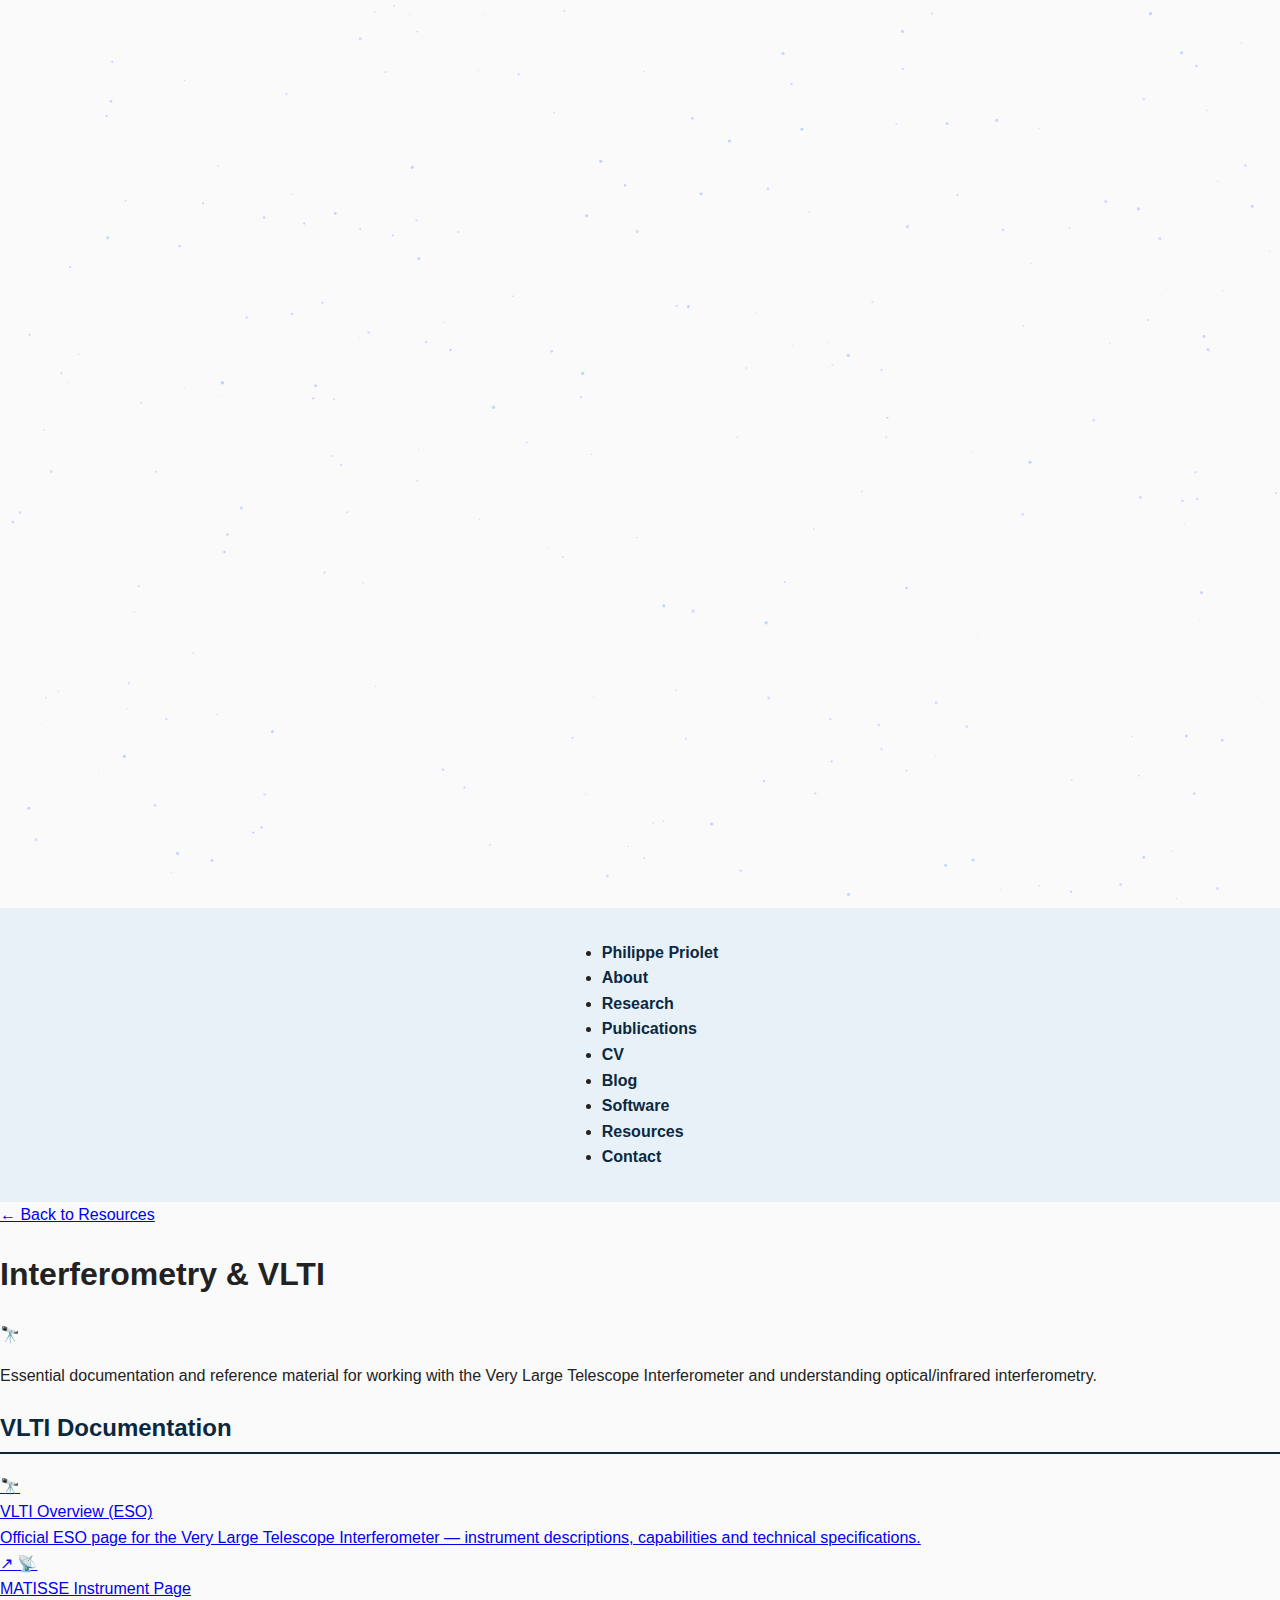
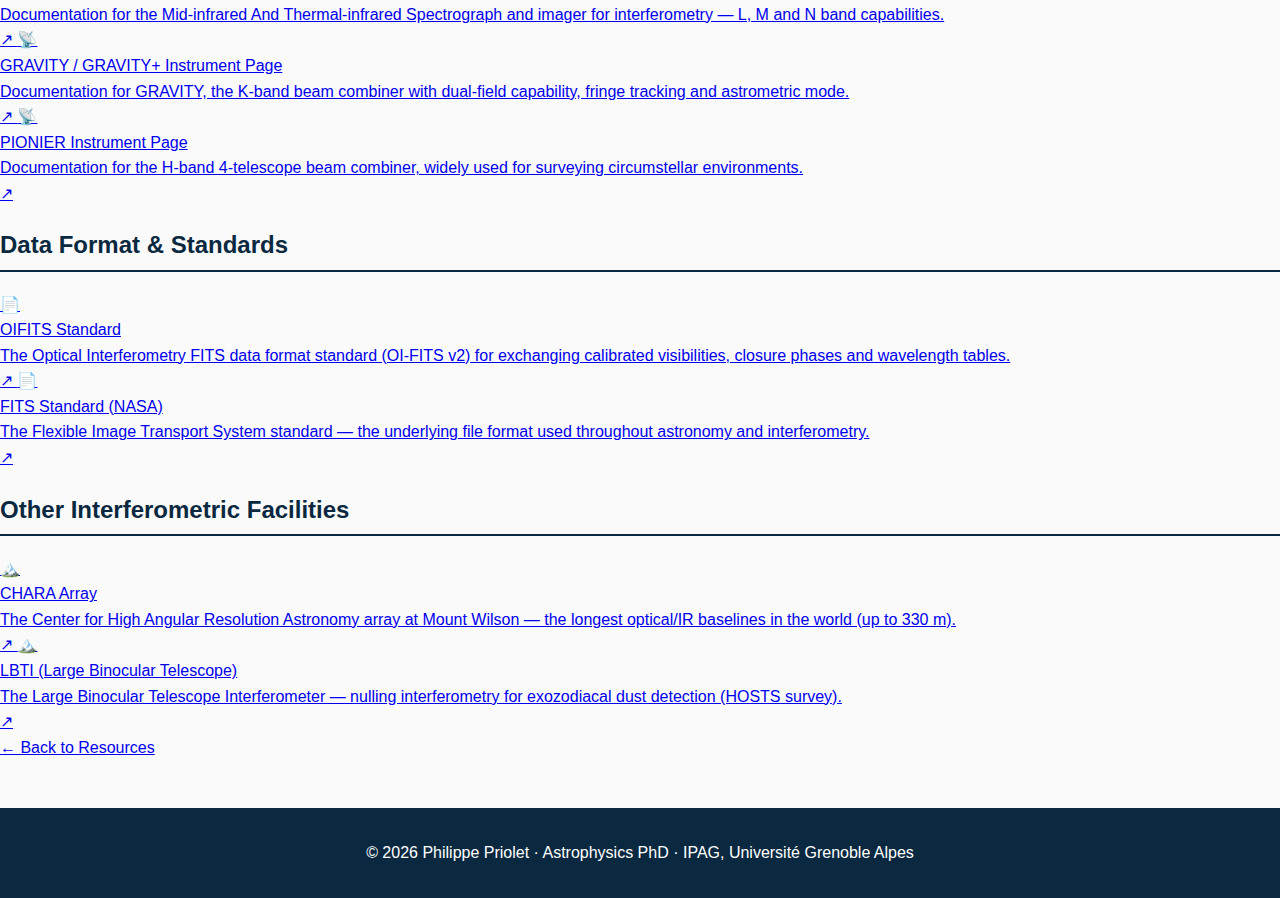
<file: resources/interferometry-vlti.html>
<!DOCTYPE html>
<html lang="en">
<head>
  <meta charset="UTF-8">
  <meta name="viewport" content="width=device-width, initial-scale=1.0">
  <title>Interferometry & VLTI — Philippe Priolet</title>
  <meta name="description" content="Documentation, manuals and reference material for the VLTI and optical/infrared interferometry.">
  <link rel="stylesheet" href="../style.css">
</head>
<body>

  <canvas id="stars"></canvas>

  <nav>
    <ul>
      <li><a href="../index.html" class="nav-name">Philippe Priolet</a></li>
      <li><a href="../index.html#about">About</a></li>
      <li><a href="../index.html#research">Research</a></li>
      <li><a href="../index.html#publications">Publications</a></li>
      <li><a href="../index.html#cv">CV</a></li>
      <li><a href="../index.html#blog">Blog</a></li>
      <li><a href="../index.html#software">Software</a></li>
      <li><a href="../index.html#resources">Resources</a></li>
      <li><a href="../index.html#contact">Contact</a></li>
    </ul>
  </nav>

  <article class="blog-post">
    <div class="container">

      <a href="../index.html#resources" class="back-link">← Back to Resources</a>

      <h1 class="post-title">Interferometry & VLTI</h1>

      <div class="post-hero-img b2">🔭</div>

      <div class="post-body">
        <p>
          Essential documentation and reference material for working with the Very Large Telescope Interferometer and understanding optical/infrared interferometry.
        </p>

        <h2>VLTI Documentation</h2>

        <div class="resource-link-list">
          <a href="https://www.eso.org/sci/facilities/paranal/telescopes/vlti.html" class="resource-link-item" target="_blank" rel="noopener">
            <span class="resource-link-icon">🔭</span>
            <div>
              <div class="resource-link-name">VLTI Overview (ESO)</div>
              <div class="resource-link-desc">Official ESO page for the Very Large Telescope Interferometer — instrument descriptions, capabilities and technical specifications.</div>
            </div>
            <span class="resource-link-arrow">↗</span>
          </a>

          <a href="https://www.eso.org/sci/facilities/paranal/instruments/matisse.html" class="resource-link-item" target="_blank" rel="noopener">
            <span class="resource-link-icon">📡</span>
            <div>
              <div class="resource-link-name">MATISSE Instrument Page</div>
              <div class="resource-link-desc">Documentation for the Mid-infrared And Thermal-infrared Spectrograph and imager for interferometry — L, M and N band capabilities.</div>
            </div>
            <span class="resource-link-arrow">↗</span>
          </a>

          <a href="https://www.eso.org/sci/facilities/paranal/instruments/gravity.html" class="resource-link-item" target="_blank" rel="noopener">
            <span class="resource-link-icon">📡</span>
            <div>
              <div class="resource-link-name">GRAVITY / GRAVITY+ Instrument Page</div>
              <div class="resource-link-desc">Documentation for GRAVITY, the K-band beam combiner with dual-field capability, fringe tracking and astrometric mode.</div>
            </div>
            <span class="resource-link-arrow">↗</span>
          </a>

          <a href="https://www.eso.org/sci/facilities/paranal/instruments/pionier.html" class="resource-link-item" target="_blank" rel="noopener">
            <span class="resource-link-icon">📡</span>
            <div>
              <div class="resource-link-name">PIONIER Instrument Page</div>
              <div class="resource-link-desc">Documentation for the H-band 4-telescope beam combiner, widely used for surveying circumstellar environments.</div>
            </div>
            <span class="resource-link-arrow">↗</span>
          </a>
        </div>

        <h2>Data Format & Standards</h2>

        <div class="resource-link-list">
          <a href="https://www.chara.gsu.edu/analysis-software/oifits" class="resource-link-item" target="_blank" rel="noopener">
            <span class="resource-link-icon">📄</span>
            <div>
              <div class="resource-link-name">OIFITS Standard</div>
              <div class="resource-link-desc">The Optical Interferometry FITS data format standard (OI-FITS v2) for exchanging calibrated visibilities, closure phases and wavelength tables.</div>
            </div>
            <span class="resource-link-arrow">↗</span>
          </a>

          <a href="https://fits.gsfc.nasa.gov/" class="resource-link-item" target="_blank" rel="noopener">
            <span class="resource-link-icon">📄</span>
            <div>
              <div class="resource-link-name">FITS Standard (NASA)</div>
              <div class="resource-link-desc">The Flexible Image Transport System standard — the underlying file format used throughout astronomy and interferometry.</div>
            </div>
            <span class="resource-link-arrow">↗</span>
          </a>
        </div>

        <h2>Other Interferometric Facilities</h2>

        <div class="resource-link-list">
          <a href="https://www.chara.gsu.edu/" class="resource-link-item" target="_blank" rel="noopener">
            <span class="resource-link-icon">🏔️</span>
            <div>
              <div class="resource-link-name">CHARA Array</div>
              <div class="resource-link-desc">The Center for High Angular Resolution Astronomy array at Mount Wilson — the longest optical/IR baselines in the world (up to 330 m).</div>
            </div>
            <span class="resource-link-arrow">↗</span>
          </a>

          <a href="https://www.lbto.org/" class="resource-link-item" target="_blank" rel="noopener">
            <span class="resource-link-icon">🏔️</span>
            <div>
              <div class="resource-link-name">LBTI (Large Binocular Telescope)</div>
              <div class="resource-link-desc">The Large Binocular Telescope Interferometer — nulling interferometry for exozodiacal dust detection (HOSTS survey).</div>
            </div>
            <span class="resource-link-arrow">↗</span>
          </a>
        </div>
      </div>

      <a href="../index.html#resources" class="back-link">← Back to Resources</a>

    </div>
  </article>

  <footer>
    <p>© 2026 Philippe Priolet · Astrophysics PhD · IPAG, Université Grenoble Alpes</p>
  </footer>

  <script>
    (function initStarfield() {
      const canvas = document.getElementById('stars');
      if (!canvas) return;
      const ctx = canvas.getContext('2d');
      let stars = [];
      function resize() { canvas.width = window.innerWidth; canvas.height = window.innerHeight; }
      function create() {
        resize(); stars = [];
        const count = Math.min(300, Math.floor(canvas.width * canvas.height / 4000));
        for (let i = 0; i < count; i++) {
          stars.push({ x: Math.random() * canvas.width, y: Math.random() * canvas.height,
            r: Math.random() * 1.5 + 0.2, phase: Math.random() * Math.PI * 2, speed: Math.random() * 0.003 + 0.001 });
        }
      }
      function draw() {
        ctx.clearRect(0, 0, canvas.width, canvas.height);
        stars.forEach(s => { s.phase += s.speed; const a = 0.4 + 0.4 * Math.abs(Math.sin(s.phase));
          ctx.beginPath(); ctx.arc(s.x, s.y, s.r, 0, Math.PI * 2);
          ctx.fillStyle = `rgba(180,200,255,${a})`; ctx.fill(); });
        requestAnimationFrame(draw);
      }
      window.addEventListener('resize', create); create(); draw();
    })();
  </script>

</body>
</html>
</file>
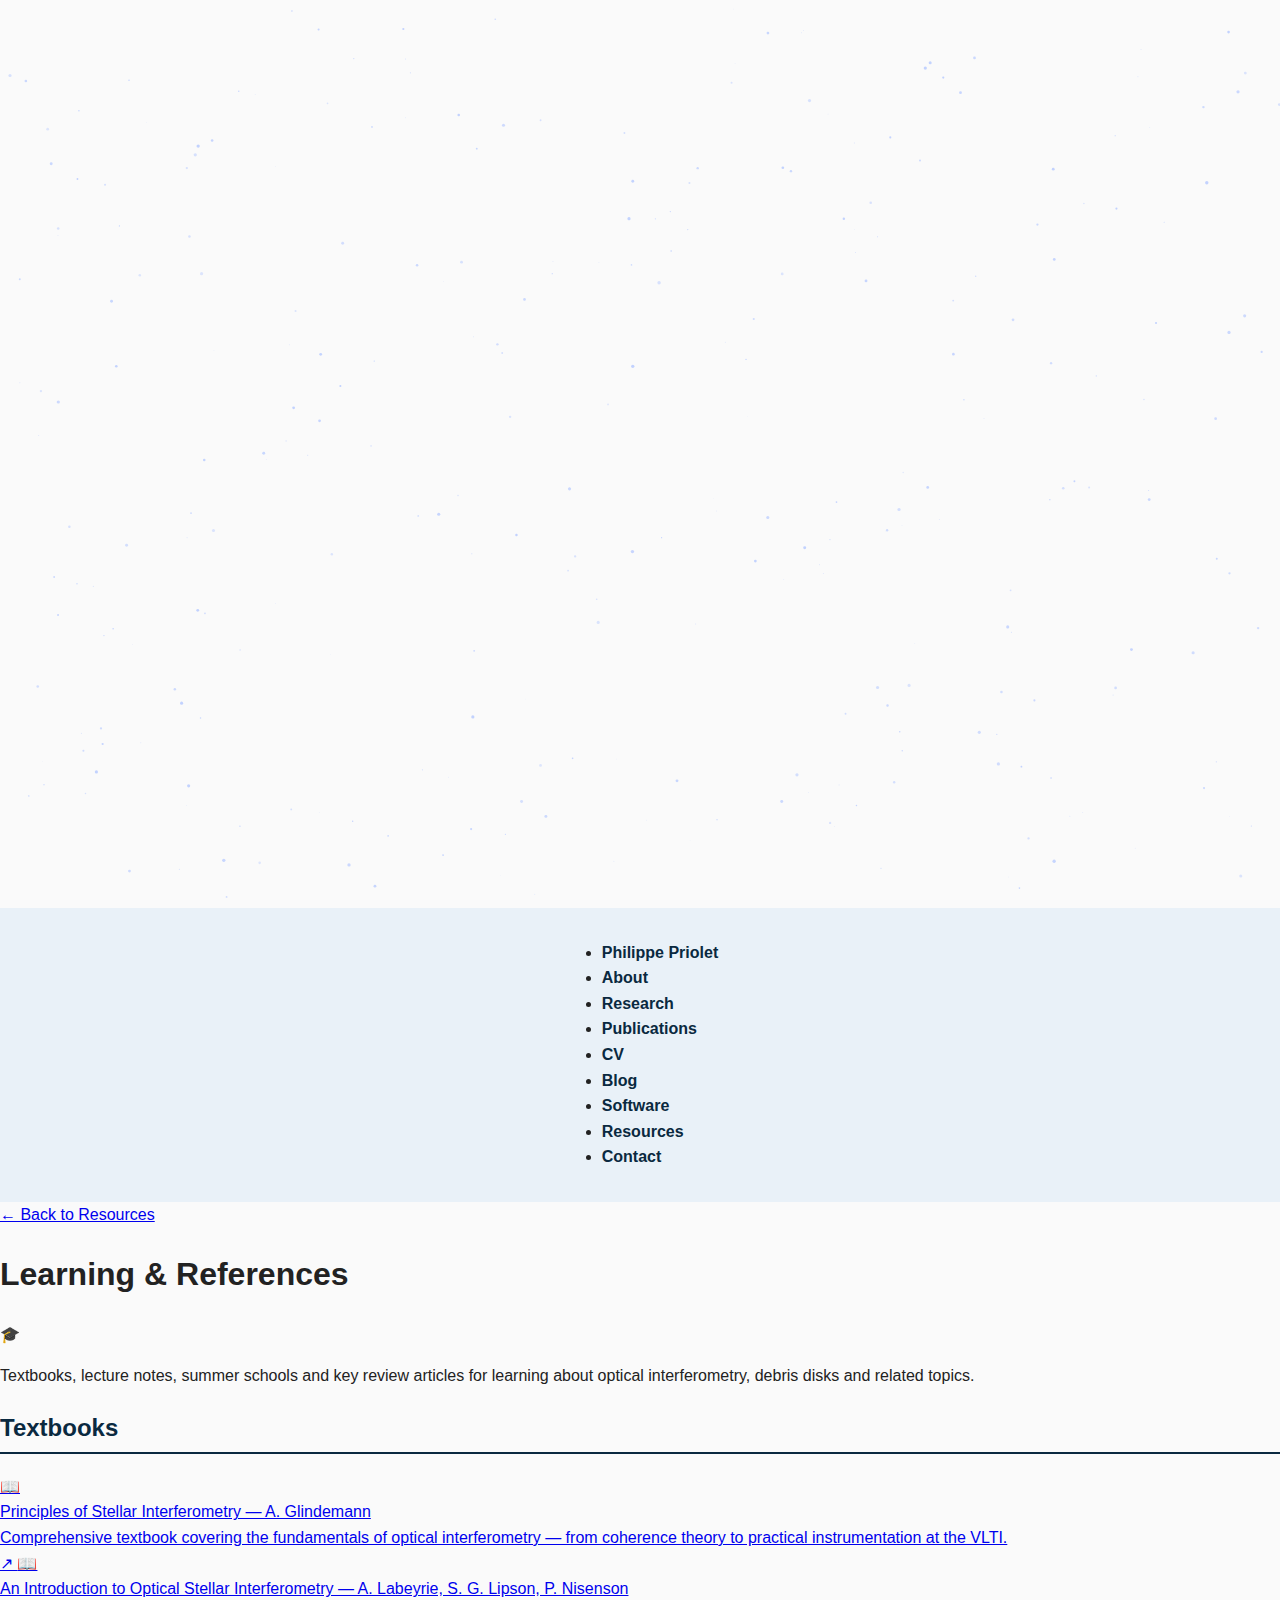
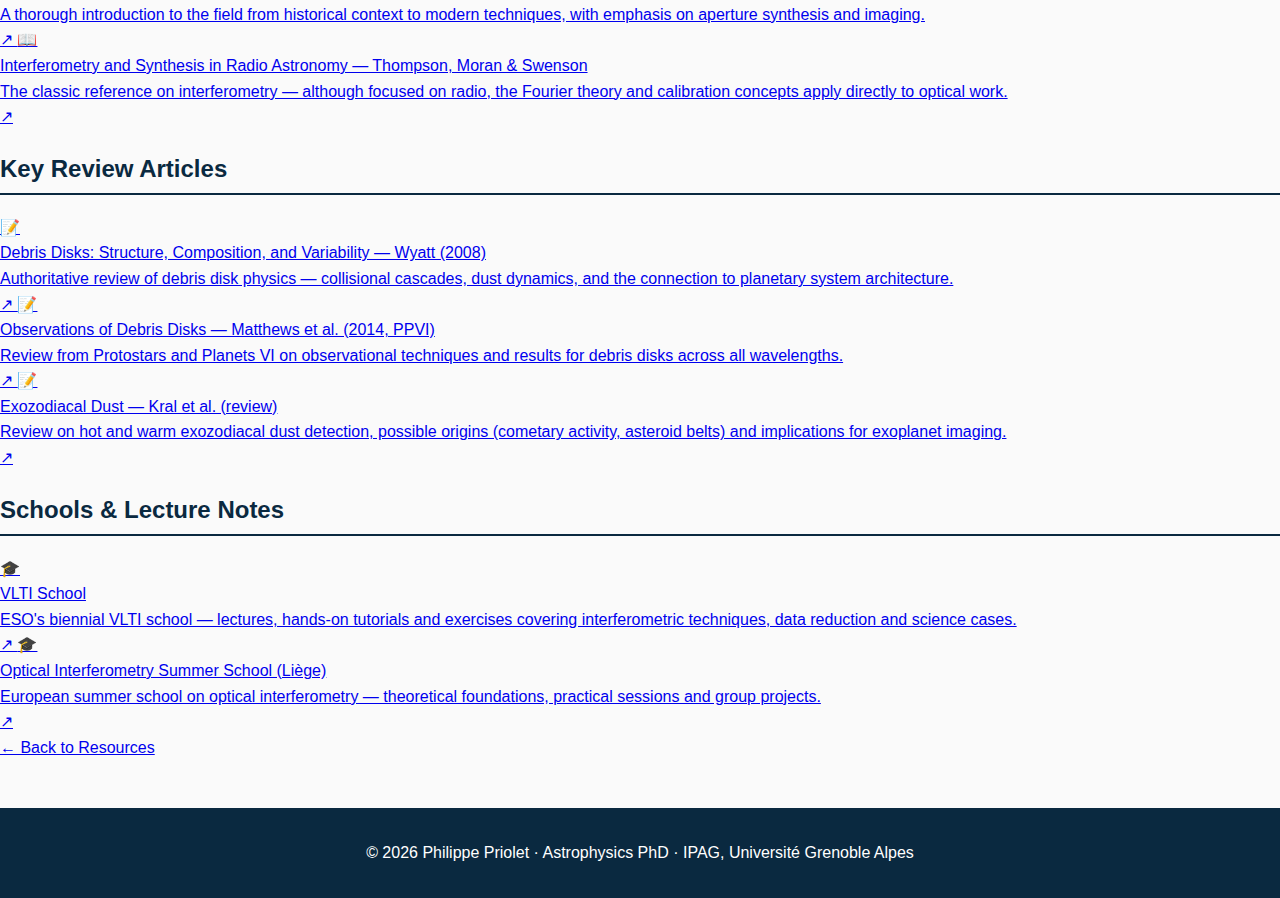
<file: resources/learning-references.html>
<!DOCTYPE html>
<html lang="en">
<head>
  <meta charset="UTF-8">
  <meta name="viewport" content="width=device-width, initial-scale=1.0">
  <title>Learning & References — Philippe Priolet</title>
  <meta name="description" content="Textbooks, lecture notes, schools and review articles for learning about interferometry and debris disks.">
  <link rel="stylesheet" href="../style.css">
</head>
<body>

  <canvas id="stars"></canvas>

  <nav>
    <ul>
      <li><a href="../index.html" class="nav-name">Philippe Priolet</a></li>
      <li><a href="../index.html#about">About</a></li>
      <li><a href="../index.html#research">Research</a></li>
      <li><a href="../index.html#publications">Publications</a></li>
      <li><a href="../index.html#cv">CV</a></li>
      <li><a href="../index.html#blog">Blog</a></li>
      <li><a href="../index.html#software">Software</a></li>
      <li><a href="../index.html#resources">Resources</a></li>
      <li><a href="../index.html#contact">Contact</a></li>
    </ul>
  </nav>

  <article class="blog-post">
    <div class="container">

      <a href="../index.html#resources" class="back-link">← Back to Resources</a>

      <h1 class="post-title">Learning & References</h1>

      <div class="post-hero-img b2">🎓</div>

      <div class="post-body">
        <p>
          Textbooks, lecture notes, summer schools and key review articles for learning about optical interferometry, debris disks and related topics.
        </p>

        <h2>Textbooks</h2>

        <div class="resource-link-list">
          <a href="https://link.springer.com/book/10.1007/978-3-642-15028-9" class="resource-link-item" target="_blank" rel="noopener">
            <span class="resource-link-icon">📖</span>
            <div>
              <div class="resource-link-name">Principles of Stellar Interferometry — A. Glindemann</div>
              <div class="resource-link-desc">Comprehensive textbook covering the fundamentals of optical interferometry — from coherence theory to practical instrumentation at the VLTI.</div>
            </div>
            <span class="resource-link-arrow">↗</span>
          </a>

          <a href="https://www.cambridge.org/core/books/an-introduction-to-optical-stellar-interferometry/4B7B1C4F8F535B64AA3362C62C86D0F0" class="resource-link-item" target="_blank" rel="noopener">
            <span class="resource-link-icon">📖</span>
            <div>
              <div class="resource-link-name">An Introduction to Optical Stellar Interferometry — A. Labeyrie, S. G. Lipson, P. Nisenson</div>
              <div class="resource-link-desc">A thorough introduction to the field from historical context to modern techniques, with emphasis on aperture synthesis and imaging.</div>
            </div>
            <span class="resource-link-arrow">↗</span>
          </a>

          <a href="https://www.cambridge.org/core/books/interferometry-and-synthesis-in-radio-astronomy/830B622C4E60F6FD24E233B50BE83E2E" class="resource-link-item" target="_blank" rel="noopener">
            <span class="resource-link-icon">📖</span>
            <div>
              <div class="resource-link-name">Interferometry and Synthesis in Radio Astronomy — Thompson, Moran & Swenson</div>
              <div class="resource-link-desc">The classic reference on interferometry — although focused on radio, the Fourier theory and calibration concepts apply directly to optical work.</div>
            </div>
            <span class="resource-link-arrow">↗</span>
          </a>
        </div>

        <h2>Key Review Articles</h2>

        <div class="resource-link-list">
          <a href="https://ui.adsabs.harvard.edu/abs/2012A%26ARv..20...52W" class="resource-link-item" target="_blank" rel="noopener">
            <span class="resource-link-icon">📝</span>
            <div>
              <div class="resource-link-name">Debris Disks: Structure, Composition, and Variability — Wyatt (2008)</div>
              <div class="resource-link-desc">Authoritative review of debris disk physics — collisional cascades, dust dynamics, and the connection to planetary system architecture.</div>
            </div>
            <span class="resource-link-arrow">↗</span>
          </a>

          <a href="https://ui.adsabs.harvard.edu/abs/2014prpl.conf..521M" class="resource-link-item" target="_blank" rel="noopener">
            <span class="resource-link-icon">📝</span>
            <div>
              <div class="resource-link-name">Observations of Debris Disks — Matthews et al. (2014, PPVI)</div>
              <div class="resource-link-desc">Review from Protostars and Planets VI on observational techniques and results for debris disks across all wavelengths.</div>
            </div>
            <span class="resource-link-arrow">↗</span>
          </a>

          <a href="https://ui.adsabs.harvard.edu/abs/2017ARA%26A..55..159L" class="resource-link-item" target="_blank" rel="noopener">
            <span class="resource-link-icon">📝</span>
            <div>
              <div class="resource-link-name">Exozodiacal Dust — Kral et al. (review)</div>
              <div class="resource-link-desc">Review on hot and warm exozodiacal dust detection, possible origins (cometary activity, asteroid belts) and implications for exoplanet imaging.</div>
            </div>
            <span class="resource-link-arrow">↗</span>
          </a>
        </div>

        <h2>Schools & Lecture Notes</h2>

        <div class="resource-link-list">
          <a href="https://www.eso.org/sci/meetings/2024/VLTI_school2024.html" class="resource-link-item" target="_blank" rel="noopener">
            <span class="resource-link-icon">🎓</span>
            <div>
              <div class="resource-link-name">VLTI School</div>
              <div class="resource-link-desc">ESO's biennial VLTI school — lectures, hands-on tutorials and exercises covering interferometric techniques, data reduction and science cases.</div>
            </div>
            <span class="resource-link-arrow">↗</span>
          </a>

          <a href="https://www.ias.u-psud.fr/OISS/" class="resource-link-item" target="_blank" rel="noopener">
            <span class="resource-link-icon">🎓</span>
            <div>
              <div class="resource-link-name">Optical Interferometry Summer School (Liège)</div>
              <div class="resource-link-desc">European summer school on optical interferometry — theoretical foundations, practical sessions and group projects.</div>
            </div>
            <span class="resource-link-arrow">↗</span>
          </a>
        </div>
      </div>

      <a href="../index.html#resources" class="back-link">← Back to Resources</a>

    </div>
  </article>

  <footer>
    <p>© 2026 Philippe Priolet · Astrophysics PhD · IPAG, Université Grenoble Alpes</p>
  </footer>

  <script>
    (function initStarfield() {
      const canvas = document.getElementById('stars');
      if (!canvas) return;
      const ctx = canvas.getContext('2d');
      let stars = [];
      function resize() { canvas.width = window.innerWidth; canvas.height = window.innerHeight; }
      function create() {
        resize(); stars = [];
        const count = Math.min(300, Math.floor(canvas.width * canvas.height / 4000));
        for (let i = 0; i < count; i++) {
          stars.push({ x: Math.random() * canvas.width, y: Math.random() * canvas.height,
            r: Math.random() * 1.5 + 0.2, phase: Math.random() * Math.PI * 2, speed: Math.random() * 0.003 + 0.001 });
        }
      }
      function draw() {
        ctx.clearRect(0, 0, canvas.width, canvas.height);
        stars.forEach(s => { s.phase += s.speed; const a = 0.4 + 0.4 * Math.abs(Math.sin(s.phase));
          ctx.beginPath(); ctx.arc(s.x, s.y, s.r, 0, Math.PI * 2);
          ctx.fillStyle = `rgba(180,200,255,${a})`; ctx.fill(); });
        requestAnimationFrame(draw);
      }
      window.addEventListener('resize', create); create(); draw();
    })();
  </script>

</body>
</html>
</file>
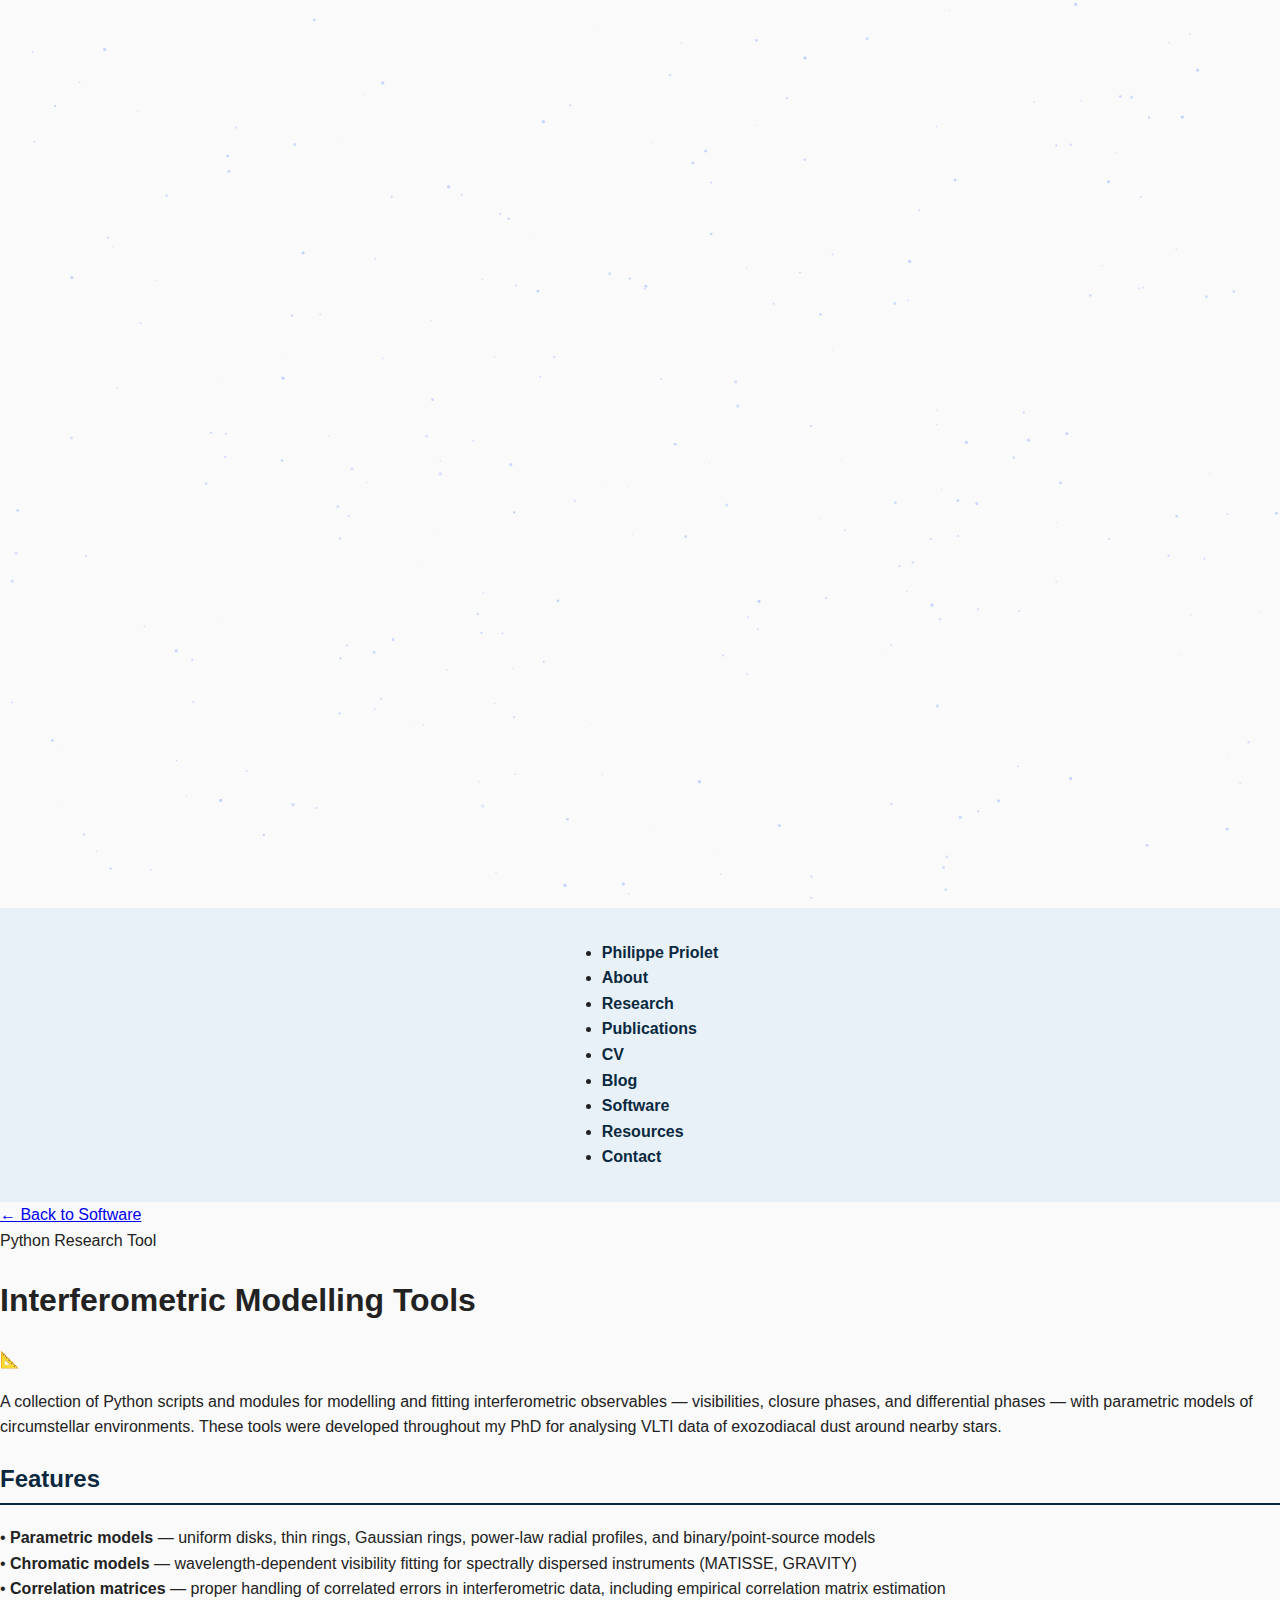
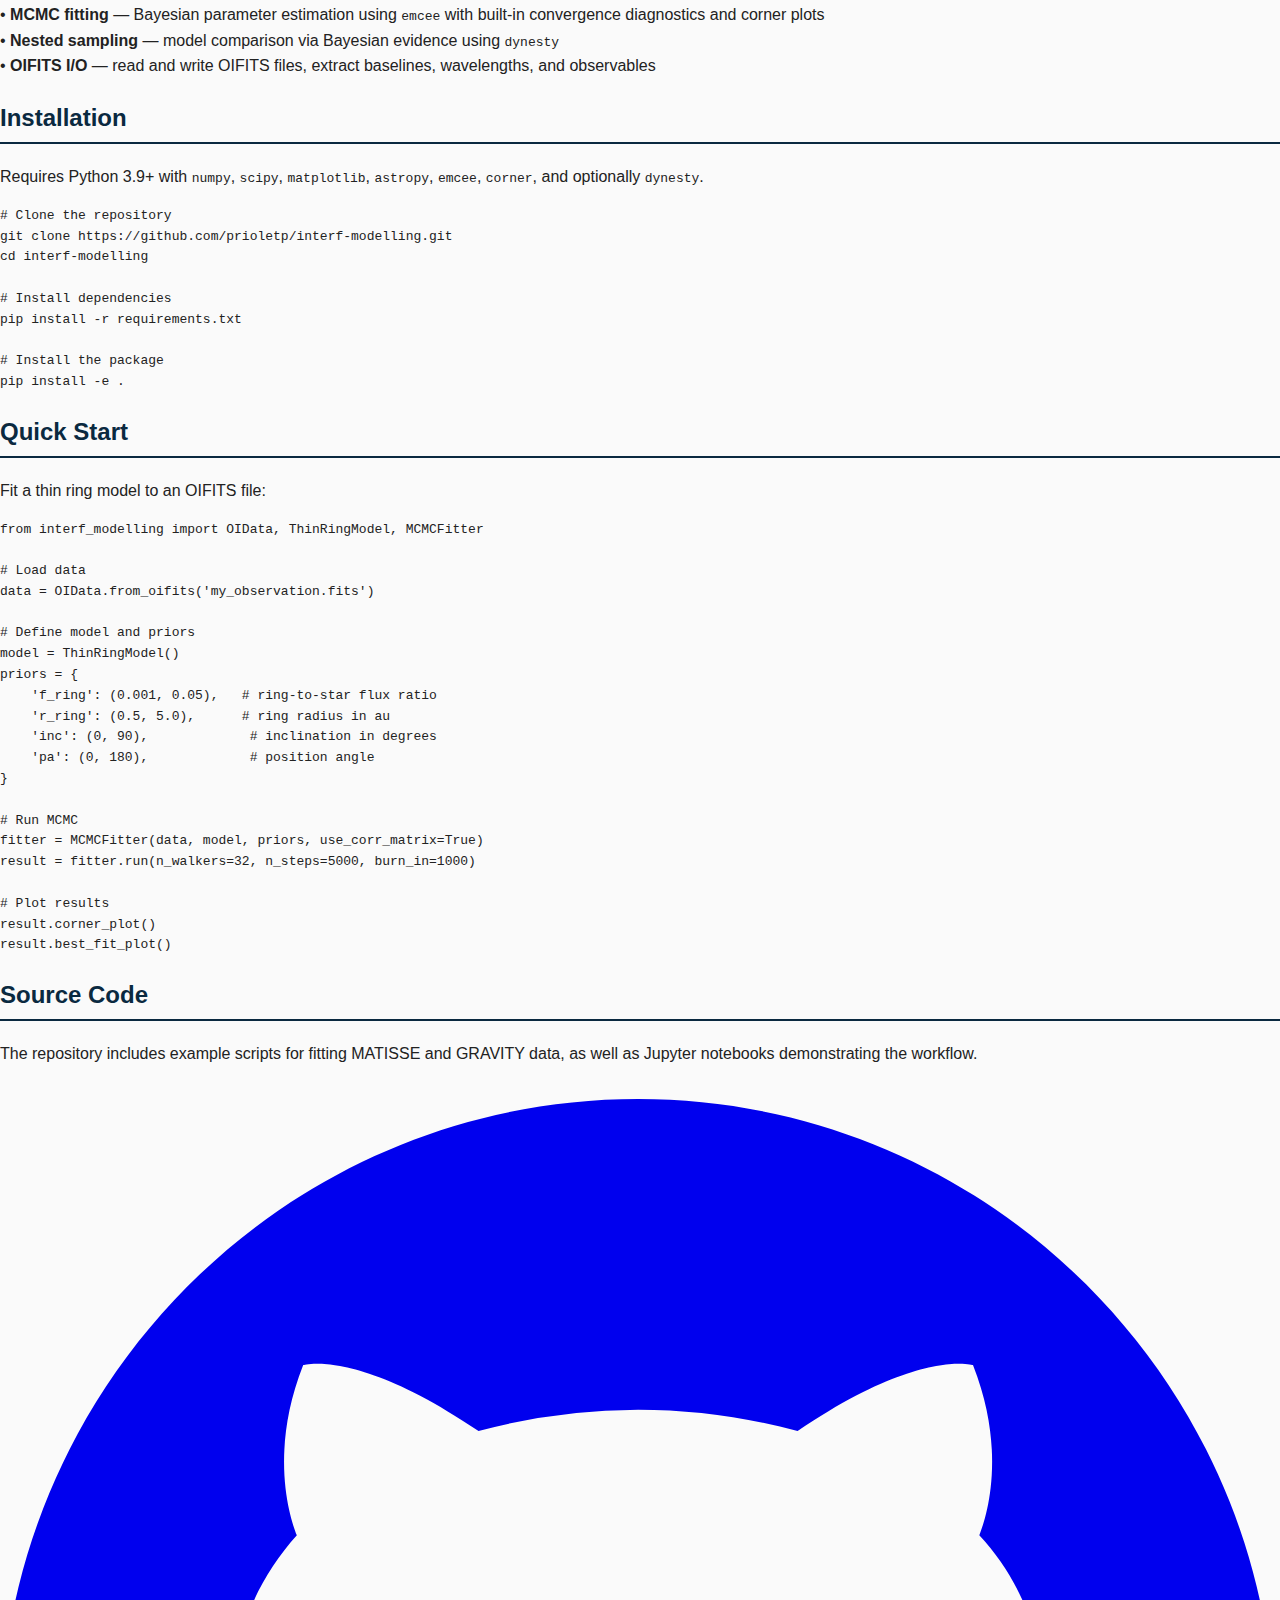
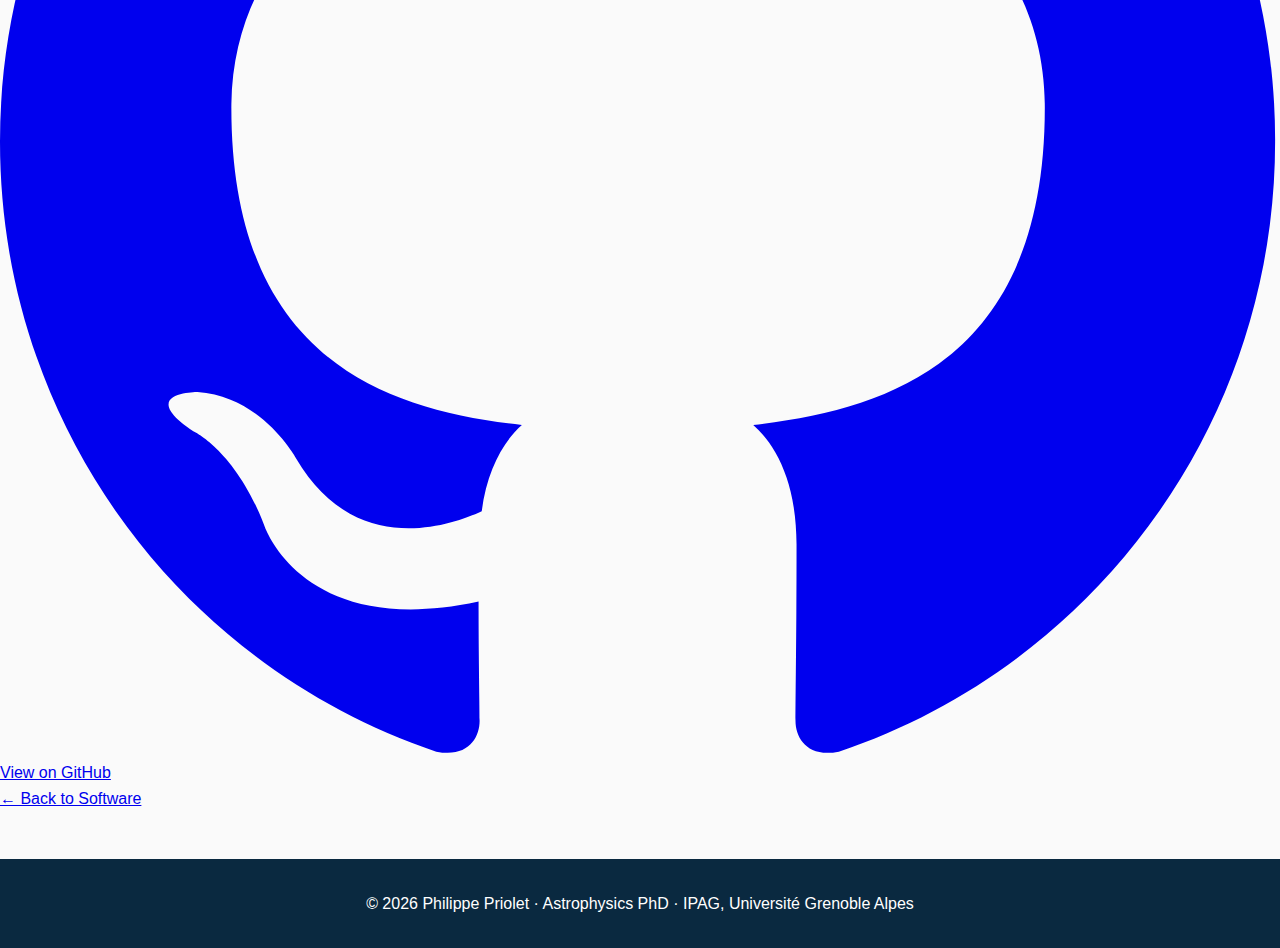
<file: software/interf-modelling.html>
<!DOCTYPE html>
<html lang="en">
<head>
  <meta charset="UTF-8">
  <meta name="viewport" content="width=device-width, initial-scale=1.0">
  <title>Interferometric Modelling Tools — Philippe Priolet</title>
  <meta name="description" content="Python tools for fitting interferometric observables with parametric disk models using MCMC/Bayesian inference.">
  <link rel="stylesheet" href="../style.css">
</head>
<body>

  <canvas id="stars"></canvas>

  <nav>
    <ul>
      <li><a href="../index.html" class="nav-name">Philippe Priolet</a></li>
      <li><a href="../index.html#about">About</a></li>
      <li><a href="../index.html#research">Research</a></li>
      <li><a href="../index.html#publications">Publications</a></li>
      <li><a href="../index.html#cv">CV</a></li>
      <li><a href="../index.html#blog">Blog</a></li>
      <li><a href="../index.html#software">Software</a></li>
      <li><a href="../index.html#resources">Resources</a></li>
      <li><a href="../index.html#contact">Contact</a></li>
    </ul>
  </nav>

  <article class="blog-post">
    <div class="container">

      <a href="../index.html#software" class="back-link">← Back to Software</a>

      <div class="post-meta">
        <span class="post-tag">Python</span>
        <span class="post-date">Research Tool</span>
      </div>

      <h1 class="post-title">Interferometric Modelling Tools</h1>

      <div class="post-hero-img b1">📐</div>

      <div class="post-body">
        <p>
          A collection of Python scripts and modules for modelling and fitting interferometric observables — visibilities, closure phases, and differential phases — with parametric models of circumstellar environments. These tools were developed throughout my PhD for analysing VLTI data of exozodiacal dust around nearby stars.
        </p>

        <h2>Features</h2>
        <p>
          • <strong>Parametric models</strong> — uniform disks, thin rings, Gaussian rings, power-law radial profiles, and binary/point-source models<br>
          • <strong>Chromatic models</strong> — wavelength-dependent visibility fitting for spectrally dispersed instruments (MATISSE, GRAVITY)<br>
          • <strong>Correlation matrices</strong> — proper handling of correlated errors in interferometric data, including empirical correlation matrix estimation<br>
          • <strong>MCMC fitting</strong> — Bayesian parameter estimation using <code>emcee</code> with built-in convergence diagnostics and corner plots<br>
          • <strong>Nested sampling</strong> — model comparison via Bayesian evidence using <code>dynesty</code><br>
          • <strong>OIFITS I/O</strong> — read and write OIFITS files, extract baselines, wavelengths, and observables
        </p>

        <h2>Installation</h2>
        <p>
          Requires Python 3.9+ with <code>numpy</code>, <code>scipy</code>, <code>matplotlib</code>, <code>astropy</code>, <code>emcee</code>, <code>corner</code>, and optionally <code>dynesty</code>.
        </p>
        <div class="code-block" data-lang="bash">
        <pre><code># Clone the repository
git clone https://github.com/prioletp/interf-modelling.git
cd interf-modelling

# Install dependencies
pip install -r requirements.txt

# Install the package
pip install -e .</code></pre>
        </div>

        <h2>Quick Start</h2>
        <p>
          Fit a thin ring model to an OIFITS file:
        </p>
        <div class="code-block" data-lang="python">
        <pre><code>from interf_modelling import OIData, ThinRingModel, MCMCFitter

# Load data
data = OIData.from_oifits('my_observation.fits')

# Define model and priors
model = ThinRingModel()
priors = {
    'f_ring': (0.001, 0.05),   # ring-to-star flux ratio
    'r_ring': (0.5, 5.0),      # ring radius in au
    'inc': (0, 90),             # inclination in degrees
    'pa': (0, 180),             # position angle
}

# Run MCMC
fitter = MCMCFitter(data, model, priors, use_corr_matrix=True)
result = fitter.run(n_walkers=32, n_steps=5000, burn_in=1000)

# Plot results
result.corner_plot()
result.best_fit_plot()</code></pre>
        </div>

        <h2>Source Code</h2>
        <p>
          The repository includes example scripts for fitting MATISSE and GRAVITY data, as well as Jupyter notebooks demonstrating the workflow.
        </p>

        <div style="margin-top: 2rem;">
          <a href="https://github.com/prioletp/interf-modelling" class="btn btn-primary" target="_blank" rel="noopener"><svg class="icon-svg" viewBox="0 0 98 96" xmlns="http://www.w3.org/2000/svg"><path fill-rule="evenodd" clip-rule="evenodd" d="M48.854 0C21.839 0 0 22 0 49.217c0 21.756 13.993 40.172 33.405 46.69 2.427.49 3.316-1.059 3.316-2.362 0-1.141-.08-5.052-.08-9.127-13.59 2.934-16.42-5.867-16.42-5.867-2.184-5.704-5.42-7.17-5.42-7.17-4.448-3.015.324-3.015.324-3.015 4.934.326 7.523 5.052 7.523 5.052 4.367 7.496 11.404 5.378 14.235 4.074.404-3.178 1.699-5.378 3.074-6.6-10.839-1.141-22.243-5.378-22.243-24.283 0-5.378 1.94-9.778 5.014-13.2-.485-1.222-2.184-6.275.486-13.038 0 0 4.125-1.304 13.426 5.052a46.97 46.97 0 0 1 12.214-1.63c4.125 0 8.33.571 12.213 1.63 9.302-6.356 13.427-5.052 13.427-5.052 2.67 6.763.97 11.816.485 13.038 3.155 3.422 5.015 7.822 5.015 13.2 0 18.905-11.404 23.06-22.324 24.283 1.78 1.548 3.316 4.481 3.316 9.126 0 6.6-.08 11.897-.08 13.526 0 1.304.89 2.853 3.316 2.364 19.412-6.52 33.405-24.935 33.405-46.691C97.707 22 75.788 0 48.854 0z" fill="currentColor"/></svg> View on GitHub</a>
        </div>
      </div>

      <a href="../index.html#software" class="back-link">← Back to Software</a>

    </div>
  </article>

  <footer>
    <p>© 2026 Philippe Priolet · Astrophysics PhD · IPAG, Université Grenoble Alpes</p>
  </footer>

  <script>
    (function initStarfield() {
      const canvas = document.getElementById('stars');
      if (!canvas) return;
      const ctx = canvas.getContext('2d');
      let stars = [];
      function resize() { canvas.width = window.innerWidth; canvas.height = window.innerHeight; }
      function create() {
        resize(); stars = [];
        const count = Math.min(300, Math.floor(canvas.width * canvas.height / 4000));
        for (let i = 0; i < count; i++) {
          stars.push({ x: Math.random() * canvas.width, y: Math.random() * canvas.height,
            r: Math.random() * 1.5 + 0.2, phase: Math.random() * Math.PI * 2, speed: Math.random() * 0.003 + 0.001 });
        }
      }
      function draw() {
        ctx.clearRect(0, 0, canvas.width, canvas.height);
        stars.forEach(s => { s.phase += s.speed; const a = 0.4 + 0.4 * Math.abs(Math.sin(s.phase));
          ctx.beginPath(); ctx.arc(s.x, s.y, s.r, 0, Math.PI * 2);
          ctx.fillStyle = `rgba(180,200,255,${a})`; ctx.fill(); });
        requestAnimationFrame(draw);
      }
      window.addEventListener('resize', create); create(); draw();
    })();
  </script>

</body>
</html>
</file>
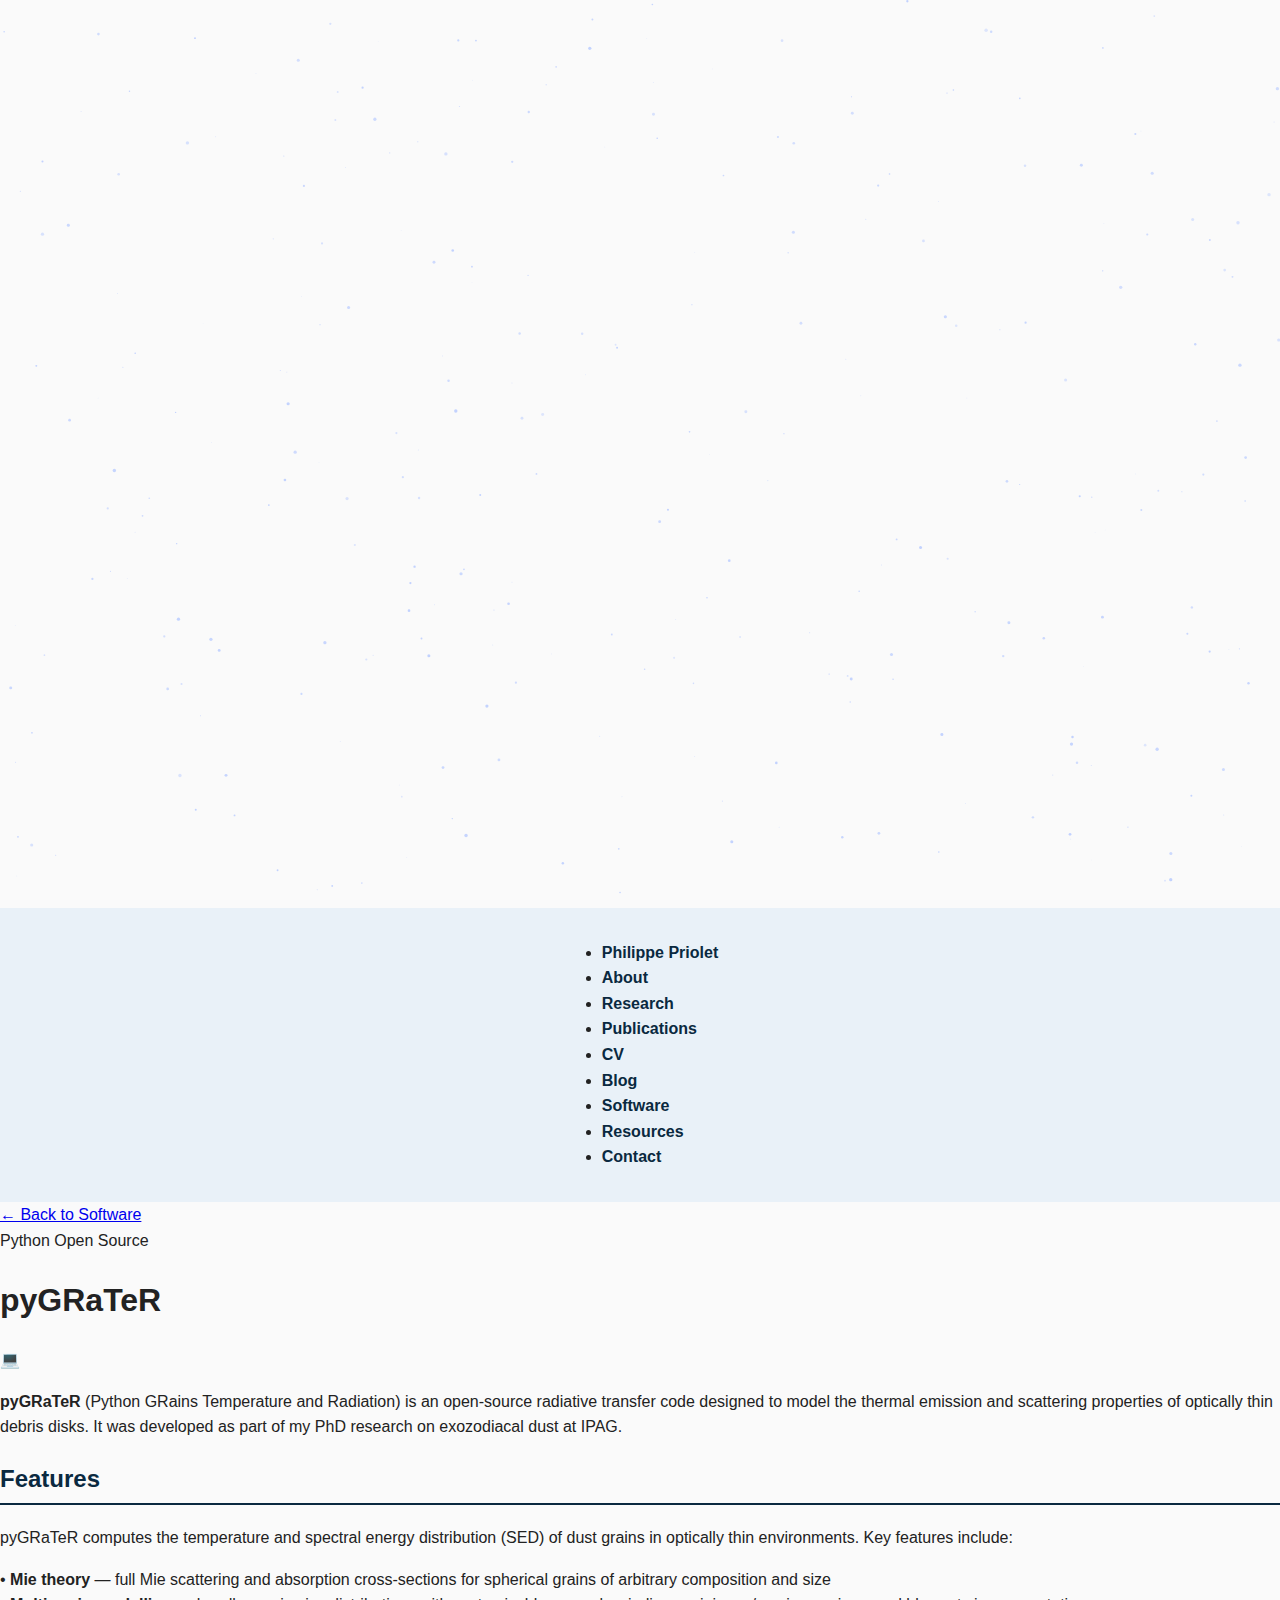
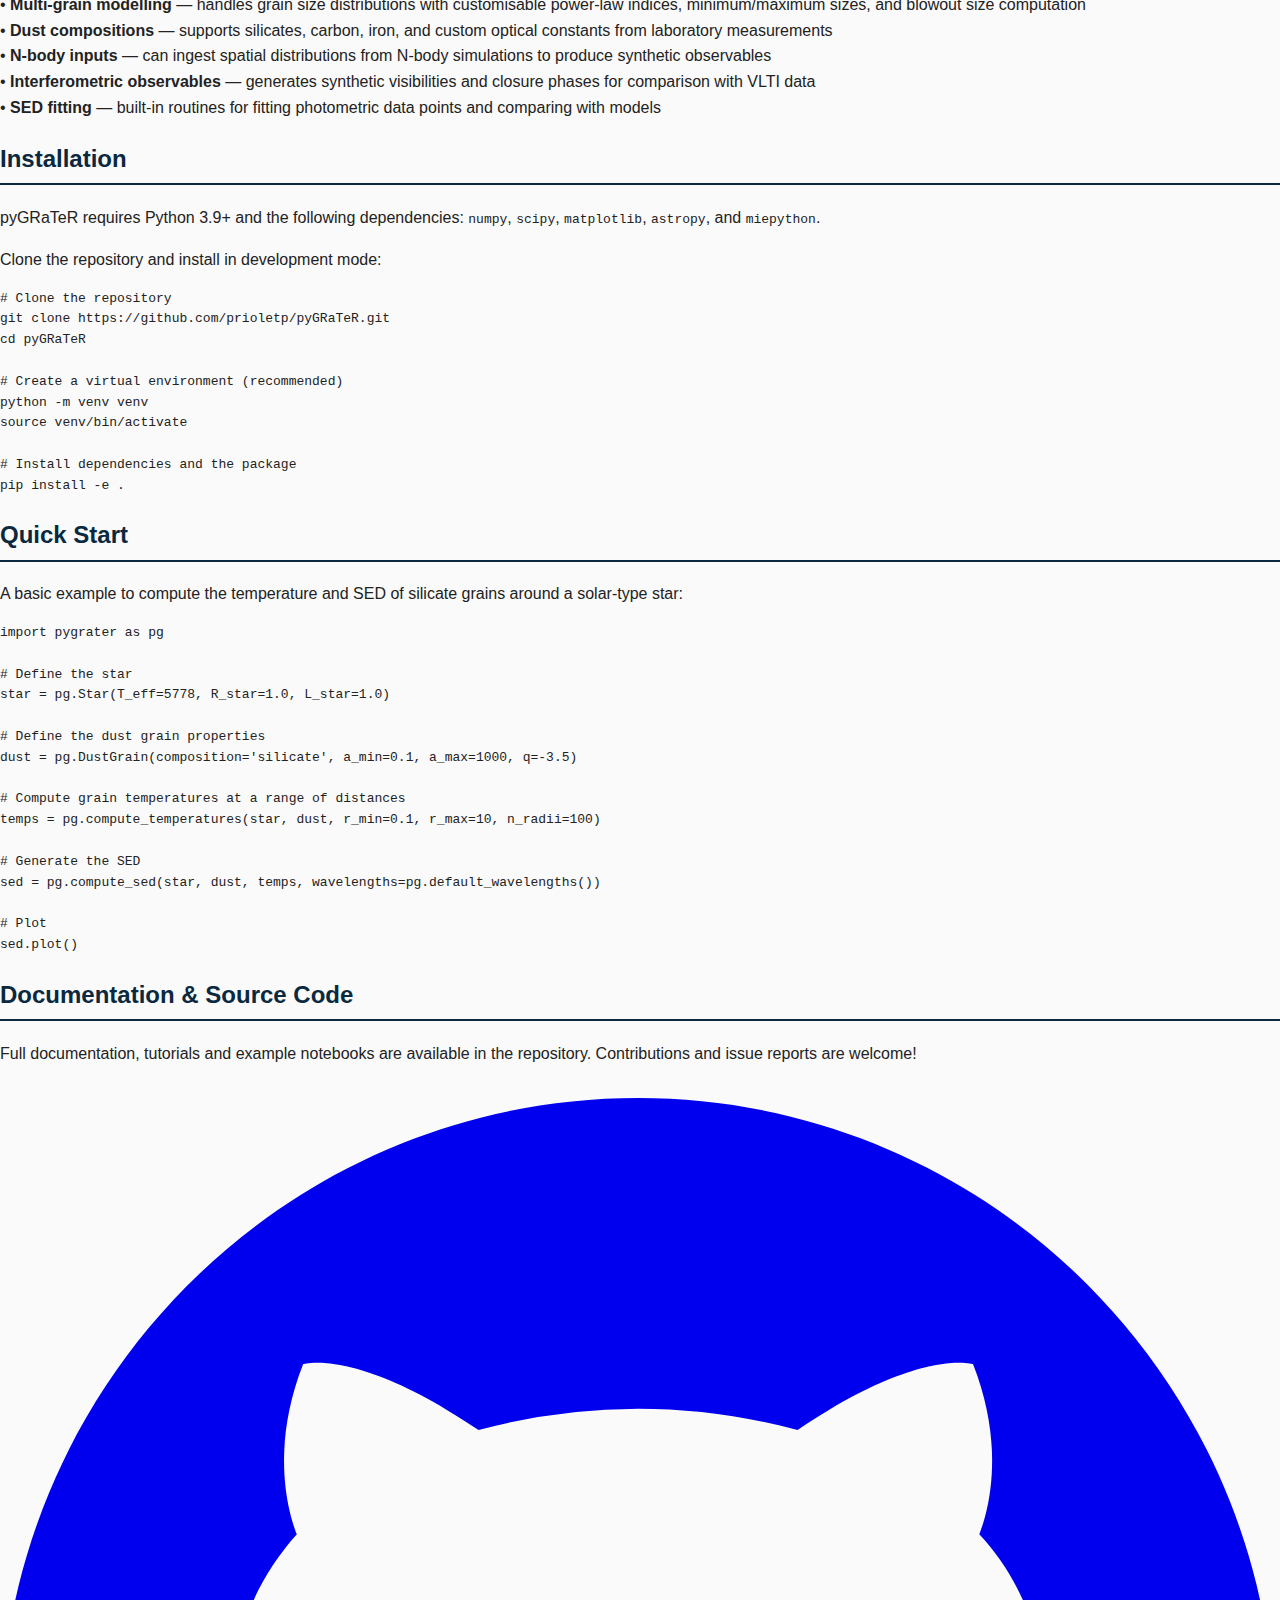
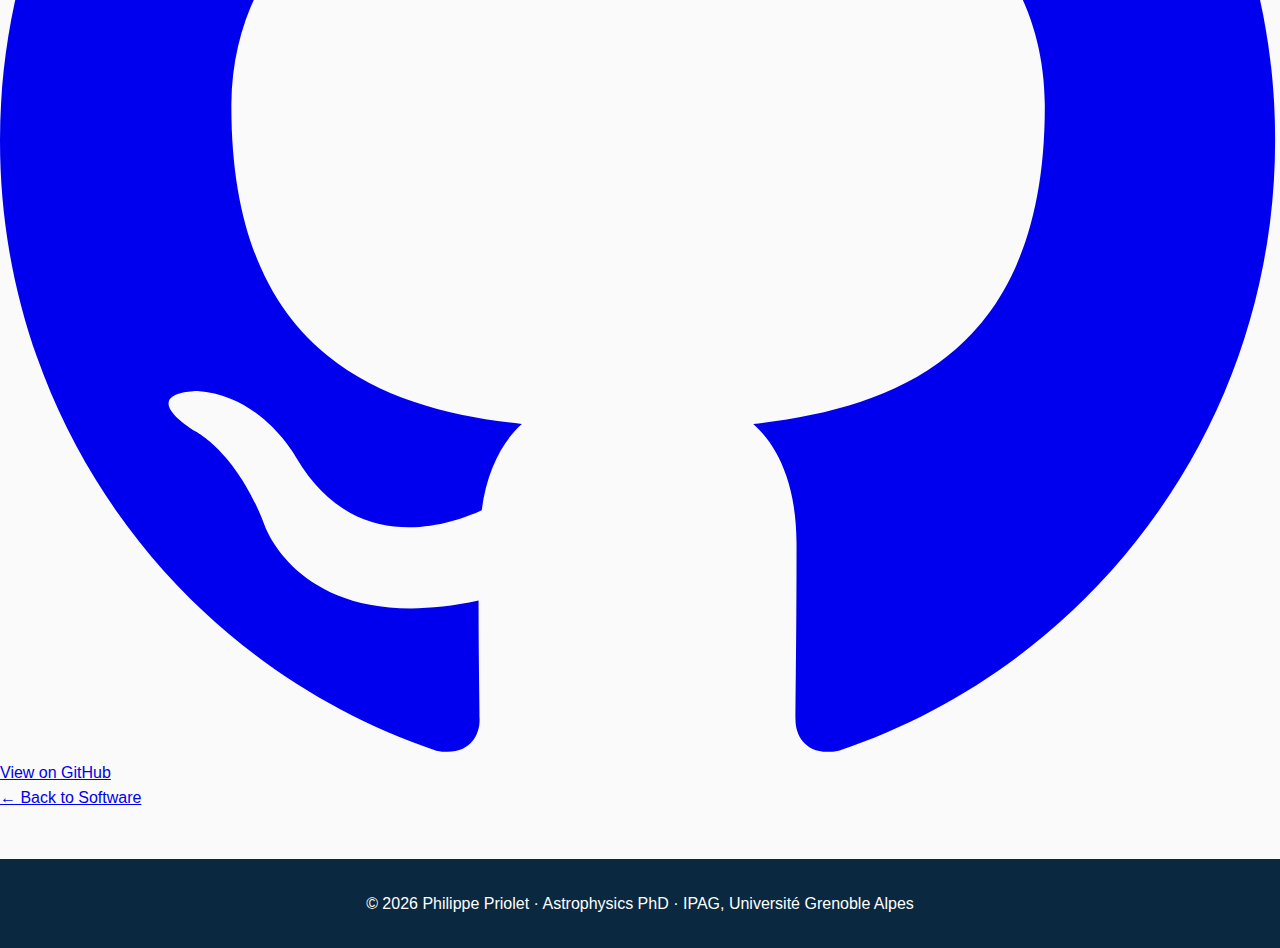
<file: software/pygrater.html>
<!DOCTYPE html>
<html lang="en">
<head>
  <meta charset="UTF-8">
  <meta name="viewport" content="width=device-width, initial-scale=1.0">
  <title>pyGRaTeR — Philippe Priolet</title>
  <meta name="description" content="pyGRaTeR — an open-source Python radiative transfer code for optically thin debris disks.">
  <link rel="stylesheet" href="../style.css">
</head>
<body>

  <canvas id="stars"></canvas>

  <nav>
    <ul>
      <li><a href="../index.html" class="nav-name">Philippe Priolet</a></li>
      <li><a href="../index.html#about">About</a></li>
      <li><a href="../index.html#research">Research</a></li>
      <li><a href="../index.html#publications">Publications</a></li>
      <li><a href="../index.html#cv">CV</a></li>
      <li><a href="../index.html#blog">Blog</a></li>
      <li><a href="../index.html#software">Software</a></li>
      <li><a href="../index.html#resources">Resources</a></li>
      <li><a href="../index.html#contact">Contact</a></li>
    </ul>
  </nav>

  <article class="blog-post">
    <div class="container">

      <a href="../index.html#software" class="back-link">← Back to Software</a>

      <div class="post-meta">
        <span class="post-tag">Python</span>
        <span class="post-date">Open Source</span>
      </div>

      <h1 class="post-title">pyGRaTeR</h1>

      <div class="post-hero-img b2">💻</div>

      <div class="post-body">
        <p>
          <strong>pyGRaTeR</strong> (Python GRains Temperature and Radiation) is an open-source radiative transfer code designed to model the thermal emission and scattering properties of optically thin debris disks. It was developed as part of my PhD research on exozodiacal dust at IPAG.
        </p>

        <h2>Features</h2>
        <p>
          pyGRaTeR computes the temperature and spectral energy distribution (SED) of dust grains in optically thin environments. Key features include:
        </p>
        <p>
          • <strong>Mie theory</strong> — full Mie scattering and absorption cross-sections for spherical grains of arbitrary composition and size<br>
          • <strong>Multi-grain modelling</strong> — handles grain size distributions with customisable power-law indices, minimum/maximum sizes, and blowout size computation<br>
          • <strong>Dust compositions</strong> — supports silicates, carbon, iron, and custom optical constants from laboratory measurements<br>
          • <strong>N-body inputs</strong> — can ingest spatial distributions from N-body simulations to produce synthetic observables<br>
          • <strong>Interferometric observables</strong> — generates synthetic visibilities and closure phases for comparison with VLTI data<br>
          • <strong>SED fitting</strong> — built-in routines for fitting photometric data points and comparing with models
        </p>

        <h2>Installation</h2>
        <p>
          pyGRaTeR requires Python 3.9+ and the following dependencies: <code>numpy</code>, <code>scipy</code>, <code>matplotlib</code>, <code>astropy</code>, and <code>miepython</code>.
        </p>
        <p>
          Clone the repository and install in development mode:
        </p>
        <div class="code-block" data-lang="bash">
        <pre><code># Clone the repository
git clone https://github.com/prioletp/pyGRaTeR.git
cd pyGRaTeR

# Create a virtual environment (recommended)
python -m venv venv
source venv/bin/activate

# Install dependencies and the package
pip install -e .</code></pre>
        </div>

        <h2>Quick Start</h2>
        <p>
          A basic example to compute the temperature and SED of silicate grains around a solar-type star:
        </p>
        <div class="code-block" data-lang="python">
        <pre><code>import pygrater as pg

# Define the star
star = pg.Star(T_eff=5778, R_star=1.0, L_star=1.0)

# Define the dust grain properties
dust = pg.DustGrain(composition='silicate', a_min=0.1, a_max=1000, q=-3.5)

# Compute grain temperatures at a range of distances
temps = pg.compute_temperatures(star, dust, r_min=0.1, r_max=10, n_radii=100)

# Generate the SED
sed = pg.compute_sed(star, dust, temps, wavelengths=pg.default_wavelengths())

# Plot
sed.plot()</code></pre>
        </div>

        <h2>Documentation & Source Code</h2>
        <p>
          Full documentation, tutorials and example notebooks are available in the repository. Contributions and issue reports are welcome!
        </p>

        <div style="margin-top: 2rem;">
          <a href="https://github.com/prioletp/pyGRaTeR" class="btn btn-primary" target="_blank" rel="noopener"><svg class="icon-svg" viewBox="0 0 98 96" xmlns="http://www.w3.org/2000/svg"><path fill-rule="evenodd" clip-rule="evenodd" d="M48.854 0C21.839 0 0 22 0 49.217c0 21.756 13.993 40.172 33.405 46.69 2.427.49 3.316-1.059 3.316-2.362 0-1.141-.08-5.052-.08-9.127-13.59 2.934-16.42-5.867-16.42-5.867-2.184-5.704-5.42-7.17-5.42-7.17-4.448-3.015.324-3.015.324-3.015 4.934.326 7.523 5.052 7.523 5.052 4.367 7.496 11.404 5.378 14.235 4.074.404-3.178 1.699-5.378 3.074-6.6-10.839-1.141-22.243-5.378-22.243-24.283 0-5.378 1.94-9.778 5.014-13.2-.485-1.222-2.184-6.275.486-13.038 0 0 4.125-1.304 13.426 5.052a46.97 46.97 0 0 1 12.214-1.63c4.125 0 8.33.571 12.213 1.63 9.302-6.356 13.427-5.052 13.427-5.052 2.67 6.763.97 11.816.485 13.038 3.155 3.422 5.015 7.822 5.015 13.2 0 18.905-11.404 23.06-22.324 24.283 1.78 1.548 3.316 4.481 3.316 9.126 0 6.6-.08 11.897-.08 13.526 0 1.304.89 2.853 3.316 2.364 19.412-6.52 33.405-24.935 33.405-46.691C97.707 22 75.788 0 48.854 0z" fill="currentColor"/></svg> View on GitHub</a>
        </div>
      </div>

      <a href="../index.html#software" class="back-link">← Back to Software</a>

    </div>
  </article>

  <footer>
    <p>© 2026 Philippe Priolet · Astrophysics PhD · IPAG, Université Grenoble Alpes</p>
  </footer>

  <script>
    (function initStarfield() {
      const canvas = document.getElementById('stars');
      if (!canvas) return;
      const ctx = canvas.getContext('2d');
      let stars = [];
      function resize() { canvas.width = window.innerWidth; canvas.height = window.innerHeight; }
      function create() {
        resize(); stars = [];
        const count = Math.min(300, Math.floor(canvas.width * canvas.height / 4000));
        for (let i = 0; i < count; i++) {
          stars.push({ x: Math.random() * canvas.width, y: Math.random() * canvas.height,
            r: Math.random() * 1.5 + 0.2, phase: Math.random() * Math.PI * 2, speed: Math.random() * 0.003 + 0.001 });
        }
      }
      function draw() {
        ctx.clearRect(0, 0, canvas.width, canvas.height);
        stars.forEach(s => { s.phase += s.speed; const a = 0.4 + 0.4 * Math.abs(Math.sin(s.phase));
          ctx.beginPath(); ctx.arc(s.x, s.y, s.r, 0, Math.PI * 2);
          ctx.fillStyle = `rgba(180,200,255,${a})`; ctx.fill(); });
        requestAnimationFrame(draw);
      }
      window.addEventListener('resize', create); create(); draw();
    })();
  </script>

</body>
</html>
</file>
<file: style.css>
body {
  font-family: 'Inter', sans-serif;
  margin: 0;
  background: #fafafa;
  color: #222;
  line-height: 1.6;
}

header {
  background: #0a2940;
  color: white;
  padding: 2rem 1rem;
  text-align: center;
}

.hero {
  background: linear-gradient(135deg, #0a2940 60%, #174a6b);
  color: white;
}

.hero-content {
  display: flex;
  align-items: center;
  justify-content: center;
  flex-wrap: wrap;
  gap: 2rem;
  max-width: 900px;
  margin: auto;
}

.profile-pic {
  width: 140px;
  height: 140px;
  border-radius: 50%;
  object-fit: cover;
  border: 3px solid white;
}

nav {
  background: #e9f1f8;
  display: flex;
  justify-content: center;
  flex-wrap: wrap;
  gap: 1rem;
  padding: 1rem;
}

nav a {
  color: #0a2940;
  text-decoration: none;
  font-weight: 600;
}

nav a.active {
  border-bottom: 2px solid #0a2940;
}

main {
  max-width: 900px;
  margin: 2rem auto;
  padding: 0 1rem;
}

h2 {
  color: #0a2940;
  border-bottom: 2px solid #0a2940;
  padding-bottom: 0.3rem;
}

.img-wide {
  width: 100%;
  border-radius: 8px;
  margin: 1rem 0;
}

.button {
  display: inline-block;
  background: #0a2940;
  color: white;
  padding: 0.5rem 1rem;
  border-radius: 5px;
  text-decoration: none;
}

.button:hover {
  background: #174a6b;
}

footer {
  text-align: center;
  background: #0a2940;
  color: white;
  padding: 1rem;
  margin-top: 3rem;
}
</file>
<file: assets/css/main.css>
@import url("fontawesome-all.min.css");
@import url("https://fonts.googleapis.com/css?family=Source+Sans+Pro:400,400italic");

/*
	Strata by HTML5 UP
	html5up.net | @ajlkn
	Free for personal and commercial use under the CCA 3.0 license (html5up.net/license)
*/

html, body, div, span, applet, object,
iframe, h1, h2, h3, h4, h5, h6, p, blockquote,
pre, a, abbr, acronym, address, big, cite,
code, del, dfn, em, img, ins, kbd, q, s, samp,
small, strike, strong, sub, sup, tt, var, b,
u, i, center, dl, dt, dd, ol, ul, li, fieldset,
form, label, legend, table, caption, tbody,
tfoot, thead, tr, th, td, article, aside,
canvas, details, embed, figure, figcaption,
footer, header, hgroup, menu, nav, output, ruby,
section, summary, time, mark, audio, video {
	margin: 0;
	padding: 0;
	border: 0;
	font-size: 100%;
	font: inherit;
	vertical-align: baseline;}

article, aside, details, figcaption, figure,
footer, header, hgroup, menu, nav, section {
	display: block;}

body {
	line-height: 1;
}

ol, ul {
	list-style: none;
}

blockquote, q {
	quotes: none;
}

	blockquote:before, blockquote:after, q:before, q:after {
		content: '';
		content: none;
	}

table {
	border-collapse: collapse;
	border-spacing: 0;
}

body {
	-webkit-text-size-adjust: none;
}

mark {
	background-color: transparent;
	color: inherit;
}

input::-moz-focus-inner {
	border: 0;
	padding: 0;
}

input, select, textarea {
	-moz-appearance: none;
	-webkit-appearance: none;
	-ms-appearance: none;
	appearance: none;
}

/* Basic */

	html {
		box-sizing: border-box;
	}

	*, *:before, *:after {
		box-sizing: inherit;
	}

	body {
		background: #fff;
	}

		body.is-preload *, body.is-preload *:before, body.is-preload *:after {
			-moz-animation: none !important;
			-webkit-animation: none !important;
			-ms-animation: none !important;
			animation: none !important;
			-moz-transition: none !important;
			-webkit-transition: none !important;
			-ms-transition: none !important;
			transition: none !important;
		}

	body, input, select, textarea {
		color: #a2a2a2;
		font-family: "Source Sans Pro", Helvetica, sans-serif;
		font-size: 16pt;
		font-weight: 400;
		line-height: 1.75em;
	}

	a {
		-moz-transition: color 0.2s ease-in-out, border-color 0.2s ease-in-out;
		-webkit-transition: color 0.2s ease-in-out, border-color 0.2s ease-in-out;
		-ms-transition: color 0.2s ease-in-out, border-color 0.2s ease-in-out;
		transition: color 0.2s ease-in-out, border-color 0.2s ease-in-out;
		border-bottom: dotted 1px;
		color: #49bf9d;
		text-decoration: none;
	}

		a:hover {
			border-bottom-color: transparent;
			color: #49bf9d !important;
			text-decoration: none;
		}

	strong, b {
		color: #787878;
		font-weight: 400;
	}

	em, i {
		font-style: italic;
	}

	p {
		margin: 0 0 2em 0;
	}

	h1, h2, h3, h4, h5, h6 {
		color: #787878;
		font-weight: 400;
		line-height: 1em;
		margin: 0 0 1em 0;
	}

		h1 a, h2 a, h3 a, h4 a, h5 a, h6 a {
			color: inherit;
			text-decoration: none;
		}

	h1 {
		font-size: 2em;
		line-height: 1.5em;
	}

	h2 {
		font-size: 1.5em;
		line-height: 1.5em;
	}

	h3 {
		font-size: 1.25em;
		line-height: 1.5em;
	}

	h4 {
		font-size: 1.1em;
		line-height: 1.5em;
	}

	h5 {
		font-size: 0.9em;
		line-height: 1.5em;
	}

	h6 {
		font-size: 0.7em;
		line-height: 1.5em;
	}

	sub {
		font-size: 0.8em;
		position: relative;
		top: 0.5em;
	}

	sup {
		font-size: 0.8em;
		position: relative;
		top: -0.5em;
	}

	hr {
		border: 0;
		border-bottom: solid 2px #efefef;
		margin: 2em 0;
	}

		hr.major {
			margin: 3em 0;
		}

	blockquote {
		border-left: solid 6px #efefef;
		font-style: italic;
		margin: 0 0 2em 0;
		padding: 0.5em 0 0.5em 1.5em;
	}

	code {
		background: #f7f7f7;
		border-radius: 0.35em;
		border: solid 2px #efefef;
		font-family: "Courier New", monospace;
		font-size: 0.9em;
		margin: 0 0.25em;
		padding: 0.25em 0.65em;
	}

	pre {
		-webkit-overflow-scrolling: touch;
		font-family: "Courier New", monospace;
		font-size: 0.9em;
		margin: 0 0 2em 0;
	}

		pre code {
			display: block;
			line-height: 1.75em;
			padding: 1em 1.5em;
			overflow-x: auto;
		}

	.align-left {
		text-align: left;
	}

	.align-center {
		text-align: center;
	}

	.align-right {
		text-align: right;
	}

/* Container */

	.container {
		margin: 0 auto;
		max-width: calc(100% - 4em);
		width: 100%;
	}

		.container.xsmall {
			width: 25%;
		}

		.container.small {
			width: 50%;
		}

		.container.medium {
			width: 75%;
		}

		.container.large {
			width: 125%;
		}

		.container.xlarge {
			width: 150%;
		}

		.container.max {
			width: 100%;
		}

		@media screen and (max-width: 980px) {

			.container {
				width: 100% !important;
				max-width: 100% !important;
			}

		}

		@media screen and (max-width: 480px) {

			.container {
				max-width: calc(100% - 3em);
			}

		}

/* Row */

	.row {
		display: flex;
		flex-wrap: wrap;
		box-sizing: border-box;
		align-items: stretch;
	}

		.row > * {
			box-sizing: border-box;
		}

		.row.gtr-uniform > * > :last-child {
			margin-bottom: 0;
		}

		.row.aln-left {
			justify-content: flex-start;
		}

		.row.aln-center {
			justify-content: center;
		}

		.row.aln-right {
			justify-content: flex-end;
		}

		.row.aln-top {
			align-items: flex-start;
		}

		.row.aln-middle {
			align-items: center;
		}

		.row.aln-bottom {
			align-items: flex-end;
		}

		.row > .imp {
			order: -1;
		}

		.row > .col-1 {
			width: 8.33333%;
		}

		.row > .off-1 {
			margin-left: 8.33333%;
		}

		.row > .col-2 {
			width: 16.66667%;
		}

		.row > .off-2 {
			margin-left: 16.66667%;
		}

		.row > .col-3 {
			width: 25%;
		}

		.row > .off-3 {
			margin-left: 25%;
		}

		.row > .col-4 {
			width: 33.33333%;
		}

		.row > .off-4 {
			margin-left: 33.33333%;
		}

		.row > .col-5 {
			width: 41.66667%;
		}

		.row > .off-5 {
			margin-left: 41.66667%;
		}

		.row > .col-6 {
			width: 50%;
		}

		.row > .off-6 {
			margin-left: 50%;
		}

		.row > .col-7 {
			width: 58.33333%;
		}

		.row > .off-7 {
			margin-left: 58.33333%;
		}

		.row > .col-8 {
			width: 66.66667%;
		}

		.row > .off-8 {
			margin-left: 66.66667%;
		}

		.row > .col-9 {
			width: 75%;
		}

		.row > .off-9 {
			margin-left: 75%;
		}

		.row > .col-10 {
			width: 83.33333%;
		}

		.row > .off-10 {
			margin-left: 83.33333%;
		}

		.row > .col-11 {
			width: 91.66667%;
		}

		.row > .off-11 {
			margin-left: 91.66667%;
		}

		.row > .col-12 {
			width: 100%;
		}

		.row > .off-12 {
			margin-left: 100%;
		}

		.row.gtr-0 {
			margin-top: 0;
			margin-left: 0em;
		}

			.row.gtr-0 > * {
				padding: 0 0 0 0em;
			}

			.row.gtr-0.gtr-uniform {
				margin-top: 0em;
			}

				.row.gtr-0.gtr-uniform > * {
					padding-top: 0em;
				}

		.row.gtr-25 {
			margin-top: 0;
			margin-left: -0.625em;
		}

			.row.gtr-25 > * {
				padding: 0 0 0 0.625em;
			}

			.row.gtr-25.gtr-uniform {
				margin-top: -0.625em;
			}

				.row.gtr-25.gtr-uniform > * {
					padding-top: 0.625em;
				}

		.row.gtr-50 {
			margin-top: 0;
			margin-left: -1.25em;
		}

			.row.gtr-50 > * {
				padding: 0 0 0 1.25em;
			}

			.row.gtr-50.gtr-uniform {
				margin-top: -1.25em;
			}

				.row.gtr-50.gtr-uniform > * {
					padding-top: 1.25em;
				}

		.row {
			margin-top: 0;
			margin-left: -2.5em;
		}

			.row > * {
				padding: 0 0 0 2.5em;
			}

			.row.gtr-uniform {
				margin-top: -2.5em;
			}

				.row.gtr-uniform > * {
					padding-top: 2.5em;
				}

		.row.gtr-150 {
			margin-top: 0;
			margin-left: -3.75em;
		}

			.row.gtr-150 > * {
				padding: 0 0 0 3.75em;
			}

			.row.gtr-150.gtr-uniform {
				margin-top: -3.75em;
			}

				.row.gtr-150.gtr-uniform > * {
					padding-top: 3.75em;
				}

		.row.gtr-200 {
			margin-top: 0;
			margin-left: -5em;
		}

			.row.gtr-200 > * {
				padding: 0 0 0 5em;
			}

			.row.gtr-200.gtr-uniform {
				margin-top: -5em;
			}

				.row.gtr-200.gtr-uniform > * {
					padding-top: 5em;
				}

		@media screen and (max-width: 1800px) {

			.row {
				display: flex;
				flex-wrap: wrap;
				box-sizing: border-box;
				align-items: stretch;
			}

				.row > * {
					box-sizing: border-box;
				}

				.row.gtr-uniform > * > :last-child {
					margin-bottom: 0;
				}

				.row.aln-left {
					justify-content: flex-start;
				}

				.row.aln-center {
					justify-content: center;
				}

				.row.aln-right {
					justify-content: flex-end;
				}

				.row.aln-top {
					align-items: flex-start;
				}

				.row.aln-middle {
					align-items: center;
				}

				.row.aln-bottom {
					align-items: flex-end;
				}

				.row > .imp-xlarge {
					order: -1;
				}

				.row > .col-1-xlarge {
					width: 8.33333%;
				}

				.row > .off-1-xlarge {
					margin-left: 8.33333%;
				}

				.row > .col-2-xlarge {
					width: 16.66667%;
				}

				.row > .off-2-xlarge {
					margin-left: 16.66667%;
				}

				.row > .col-3-xlarge {
					width: 25%;
				}

				.row > .off-3-xlarge {
					margin-left: 25%;
				}

				.row > .col-4-xlarge {
					width: 33.33333%;
				}

				.row > .off-4-xlarge {
					margin-left: 33.33333%;
				}

				.row > .col-5-xlarge {
					width: 41.66667%;
				}

				.row > .off-5-xlarge {
					margin-left: 41.66667%;
				}

				.row > .col-6-xlarge {
					width: 50%;
				}

				.row > .off-6-xlarge {
					margin-left: 50%;
				}

				.row > .col-7-xlarge {
					width: 58.33333%;
				}

				.row > .off-7-xlarge {
					margin-left: 58.33333%;
				}

				.row > .col-8-xlarge {
					width: 66.66667%;
				}

				.row > .off-8-xlarge {
					margin-left: 66.66667%;
				}

				.row > .col-9-xlarge {
					width: 75%;
				}

				.row > .off-9-xlarge {
					margin-left: 75%;
				}

				.row > .col-10-xlarge {
					width: 83.33333%;
				}

				.row > .off-10-xlarge {
					margin-left: 83.33333%;
				}

				.row > .col-11-xlarge {
					width: 91.66667%;
				}

				.row > .off-11-xlarge {
					margin-left: 91.66667%;
				}

				.row > .col-12-xlarge {
					width: 100%;
				}

				.row > .off-12-xlarge {
					margin-left: 100%;
				}

				.row.gtr-0 {
					margin-top: 0;
					margin-left: 0em;
				}

					.row.gtr-0 > * {
						padding: 0 0 0 0em;
					}

					.row.gtr-0.gtr-uniform {
						margin-top: 0em;
					}

						.row.gtr-0.gtr-uniform > * {
							padding-top: 0em;
						}

				.row.gtr-25 {
					margin-top: 0;
					margin-left: -0.625em;
				}

					.row.gtr-25 > * {
						padding: 0 0 0 0.625em;
					}

					.row.gtr-25.gtr-uniform {
						margin-top: -0.625em;
					}

						.row.gtr-25.gtr-uniform > * {
							padding-top: 0.625em;
						}

				.row.gtr-50 {
					margin-top: 0;
					margin-left: -1.25em;
				}

					.row.gtr-50 > * {
						padding: 0 0 0 1.25em;
					}

					.row.gtr-50.gtr-uniform {
						margin-top: -1.25em;
					}

						.row.gtr-50.gtr-uniform > * {
							padding-top: 1.25em;
						}

				.row {
					margin-top: 0;
					margin-left: -2.5em;
				}

					.row > * {
						padding: 0 0 0 2.5em;
					}

					.row.gtr-uniform {
						margin-top: -2.5em;
					}

						.row.gtr-uniform > * {
							padding-top: 2.5em;
						}

				.row.gtr-150 {
					margin-top: 0;
					margin-left: -3.75em;
				}

					.row.gtr-150 > * {
						padding: 0 0 0 3.75em;
					}

					.row.gtr-150.gtr-uniform {
						margin-top: -3.75em;
					}

						.row.gtr-150.gtr-uniform > * {
							padding-top: 3.75em;
						}

				.row.gtr-200 {
					margin-top: 0;
					margin-left: -5em;
				}

					.row.gtr-200 > * {
						padding: 0 0 0 5em;
					}

					.row.gtr-200.gtr-uniform {
						margin-top: -5em;
					}

						.row.gtr-200.gtr-uniform > * {
							padding-top: 5em;
						}

		}

		@media screen and (max-width: 1280px) {

			.row {
				display: flex;
				flex-wrap: wrap;
				box-sizing: border-box;
				align-items: stretch;
			}

				.row > * {
					box-sizing: border-box;
				}

				.row.gtr-uniform > * > :last-child {
					margin-bottom: 0;
				}

				.row.aln-left {
					justify-content: flex-start;
				}

				.row.aln-center {
					justify-content: center;
				}

				.row.aln-right {
					justify-content: flex-end;
				}

				.row.aln-top {
					align-items: flex-start;
				}

				.row.aln-middle {
					align-items: center;
				}

				.row.aln-bottom {
					align-items: flex-end;
				}

				.row > .imp-large {
					order: -1;
				}

				.row > .col-1-large {
					width: 8.33333%;
				}

				.row > .off-1-large {
					margin-left: 8.33333%;
				}

				.row > .col-2-large {
					width: 16.66667%;
				}

				.row > .off-2-large {
					margin-left: 16.66667%;
				}

				.row > .col-3-large {
					width: 25%;
				}

				.row > .off-3-large {
					margin-left: 25%;
				}

				.row > .col-4-large {
					width: 33.33333%;
				}

				.row > .off-4-large {
					margin-left: 33.33333%;
				}

				.row > .col-5-large {
					width: 41.66667%;
				}

				.row > .off-5-large {
					margin-left: 41.66667%;
				}

				.row > .col-6-large {
					width: 50%;
				}

				.row > .off-6-large {
					margin-left: 50%;
				}

				.row > .col-7-large {
					width: 58.33333%;
				}

				.row > .off-7-large {
					margin-left: 58.33333%;
				}

				.row > .col-8-large {
					width: 66.66667%;
				}

				.row > .off-8-large {
					margin-left: 66.66667%;
				}

				.row > .col-9-large {
					width: 75%;
				}

				.row > .off-9-large {
					margin-left: 75%;
				}

				.row > .col-10-large {
					width: 83.33333%;
				}

				.row > .off-10-large {
					margin-left: 83.33333%;
				}

				.row > .col-11-large {
					width: 91.66667%;
				}

				.row > .off-11-large {
					margin-left: 91.66667%;
				}

				.row > .col-12-large {
					width: 100%;
				}

				.row > .off-12-large {
					margin-left: 100%;
				}

				.row.gtr-0 {
					margin-top: 0;
					margin-left: 0em;
				}

					.row.gtr-0 > * {
						padding: 0 0 0 0em;
					}

					.row.gtr-0.gtr-uniform {
						margin-top: 0em;
					}

						.row.gtr-0.gtr-uniform > * {
							padding-top: 0em;
						}

				.row.gtr-25 {
					margin-top: 0;
					margin-left: -0.5em;
				}

					.row.gtr-25 > * {
						padding: 0 0 0 0.5em;
					}

					.row.gtr-25.gtr-uniform {
						margin-top: -0.5em;
					}

						.row.gtr-25.gtr-uniform > * {
							padding-top: 0.5em;
						}

				.row.gtr-50 {
					margin-top: 0;
					margin-left: -1em;
				}

					.row.gtr-50 > * {
						padding: 0 0 0 1em;
					}

					.row.gtr-50.gtr-uniform {
						margin-top: -1em;
					}

						.row.gtr-50.gtr-uniform > * {
							padding-top: 1em;
						}

				.row {
					margin-top: 0;
					margin-left: -2em;
				}

					.row > * {
						padding: 0 0 0 2em;
					}

					.row.gtr-uniform {
						margin-top: -2em;
					}

						.row.gtr-uniform > * {
							padding-top: 2em;
						}

				.row.gtr-150 {
					margin-top: 0;
					margin-left: -3em;
				}

					.row.gtr-150 > * {
						padding: 0 0 0 3em;
					}

					.row.gtr-150.gtr-uniform {
						margin-top: -3em;
					}

						.row.gtr-150.gtr-uniform > * {
							padding-top: 3em;
						}

				.row.gtr-200 {
					margin-top: 0;
					margin-left: -4em;
				}

					.row.gtr-200 > * {
						padding: 0 0 0 4em;
					}

					.row.gtr-200.gtr-uniform {
						margin-top: -4em;
					}

						.row.gtr-200.gtr-uniform > * {
							padding-top: 4em;
						}

		}

		@media screen and (max-width: 980px) {

			.row {
				display: flex;
				flex-wrap: wrap;
				box-sizing: border-box;
				align-items: stretch;
			}

				.row > * {
					box-sizing: border-box;
				}

				.row.gtr-uniform > * > :last-child {
					margin-bottom: 0;
				}

				.row.aln-left {
					justify-content: flex-start;
				}

				.row.aln-center {
					justify-content: center;
				}

				.row.aln-right {
					justify-content: flex-end;
				}

				.row.aln-top {
					align-items: flex-start;
				}

				.row.aln-middle {
					align-items: center;
				}

				.row.aln-bottom {
					align-items: flex-end;
				}

				.row > .imp-medium {
					order: -1;
				}

				.row > .col-1-medium {
					width: 8.33333%;
				}

				.row > .off-1-medium {
					margin-left: 8.33333%;
				}

				.row > .col-2-medium {
					width: 16.66667%;
				}

				.row > .off-2-medium {
					margin-left: 16.66667%;
				}

				.row > .col-3-medium {
					width: 25%;
				}

				.row > .off-3-medium {
					margin-left: 25%;
				}

				.row > .col-4-medium {
					width: 33.33333%;
				}

				.row > .off-4-medium {
					margin-left: 33.33333%;
				}

				.row > .col-5-medium {
					width: 41.66667%;
				}

				.row > .off-5-medium {
					margin-left: 41.66667%;
				}

				.row > .col-6-medium {
					width: 50%;
				}

				.row > .off-6-medium {
					margin-left: 50%;
				}

				.row > .col-7-medium {
					width: 58.33333%;
				}

				.row > .off-7-medium {
					margin-left: 58.33333%;
				}

				.row > .col-8-medium {
					width: 66.66667%;
				}

				.row > .off-8-medium {
					margin-left: 66.66667%;
				}

				.row > .col-9-medium {
					width: 75%;
				}

				.row > .off-9-medium {
					margin-left: 75%;
				}

				.row > .col-10-medium {
					width: 83.33333%;
				}

				.row > .off-10-medium {
					margin-left: 83.33333%;
				}

				.row > .col-11-medium {
					width: 91.66667%;
				}

				.row > .off-11-medium {
					margin-left: 91.66667%;
				}

				.row > .col-12-medium {
					width: 100%;
				}

				.row > .off-12-medium {
					margin-left: 100%;
				}

				.row.gtr-0 {
					margin-top: 0;
					margin-left: 0em;
				}

					.row.gtr-0 > * {
						padding: 0 0 0 0em;
					}

					.row.gtr-0.gtr-uniform {
						margin-top: 0em;
					}

						.row.gtr-0.gtr-uniform > * {
							padding-top: 0em;
						}

				.row.gtr-25 {
					margin-top: 0;
					margin-left: -0.5em;
				}

					.row.gtr-25 > * {
						padding: 0 0 0 0.5em;
					}

					.row.gtr-25.gtr-uniform {
						margin-top: -0.5em;
					}

						.row.gtr-25.gtr-uniform > * {
							padding-top: 0.5em;
						}

				.row.gtr-50 {
					margin-top: 0;
					margin-left: -1em;
				}

					.row.gtr-50 > * {
						padding: 0 0 0 1em;
					}

					.row.gtr-50.gtr-uniform {
						margin-top: -1em;
					}

						.row.gtr-50.gtr-uniform > * {
							padding-top: 1em;
						}

				.row {
					margin-top: 0;
					margin-left: -2em;
				}

					.row > * {
						padding: 0 0 0 2em;
					}

					.row.gtr-uniform {
						margin-top: -2em;
					}

						.row.gtr-uniform > * {
							padding-top: 2em;
						}

				.row.gtr-150 {
					margin-top: 0;
					margin-left: -3em;
				}

					.row.gtr-150 > * {
						padding: 0 0 0 3em;
					}

					.row.gtr-150.gtr-uniform {
						margin-top: -3em;
					}

						.row.gtr-150.gtr-uniform > * {
							padding-top: 3em;
						}

				.row.gtr-200 {
					margin-top: 0;
					margin-left: -4em;
				}

					.row.gtr-200 > * {
						padding: 0 0 0 4em;
					}

					.row.gtr-200.gtr-uniform {
						margin-top: -4em;
					}

						.row.gtr-200.gtr-uniform > * {
							padding-top: 4em;
						}

		}

		@media screen and (max-width: 736px) {

			.row {
				display: flex;
				flex-wrap: wrap;
				box-sizing: border-box;
				align-items: stretch;
			}

				.row > * {
					box-sizing: border-box;
				}

				.row.gtr-uniform > * > :last-child {
					margin-bottom: 0;
				}

				.row.aln-left {
					justify-content: flex-start;
				}

				.row.aln-center {
					justify-content: center;
				}

				.row.aln-right {
					justify-content: flex-end;
				}

				.row.aln-top {
					align-items: flex-start;
				}

				.row.aln-middle {
					align-items: center;
				}

				.row.aln-bottom {
					align-items: flex-end;
				}

				.row > .imp-small {
					order: -1;
				}

				.row > .col-1-small {
					width: 8.33333%;
				}

				.row > .off-1-small {
					margin-left: 8.33333%;
				}

				.row > .col-2-small {
					width: 16.66667%;
				}

				.row > .off-2-small {
					margin-left: 16.66667%;
				}

				.row > .col-3-small {
					width: 25%;
				}

				.row > .off-3-small {
					margin-left: 25%;
				}

				.row > .col-4-small {
					width: 33.33333%;
				}

				.row > .off-4-small {
					margin-left: 33.33333%;
				}

				.row > .col-5-small {
					width: 41.66667%;
				}

				.row > .off-5-small {
					margin-left: 41.66667%;
				}

				.row > .col-6-small {
					width: 50%;
				}

				.row > .off-6-small {
					margin-left: 50%;
				}

				.row > .col-7-small {
					width: 58.33333%;
				}

				.row > .off-7-small {
					margin-left: 58.33333%;
				}

				.row > .col-8-small {
					width: 66.66667%;
				}

				.row > .off-8-small {
					margin-left: 66.66667%;
				}

				.row > .col-9-small {
					width: 75%;
				}

				.row > .off-9-small {
					margin-left: 75%;
				}

				.row > .col-10-small {
					width: 83.33333%;
				}

				.row > .off-10-small {
					margin-left: 83.33333%;
				}

				.row > .col-11-small {
					width: 91.66667%;
				}

				.row > .off-11-small {
					margin-left: 91.66667%;
				}

				.row > .col-12-small {
					width: 100%;
				}

				.row > .off-12-small {
					margin-left: 100%;
				}

				.row.gtr-0 {
					margin-top: 0;
					margin-left: 0em;
				}

					.row.gtr-0 > * {
						padding: 0 0 0 0em;
					}

					.row.gtr-0.gtr-uniform {
						margin-top: 0em;
					}

						.row.gtr-0.gtr-uniform > * {
							padding-top: 0em;
						}

				.row.gtr-25 {
					margin-top: 0;
					margin-left: -0.375em;
				}

					.row.gtr-25 > * {
						padding: 0 0 0 0.375em;
					}

					.row.gtr-25.gtr-uniform {
						margin-top: -0.375em;
					}

						.row.gtr-25.gtr-uniform > * {
							padding-top: 0.375em;
						}

				.row.gtr-50 {
					margin-top: 0;
					margin-left: -0.75em;
				}

					.row.gtr-50 > * {
						padding: 0 0 0 0.75em;
					}

					.row.gtr-50.gtr-uniform {
						margin-top: -0.75em;
					}

						.row.gtr-50.gtr-uniform > * {
							padding-top: 0.75em;
						}

				.row {
					margin-top: 0;
					margin-left: -1.5em;
				}

					.row > * {
						padding: 0 0 0 1.5em;
					}

					.row.gtr-uniform {
						margin-top: -1.5em;
					}

						.row.gtr-uniform > * {
							padding-top: 1.5em;
						}

				.row.gtr-150 {
					margin-top: 0;
					margin-left: -2.25em;
				}

					.row.gtr-150 > * {
						padding: 0 0 0 2.25em;
					}

					.row.gtr-150.gtr-uniform {
						margin-top: -2.25em;
					}

						.row.gtr-150.gtr-uniform > * {
							padding-top: 2.25em;
						}

				.row.gtr-200 {
					margin-top: 0;
					margin-left: -3em;
				}

					.row.gtr-200 > * {
						padding: 0 0 0 3em;
					}

					.row.gtr-200.gtr-uniform {
						margin-top: -3em;
					}

						.row.gtr-200.gtr-uniform > * {
							padding-top: 3em;
						}

		}

		@media screen and (max-width: 480px) {

			.row {
				display: flex;
				flex-wrap: wrap;
				box-sizing: border-box;
				align-items: stretch;
			}

				.row > * {
					box-sizing: border-box;
				}

				.row.gtr-uniform > * > :last-child {
					margin-bottom: 0;
				}

				.row.aln-left {
					justify-content: flex-start;
				}

				.row.aln-center {
					justify-content: center;
				}

				.row.aln-right {
					justify-content: flex-end;
				}

				.row.aln-top {
					align-items: flex-start;
				}

				.row.aln-middle {
					align-items: center;
				}

				.row.aln-bottom {
					align-items: flex-end;
				}

				.row > .imp-xsmall {
					order: -1;
				}

				.row > .col-1-xsmall {
					width: 8.33333%;
				}

				.row > .off-1-xsmall {
					margin-left: 8.33333%;
				}

				.row > .col-2-xsmall {
					width: 16.66667%;
				}

				.row > .off-2-xsmall {
					margin-left: 16.66667%;
				}

				.row > .col-3-xsmall {
					width: 25%;
				}

				.row > .off-3-xsmall {
					margin-left: 25%;
				}

				.row > .col-4-xsmall {
					width: 33.33333%;
				}

				.row > .off-4-xsmall {
					margin-left: 33.33333%;
				}

				.row > .col-5-xsmall {
					width: 41.66667%;
				}

				.row > .off-5-xsmall {
					margin-left: 41.66667%;
				}

				.row > .col-6-xsmall {
					width: 50%;
				}

				.row > .off-6-xsmall {
					margin-left: 50%;
				}

				.row > .col-7-xsmall {
					width: 58.33333%;
				}

				.row > .off-7-xsmall {
					margin-left: 58.33333%;
				}

				.row > .col-8-xsmall {
					width: 66.66667%;
				}

				.row > .off-8-xsmall {
					margin-left: 66.66667%;
				}

				.row > .col-9-xsmall {
					width: 75%;
				}

				.row > .off-9-xsmall {
					margin-left: 75%;
				}

				.row > .col-10-xsmall {
					width: 83.33333%;
				}

				.row > .off-10-xsmall {
					margin-left: 83.33333%;
				}

				.row > .col-11-xsmall {
					width: 91.66667%;
				}

				.row > .off-11-xsmall {
					margin-left: 91.66667%;
				}

				.row > .col-12-xsmall {
					width: 100%;
				}

				.row > .off-12-xsmall {
					margin-left: 100%;
				}

				.row.gtr-0 {
					margin-top: 0;
					margin-left: 0em;
				}

					.row.gtr-0 > * {
						padding: 0 0 0 0em;
					}

					.row.gtr-0.gtr-uniform {
						margin-top: 0em;
					}

						.row.gtr-0.gtr-uniform > * {
							padding-top: 0em;
						}

				.row.gtr-25 {
					margin-top: 0;
					margin-left: -0.375em;
				}

					.row.gtr-25 > * {
						padding: 0 0 0 0.375em;
					}

					.row.gtr-25.gtr-uniform {
						margin-top: -0.375em;
					}

						.row.gtr-25.gtr-uniform > * {
							padding-top: 0.375em;
						}

				.row.gtr-50 {
					margin-top: 0;
					margin-left: -0.75em;
				}

					.row.gtr-50 > * {
						padding: 0 0 0 0.75em;
					}

					.row.gtr-50.gtr-uniform {
						margin-top: -0.75em;
					}

						.row.gtr-50.gtr-uniform > * {
							padding-top: 0.75em;
						}

				.row {
					margin-top: 0;
					margin-left: -1.5em;
				}

					.row > * {
						padding: 0 0 0 1.5em;
					}

					.row.gtr-uniform {
						margin-top: -1.5em;
					}

						.row.gtr-uniform > * {
							padding-top: 1.5em;
						}

				.row.gtr-150 {
					margin-top: 0;
					margin-left: -2.25em;
				}

					.row.gtr-150 > * {
						padding: 0 0 0 2.25em;
					}

					.row.gtr-150.gtr-uniform {
						margin-top: -2.25em;
					}

						.row.gtr-150.gtr-uniform > * {
							padding-top: 2.25em;
						}

				.row.gtr-200 {
					margin-top: 0;
					margin-left: -3em;
				}

					.row.gtr-200 > * {
						padding: 0 0 0 3em;
					}

					.row.gtr-200.gtr-uniform {
						margin-top: -3em;
					}

						.row.gtr-200.gtr-uniform > * {
							padding-top: 3em;
						}

		}

/* Section/Article */

	section.special, article.special {
		text-align: center;
	}

	header p {
		color: #b2b2b2;
		position: relative;
		margin: 0 0 1.5em 0;
	}

	header h2 + p {
		font-size: 1.25em;
		margin-top: -1em;
		line-height: 1.5em;
	}

	header h3 + p {
		font-size: 1.1em;
		margin-top: -0.8em;
		line-height: 1.5em;
	}

	header h4 + p,
	header h5 + p,
	header h6 + p {
		font-size: 0.9em;
		margin-top: -0.6em;
		line-height: 1.5em;
	}

	header.major h2 {
		font-size: 2em;
	}

/* Form */

	form {
		margin: 0 0 2em 0;
	}

	label {
		color: #787878;
		display: block;
		font-size: 0.9em;
		font-weight: 400;
		margin: 0 0 1em 0;
	}

	input[type="text"],
	input[type="password"],
	input[type="email"],
	select,
	textarea {
		-moz-appearance: none;
		-webkit-appearance: none;
		-ms-appearance: none;
		appearance: none;
		background: #f7f7f7;
		border-radius: 0.35em;
		border: solid 2px transparent;
		color: inherit;
		display: block;
		outline: 0;
		padding: 0 0.75em;
		text-decoration: none;
		width: 100%;
	}

		input[type="text"]:invalid,
		input[type="password"]:invalid,
		input[type="email"]:invalid,
		select:invalid,
		textarea:invalid {
			box-shadow: none;
		}

		input[type="text"]:focus,
		input[type="password"]:focus,
		input[type="email"]:focus,
		select:focus,
		textarea:focus {
			border-color: #49bf9d;
		}

	select {
		background-image: url("data:image/svg+xml;charset=utf8,%3Csvg xmlns='http://www.w3.org/2000/svg' width='40' height='40' preserveAspectRatio='none' viewBox='0 0 40 40'%3E%3Cpath d='M9.4,12.3l10.4,10.4l10.4-10.4c0.2-0.2,0.5-0.4,0.9-0.4c0.3,0,0.6,0.1,0.9,0.4l3.3,3.3c0.2,0.2,0.4,0.5,0.4,0.9 c0,0.4-0.1,0.6-0.4,0.9L20.7,31.9c-0.2,0.2-0.5,0.4-0.9,0.4c-0.3,0-0.6-0.1-0.9-0.4L4.3,17.3c-0.2-0.2-0.4-0.5-0.4-0.9 c0-0.4,0.1-0.6,0.4-0.9l3.3-3.3c0.2-0.2,0.5-0.4,0.9-0.4S9.1,12.1,9.4,12.3z' fill='%23dfdfdf' /%3E%3C/svg%3E");
		background-size: 1.25rem;
		background-repeat: no-repeat;
		background-position: calc(100% - 1rem) center;
		height: 2.75em;
		padding-right: 2.75em;
		text-overflow: ellipsis;
	}

		select option {
			color: #787878;
			background: #fff;
		}

		select:focus::-ms-value {
			background-color: transparent;
		}

		select::-ms-expand {
			display: none;
		}

	input[type="text"],
	input[type="password"],
	input[type="email"],
	select {
		height: 2.75em;
	}

	textarea {
		padding: 0.75em;
	}

	input[type="checkbox"],
	input[type="radio"] {
		-moz-appearance: none;
		-webkit-appearance: none;
		-ms-appearance: none;
		appearance: none;
		display: block;
		float: left;
		margin-right: -2em;
		opacity: 0;
		width: 1em;
		z-index: -1;
	}

		input[type="checkbox"] + label,
		input[type="radio"] + label {
			text-decoration: none;
			color: #a2a2a2;
			cursor: pointer;
			display: inline-block;
			font-size: 1em;
			font-weight: 400;
			padding-left: 2.4em;
			padding-right: 0.75em;
			position: relative;
		}

			input[type="checkbox"] + label:before,
			input[type="radio"] + label:before {
				-moz-osx-font-smoothing: grayscale;
				-webkit-font-smoothing: antialiased;
				display: inline-block;
				font-style: normal;
				font-variant: normal;
				text-rendering: auto;
				line-height: 1;
				text-transform: none !important;
				font-family: 'Font Awesome 5 Free';
				font-weight: 900;
			}

			input[type="checkbox"] + label:before,
			input[type="radio"] + label:before {
				background: #f7f7f7;
				border-radius: 0.35em;
				border: solid 2px transparent;
				content: '';
				display: inline-block;
				font-size: 0.8em;
				height: 2.0625em;
				left: 0;
				line-height: 1.85625em;
				position: absolute;
				text-align: center;
				top: 0;
				width: 2.0625em;
			}

		input[type="checkbox"]:checked + label:before,
		input[type="radio"]:checked + label:before {
			background: #787878;
			border-color: #787878;
			color: #fff;
			content: '\f00c';
		}

		input[type="checkbox"]:focus + label:before,
		input[type="radio"]:focus + label:before {
			border-color: #49bf9d;
		}

	input[type="checkbox"] + label:before {
		border-radius: 0.35em;
	}

	input[type="radio"] + label:before {
		border-radius: 100%;
	}

	::-webkit-input-placeholder {
		color: #b2b2b2 !important;
		opacity: 1.0;
	}

	:-moz-placeholder {
		color: #b2b2b2 !important;
		opacity: 1.0;
	}

	::-moz-placeholder {
		color: #b2b2b2 !important;
		opacity: 1.0;
	}

	:-ms-input-placeholder {
		color: #b2b2b2 !important;
		opacity: 1.0;
	}

/* Box */

	.box {
		border-radius: 0.35em;
		border: solid 2px #efefef;
		margin-bottom: 2em;
		padding: 1.5em;
	}

		.box > :last-child,
		.box > :last-child > :last-child,
		.box > :last-child > :last-child > :last-child {
			margin-bottom: 0;
		}

		.box.alt {
			border: 0;
			border-radius: 0;
			padding: 0;
		}

/* Icon */

	.icon {
		text-decoration: none;
		border-bottom: none;
		position: relative;
	}

		.icon:before {
			-moz-osx-font-smoothing: grayscale;
			-webkit-font-smoothing: antialiased;
			display: inline-block;
			font-style: normal;
			font-variant: normal;
			text-rendering: auto;
			line-height: 1;
			text-transform: none !important;
			font-family: 'Font Awesome 5 Free';
			font-weight: 400;
		}

		.icon > .label {
			display: none;
		}

		.icon:before {
			line-height: inherit;
		}

		.icon.solid:before {
			font-weight: 900;
		}

		.icon.brands:before {
			font-family: 'Font Awesome 5 Brands';
		}

/* Image */

	.image {
		border-radius: 0.35em;
		border: 0;
		display: inline-block;
		position: relative;
	}

		.image:before {
			-moz-transition: opacity 0.2s ease-in-out;
			-webkit-transition: opacity 0.2s ease-in-out;
			-ms-transition: opacity 0.2s ease-in-out;
			transition: opacity 0.2s ease-in-out;
			background: url("images/overlay.png");
			border-radius: 0.35em;
			content: '';
			display: block;
			height: 100%;
			left: 0;
			opacity: 0.5;
			position: absolute;
			top: 0;
			width: 100%;
		}

		.image.thumb {
			text-align: center;
		}

			.image.thumb:after {
				-moz-transition: opacity 0.2s ease-in-out;
				-webkit-transition: opacity 0.2s ease-in-out;
				-ms-transition: opacity 0.2s ease-in-out;
				transition: opacity 0.2s ease-in-out;
				border-radius: 0.35em;
				border: solid 3px rgba(255, 255, 255, 0.5);
				color: #fff;
				content: 'View';
				display: inline-block;
				font-size: 0.8em;
				font-weight: 400;
				left: 50%;
				line-height: 2.25em;
				margin: -1.25em 0 0 -3em;
				opacity: 0;
				padding: 0 1.5em;
				position: absolute;
				text-align: center;
				text-decoration: none;
				top: 50%;
				white-space: nowrap;
			}

			.image.thumb:hover:after {
				opacity: 1.0;
			}

			.image.thumb:hover:before {
				background: url("images/overlay.png"), url("images/overlay.png");
				opacity: 1.0;
			}

		.image img {
			border-radius: 0.35em;
			display: block;
		}

		.image.left {
			float: left;
			margin: 0 1.5em 1em 0;
			top: 0.25em;
		}

		.image.right {
			float: right;
			margin: 0 0 1em 1.5em;
			top: 0.25em;
		}

		.image.left, .image.right {
			max-width: 40%;
		}

			.image.left img, .image.right img {
				width: 100%;
			}

		.image.fit {
			display: block;
			margin: 0 0 2em 0;
			width: 100%;
		}

			.image.fit img {
				width: 100%;
			}

		.image.avatar {
			border-radius: 100%;
		}

			.image.avatar:before {
				display: none;
			}

			.image.avatar img {
				border-radius: 100%;
				width: 100%;
			}

/* List */

	ol {
		list-style: decimal;
		margin: 0 0 2em 0;
		padding-left: 1.25em;
	}

		ol li {
			padding-left: 0.25em;
		}

	ul {
		list-style: disc;
		margin: 0 0 2em 0;
		padding-left: 1em;
	}

		ul li {
			padding-left: 0.5em;
		}

		ul.alt {
			list-style: none;
			padding-left: 0;
		}

			ul.alt li {
				border-top: solid 2px #efefef;
				padding: 0.5em 0;
			}

				ul.alt li:first-child {
					border-top: 0;
					padding-top: 0;
				}

	dl {
		margin: 0 0 2em 0;
	}

/* Icons */

	ul.icons {
		cursor: default;
		list-style: none;
		padding-left: 0;
	}

		ul.icons li {
			display: inline-block;
			padding: 0 1em 0 0;
		}

			ul.icons li:last-child {
				padding-right: 0;
			}

			ul.icons li .icon:before {
				font-size: 1.5em;
			}

/* Labeled Icons */

	ul.labeled-icons {
		list-style: none;
		padding: 0;
	}

		ul.labeled-icons li {
			line-height: 1.75em;
			margin: 1.5em 0 0 0;
			padding-left: 2.25em;
			position: relative;
		}

			ul.labeled-icons li:first-child {
				margin-top: 0;
			}

			ul.labeled-icons li a {
				color: inherit;
			}

			ul.labeled-icons li h3 {
				color: #b2b2b2;
				left: 0;
				position: absolute;
				text-align: center;
				top: 0;
				width: 1em;
			}

/* Actions */

	ul.actions {
		display: -moz-flex;
		display: -webkit-flex;
		display: -ms-flex;
		display: flex;
		cursor: default;
		list-style: none;
		margin-left: -1em;
		padding-left: 0;
	}

		ul.actions li {
			padding: 0 0 0 1em;
			vertical-align: middle;
		}

		ul.actions.special {
			-moz-justify-content: center;
			-webkit-justify-content: center;
			-ms-justify-content: center;
			justify-content: center;
			width: 100%;
			margin-left: 0;
		}

			ul.actions.special li:first-child {
				padding-left: 0;
			}

		ul.actions.stacked {
			-moz-flex-direction: column;
			-webkit-flex-direction: column;
			-ms-flex-direction: column;
			flex-direction: column;
			margin-left: 0;
		}

			ul.actions.stacked li {
				padding: 1.3em 0 0 0;
			}

				ul.actions.stacked li:first-child {
					padding-top: 0;
				}

		ul.actions.fit {
			width: calc(100% + 1em);
		}

			ul.actions.fit li {
				-moz-flex-grow: 1;
				-webkit-flex-grow: 1;
				-ms-flex-grow: 1;
				flex-grow: 1;
				-moz-flex-shrink: 1;
				-webkit-flex-shrink: 1;
				-ms-flex-shrink: 1;
				flex-shrink: 1;
				width: 100%;
			}

				ul.actions.fit li > * {
					width: 100%;
				}

			ul.actions.fit.stacked {
				width: 100%;
			}

		@media screen and (max-width: 480px) {

			ul.actions:not(.fixed) {
				-moz-flex-direction: column;
				-webkit-flex-direction: column;
				-ms-flex-direction: column;
				flex-direction: column;
				margin-left: 0;
				width: 100% !important;
			}

				ul.actions:not(.fixed) li {
					-moz-flex-grow: 1;
					-webkit-flex-grow: 1;
					-ms-flex-grow: 1;
					flex-grow: 1;
					-moz-flex-shrink: 1;
					-webkit-flex-shrink: 1;
					-ms-flex-shrink: 1;
					flex-shrink: 1;
					padding: 1em 0 0 0;
					text-align: center;
					width: 100%;
				}

					ul.actions:not(.fixed) li > * {
						width: 100%;
					}

					ul.actions:not(.fixed) li:first-child {
						padding-top: 0;
					}

					ul.actions:not(.fixed) li input[type="submit"],
					ul.actions:not(.fixed) li input[type="reset"],
					ul.actions:not(.fixed) li input[type="button"],
					ul.actions:not(.fixed) li button,
					ul.actions:not(.fixed) li .button {
						width: 100%;
					}

						ul.actions:not(.fixed) li input[type="submit"].icon:before,
						ul.actions:not(.fixed) li input[type="reset"].icon:before,
						ul.actions:not(.fixed) li input[type="button"].icon:before,
						ul.actions:not(.fixed) li button.icon:before,
						ul.actions:not(.fixed) li .button.icon:before {
							margin-left: -0.5em;
						}

		}

/* Table */

	.table-wrapper {
		-webkit-overflow-scrolling: touch;
		overflow-x: auto;
	}

	table {
		margin: 0 0 2em 0;
		width: 100%;
	}

		table tbody tr {
			border: solid 1px #efefef;
			border-left: 0;
			border-right: 0;
		}

			table tbody tr:nth-child(2n + 1) {
				background-color: #f7f7f7;
			}

		table td {
			padding: 0.75em 0.75em;
		}

		table th {
			color: #787878;
			font-size: 0.9em;
			font-weight: 400;
			padding: 0 0.75em 0.75em 0.75em;
			text-align: left;
		}

		table thead {
			border-bottom: solid 2px #efefef;
		}

		table tfoot {
			border-top: solid 2px #efefef;
		}

		table.alt {
			border-collapse: separate;
		}

			table.alt tbody tr td {
				border: solid 2px #efefef;
				border-left-width: 0;
				border-top-width: 0;
			}

				table.alt tbody tr td:first-child {
					border-left-width: 2px;
				}

			table.alt tbody tr:first-child td {
				border-top-width: 2px;
			}

			table.alt thead {
				border-bottom: 0;
			}

			table.alt tfoot {
				border-top: 0;
			}

/* Button */

	input[type="submit"],
	input[type="reset"],
	input[type="button"],
	.button {
		-moz-appearance: none;
		-webkit-appearance: none;
		-ms-appearance: none;
		appearance: none;
		-moz-transition: background-color 0.2s ease-in-out, color 0.2s ease-in-out, border-color 0.2s ease-in-out;
		-webkit-transition: background-color 0.2s ease-in-out, color 0.2s ease-in-out, border-color 0.2s ease-in-out;
		-ms-transition: background-color 0.2s ease-in-out, color 0.2s ease-in-out, border-color 0.2s ease-in-out;
		transition: background-color 0.2s ease-in-out, color 0.2s ease-in-out, border-color 0.2s ease-in-out;
		background-color: transparent;
		border-radius: 0.35em;
		border: solid 3px #efefef;
		color: #787878 !important;
		cursor: pointer;
		display: inline-block;
		font-weight: 400;
		height: 3.15em;
		height: calc(2.75em + 6px);
		line-height: 2.75em;
		min-width: 10em;
		padding: 0 1.5em;
		text-align: center;
		text-decoration: none;
		white-space: nowrap;
	}

		input[type="submit"]:hover,
		input[type="reset"]:hover,
		input[type="button"]:hover,
		.button:hover {
			border-color: #49bf9d;
			color: #49bf9d !important;
		}

		input[type="submit"]:active,
		input[type="reset"]:active,
		input[type="button"]:active,
		.button:active {
			background-color: rgba(73, 191, 157, 0.1);
			border-color: #49bf9d;
			color: #49bf9d !important;
		}

		input[type="submit"].icon,
		input[type="reset"].icon,
		input[type="button"].icon,
		.button.icon {
			padding-left: 1.35em;
		}

			input[type="submit"].icon:before,
			input[type="reset"].icon:before,
			input[type="button"].icon:before,
			.button.icon:before {
				margin-right: 0.5em;
			}

		input[type="submit"].fit,
		input[type="reset"].fit,
		input[type="button"].fit,
		.button.fit {
			min-width: 0;
			width: 100%;
		}

		input[type="submit"].small,
		input[type="reset"].small,
		input[type="button"].small,
		.button.small {
			font-size: 0.8em;
		}

		input[type="submit"].large,
		input[type="reset"].large,
		input[type="button"].large,
		.button.large {
			font-size: 1.35em;
		}

		input[type="submit"].primary,
		input[type="reset"].primary,
		input[type="button"].primary,
		.button.primary {
			background-color: #49bf9d;
			border-color: #49bf9d;
			color: #ffffff !important;
		}

			input[type="submit"].primary:hover,
			input[type="reset"].primary:hover,
			input[type="button"].primary:hover,
			.button.primary:hover {
				background-color: #5cc6a7;
				border-color: #5cc6a7;
			}

			input[type="submit"].primary:active,
			input[type="reset"].primary:active,
			input[type="button"].primary:active,
			.button.primary:active {
				background-color: #3eb08f;
				border-color: #3eb08f;
			}

		input[type="submit"].disabled, input[type="submit"]:disabled,
		input[type="reset"].disabled,
		input[type="reset"]:disabled,
		input[type="button"].disabled,
		input[type="button"]:disabled,
		.button.disabled,
		.button:disabled {
			background-color: #e7e7e7 !important;
			border-color: #e7e7e7 !important;
			color: #b2b2b2 !important;
			cursor: default;
		}

/* Work Item */

	.work-item {
		margin: 0 0 2em 0;
	}

		.work-item .image {
			margin: 0 0 1.5em 0;
		}

		.work-item h3 {
			font-size: 1em;
			margin: 0 0 0.5em 0;
		}

		.work-item p {
			font-size: 0.8em;
			line-height: 1.5em;
			margin: 0;
		}

/* Header */

	#header {
		display: -moz-flex;
		display: -webkit-flex;
		display: -ms-flex;
		display: flex;
		-moz-flex-direction: column;
		-webkit-flex-direction: column;
		-ms-flex-direction: column;
		flex-direction: column;
		-moz-align-items: -moz-flex-end;
		-webkit-align-items: -webkit-flex-end;
		-ms-align-items: -ms-flex-end;
		align-items: flex-end;
		-moz-justify-content: space-between;
		-webkit-justify-content: space-between;
		-ms-justify-content: space-between;
		justify-content: space-between;
		background-color: #1f1815;
		background-attachment: scroll,								scroll;
		background-image: url("images/overlay.png"), url("../../images/bg.jpg");
		background-position: top left,							top left;
		background-repeat: repeat,								no-repeat;
		background-size: auto,								150%;
		color: rgba(255, 255, 255, 0.5);
		height: 100%;
		left: 0;
		padding: 8em 4em;
		position: fixed;
		text-align: right;
		top: 0;
		width: 35%;
	}

		#header > * {
			-moz-flex-shrink: 0;
			-webkit-flex-shrink: 0;
			-ms-flex-shrink: 0;
			flex-shrink: 0;
			width: 100%;
		}

		#header > .inner {
			-moz-flex-grow: 1;
			-webkit-flex-grow: 1;
			-ms-flex-grow: 1;
			flex-grow: 1;
			margin: 0 0 2em 0;
		}

		#header strong, #header b {
			color: #ffffff;
		}

		#header h2, #header h3, #header h4, #header h5, #header h6 {
			color: #ffffff;
		}

		#header h1 {
			color: rgba(255, 255, 255, 0.5);
			font-size: 1.35em;
			line-height: 1.75em;
			margin: 0;
		}

		#header .image.avatar {
			margin: 0 0 1em 0;
			width: 6.25em;
		}

/* Footer */

	#footer .icons {
		margin: 1em 0 0 0;
	}

		#footer .icons a {
			color: rgba(255, 255, 255, 0.4);
		}

	#footer .copyright {
		color: rgba(255, 255, 255, 0.4);
		font-size: 0.8em;
		list-style: none;
		margin: 1em 0 0 0;
		padding: 0;
	}

		#footer .copyright li {
			border-left: solid 1px rgba(255, 255, 255, 0.25);
			display: inline-block;
			line-height: 1em;
			margin-left: 0.75em;
			padding-left: 0.75em;
		}

			#footer .copyright li:first-child {
				border-left: 0;
				margin-left: 0;
				padding-left: 0;
			}

			#footer .copyright li a {
				color: inherit;
			}

/* Main */

	#main {
		margin-left: 35%;
		max-width: 54em;
		padding: 8em 4em 4em 4em;
		width: calc(100% - 35%);
	}

		#main > section {
			border-top: solid 2px #efefef;
			margin: 4em 0 0 0;
			padding: 4em 0 0 0;
		}

			#main > section:first-child {
				border-top: 0;
				margin-top: 0;
				padding-top: 0;
			}

/* Poptrox */

	@-moz-keyframes spin {
		0% {
			-moz-transform: rotate(0deg);
			-webkit-transform: rotate(0deg);
			-ms-transform: rotate(0deg);
			transform: rotate(0deg);
		}

		100% {
			-moz-transform: rotate(360deg);
			-webkit-transform: rotate(360deg);
			-ms-transform: rotate(360deg);
			transform: rotate(360deg);
		}
	}

	@-webkit-keyframes spin {
		0% {
			-moz-transform: rotate(0deg);
			-webkit-transform: rotate(0deg);
			-ms-transform: rotate(0deg);
			transform: rotate(0deg);
		}

		100% {
			-moz-transform: rotate(360deg);
			-webkit-transform: rotate(360deg);
			-ms-transform: rotate(360deg);
			transform: rotate(360deg);
		}
	}

	@-ms-keyframes spin {
		0% {
			-moz-transform: rotate(0deg);
			-webkit-transform: rotate(0deg);
			-ms-transform: rotate(0deg);
			transform: rotate(0deg);
		}

		100% {
			-moz-transform: rotate(360deg);
			-webkit-transform: rotate(360deg);
			-ms-transform: rotate(360deg);
			transform: rotate(360deg);
		}
	}

	@keyframes spin {
		0% {
			-moz-transform: rotate(0deg);
			-webkit-transform: rotate(0deg);
			-ms-transform: rotate(0deg);
			transform: rotate(0deg);
		}

		100% {
			-moz-transform: rotate(360deg);
			-webkit-transform: rotate(360deg);
			-ms-transform: rotate(360deg);
			transform: rotate(360deg);
		}
	}

	.poptrox-popup {
		-moz-box-sizing: content-box;
		-webkit-box-sizing: content-box;
		-ms-box-sizing: content-box;
		box-sizing: content-box;
		-webkit-tap-highlight-color: rgba(255, 255, 255, 0);
		background: #fff;
		border-radius: 0.35em;
		box-shadow: 0 0.1em 0.15em 0 rgba(0, 0, 0, 0.15);
		overflow: hidden;
		padding-bottom: 3em;
	}

		.poptrox-popup .loader {
			text-decoration: none;
			-moz-animation: spin 1s linear infinite;
			-webkit-animation: spin 1s linear infinite;
			-ms-animation: spin 1s linear infinite;
			animation: spin 1s linear infinite;
			font-size: 1.5em;
			height: 1em;
			left: 50%;
			line-height: 1em;
			margin: -0.5em 0 0 -0.5em;
			position: absolute;
			top: 50%;
			width: 1em;
		}

			.poptrox-popup .loader:before {
				-moz-osx-font-smoothing: grayscale;
				-webkit-font-smoothing: antialiased;
				display: inline-block;
				font-style: normal;
				font-variant: normal;
				text-rendering: auto;
				line-height: 1;
				text-transform: none !important;
				font-family: 'Font Awesome 5 Free';
				font-weight: 900;
			}

			.poptrox-popup .loader:before {
				content: '\f1ce';
			}

		.poptrox-popup .caption {
			background: #fff;
			bottom: 0;
			cursor: default;
			font-size: 0.9em;
			height: 3em;
			left: 0;
			line-height: 2.8em;
			position: absolute;
			text-align: center;
			width: 100%;
			z-index: 1;
		}

		.poptrox-popup .nav-next,
		.poptrox-popup .nav-previous {
			text-decoration: none;
			-moz-transition: opacity 0.2s ease-in-out;
			-webkit-transition: opacity 0.2s ease-in-out;
			-ms-transition: opacity 0.2s ease-in-out;
			transition: opacity 0.2s ease-in-out;
			-webkit-tap-highlight-color: rgba(255, 255, 255, 0);
			background: rgba(0, 0, 0, 0.01);
			cursor: pointer;
			height: 100%;
			opacity: 0;
			position: absolute;
			top: 0;
			width: 50%;
		}

			.poptrox-popup .nav-next:before,
			.poptrox-popup .nav-previous:before {
				-moz-osx-font-smoothing: grayscale;
				-webkit-font-smoothing: antialiased;
				display: inline-block;
				font-style: normal;
				font-variant: normal;
				text-rendering: auto;
				line-height: 1;
				text-transform: none !important;
				font-family: 'Font Awesome 5 Free';
				font-weight: 900;
			}

			.poptrox-popup .nav-next:before,
			.poptrox-popup .nav-previous:before {
				color: #fff;
				font-size: 2.5em;
				height: 1em;
				line-height: 1em;
				margin-top: -0.75em;
				position: absolute;
				text-align: center;
				top: 50%;
				width: 1.5em;
			}

		.poptrox-popup .nav-next {
			right: 0;
		}

			.poptrox-popup .nav-next:before {
				content: '\f105';
				right: 0;
			}

		.poptrox-popup .nav-previous {
			left: 0;
		}

			.poptrox-popup .nav-previous:before {
				content: '\f104';
				left: 0;
			}

		.poptrox-popup .closer {
			text-decoration: none;
			-moz-transition: opacity 0.2s ease-in-out;
			-webkit-transition: opacity 0.2s ease-in-out;
			-ms-transition: opacity 0.2s ease-in-out;
			transition: opacity 0.2s ease-in-out;
			-webkit-tap-highlight-color: rgba(255, 255, 255, 0);
			color: #fff;
			height: 4em;
			line-height: 4em;
			opacity: 0;
			position: absolute;
			right: 0;
			text-align: center;
			top: 0;
			width: 4em;
			z-index: 2;
		}

			.poptrox-popup .closer:before {
				-moz-osx-font-smoothing: grayscale;
				-webkit-font-smoothing: antialiased;
				display: inline-block;
				font-style: normal;
				font-variant: normal;
				text-rendering: auto;
				line-height: 1;
				text-transform: none !important;
				font-family: 'Font Awesome 5 Free';
				font-weight: 900;
			}

			.poptrox-popup .closer:before {
				-moz-box-sizing: content-box;
				-webkit-box-sizing: content-box;
				-ms-box-sizing: content-box;
				box-sizing: content-box;
				border-radius: 100%;
				border: solid 3px rgba(255, 255, 255, 0.5);
				content: '\f00d';
				display: block;
				font-size: 1em;
				height: 1.75em;
				left: 50%;
				line-height: 1.75em;
				margin: -0.875em 0 0 -0.875em;
				position: absolute;
				top: 50%;
				width: 1.75em;
			}

		.poptrox-popup:hover .nav-next,
		.poptrox-popup:hover .nav-previous {
			opacity: 0.5;
		}

			.poptrox-popup:hover .nav-next:hover,
			.poptrox-popup:hover .nav-previous:hover {
				opacity: 1.0;
			}

		.poptrox-popup:hover .closer {
			opacity: 0.5;
		}

			.poptrox-popup:hover .closer:hover {
				opacity: 1.0;
			}

/* Touch */

	body.is-touch .image.thumb:before {
		opacity: 0.5 !important;
	}

	body.is-touch .image.thumb:after {
		display: none !important;
	}

	body.is-touch #header {
		background-attachment: scroll;
		background-size: auto, cover;
	}

	body.is-touch .poptrox-popup .nav-next,
	body.is-touch .poptrox-popup .nav-previous,
	body.is-touch .poptrox-popup .closer {
		opacity: 1.0 !important;
	}

/* XLarge */

	@media screen and (max-width: 1800px) {

		/* Basic */

			body, input, select, textarea {
				font-size: 12pt;
			}

	}

/* Large */

	@media screen and (max-width: 1280px) {

		/* Header */

			#header {
				padding: 6em 3em 3em 3em;
				width: 30%;
			}

				#header h1 {
					font-size: 1.25em;
				}

					#header h1 br {
						display: none;
					}

				#header > .inner {
					margin-bottom: 0;
				}

		/* Footer */

			#footer .copyright li {
				border-left-width: 0;
				display: block;
				line-height: 2.25em;
				margin-left: 0;
				padding-left: 0;
			}

		/* Main */

			#main {
				margin-left: 30%;
				max-width: none;
				padding: 6em 3em 3em 3em;
				width: calc(100% - 30%);
			}

	}

/* Medium */

	@media screen and (max-width: 980px) {

		/* Basic */

			h1 br, h2 br, h3 br, h4 br, h5 br, h6 br {
				display: none;
			}

		/* List */

			ul.icons li .icon {
				font-size: 1.25em;
			}

		/* Header */

			#header {
				background-attachment: scroll;
				background-position: top left, center center;
				background-size: auto,		cover;
				left: auto;
				padding: 6em 4em;
				position: relative;
				text-align: center;
				top: auto;
				width: 100%;
				display: block;
			}

				#header h1 {
					font-size: 1.75em;
				}

					#header h1 br {
						display: inline;
					}

		/* Footer */

			#footer {
				background-attachment: scroll;
				background-color: #1f1815;
				background-image: url("images/overlay.png"), url("../../images/bg.jpg");
				background-position: top left,						bottom center;
				background-repeat: repeat,							no-repeat;
				background-size: auto,							cover;
				bottom: auto;
				left: auto;
				padding: 4em 4em 6em 4em;
				position: relative;
				text-align: center;
				width: 100%;
			}

				#footer .icons {
					margin: 0 0 1em 0;
				}

				#footer .copyright {
					margin: 0 0 1em 0;
				}

					#footer .copyright li {
						border-left-width: 1px;
						display: inline-block;
						line-height: 1em;
						margin-left: 0.75em;
						padding-left: 0.75em;
					}

		/* Main */

			#main {
				margin: 0;
				padding: 6em 4em;
				width: 100%;
			}

	}

/* Small */

	@media screen and (max-width: 736px) {

		/* Basic */

			h1 {
				font-size: 1.5em;
			}

			h2 {
				font-size: 1.2em;
			}

			h3 {
				font-size: 1em;
			}

		/* Section/Article */

			section.special, article.special {
				text-align: center;
			}

			header.major h2 {
				font-size: 1.35em;
			}

		/* List */

			ul.labeled-icons li {
				padding-left: 2em;
			}

				ul.labeled-icons li h3 {
					line-height: 1.75em;
				}

		/* Header */

			#header {
				padding: 2.25em 1.5em;
			}

				#header h1 {
					font-size: 1.35em;
				}

		/* Footer */

			#footer {
				padding: 2.25em 1.5em;
			}

		/* Main */

			#main {
				padding: 2.25em 1.5em 0.25em 1.5em;
			}

				#main > section {
					margin: 2.25em 0 0 0;
					padding: 2.25em 0 0 0;
				}

		/* Poptrox */

			.poptrox-popup {
				border-radius: 0;
			}

				.poptrox-popup .nav-next:before,
				.poptrox-popup .nav-previous:before {
					margin-top: -1em;
				}

	}

/* XSmall */

	@media screen and (max-width: 480px) {

		/* Header */

			#header {
				padding: 4.5em 1.5em;
			}

				#header h1 br {
					display: none;
				}

		/* Footer */

			#footer .copyright li {
				border-left-width: 0;
				display: block;
				line-height: 2.25em;
				margin-left: 0;
				padding-left: 0;
			}

	}
</file>
